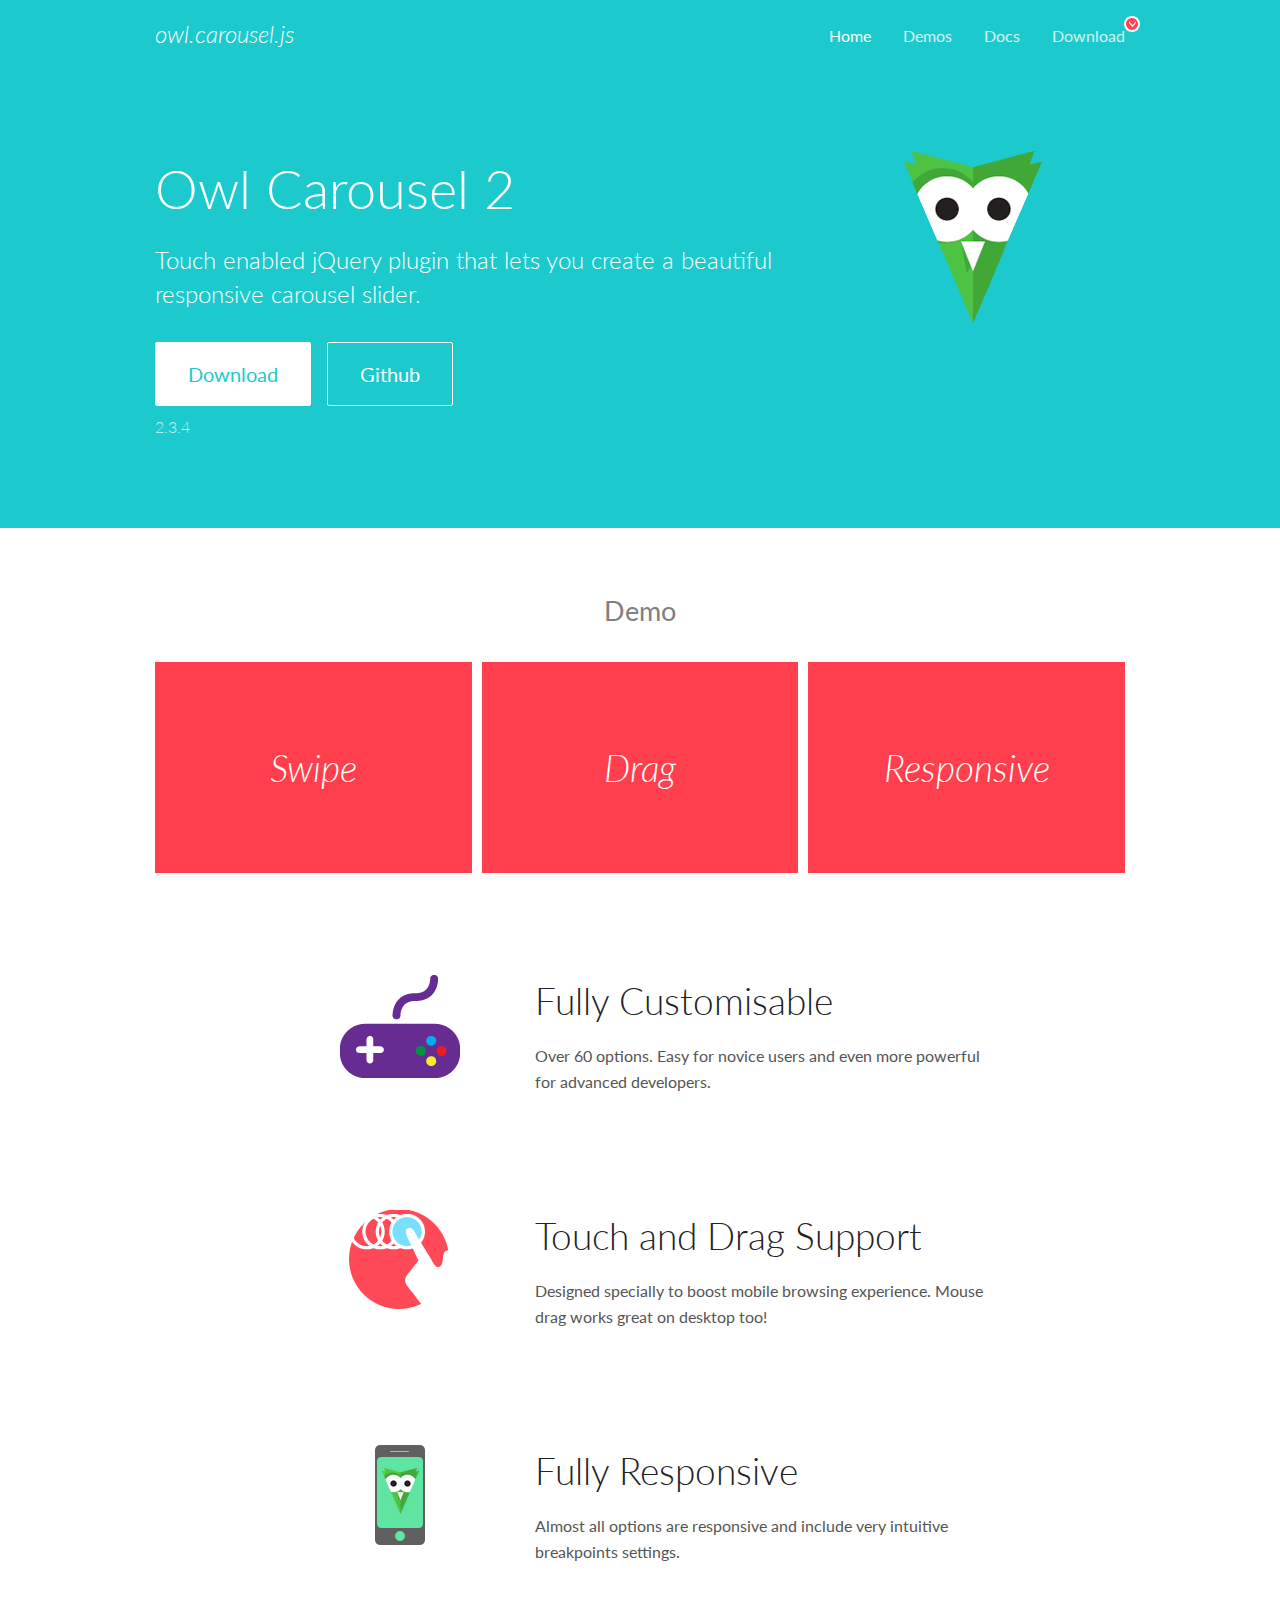
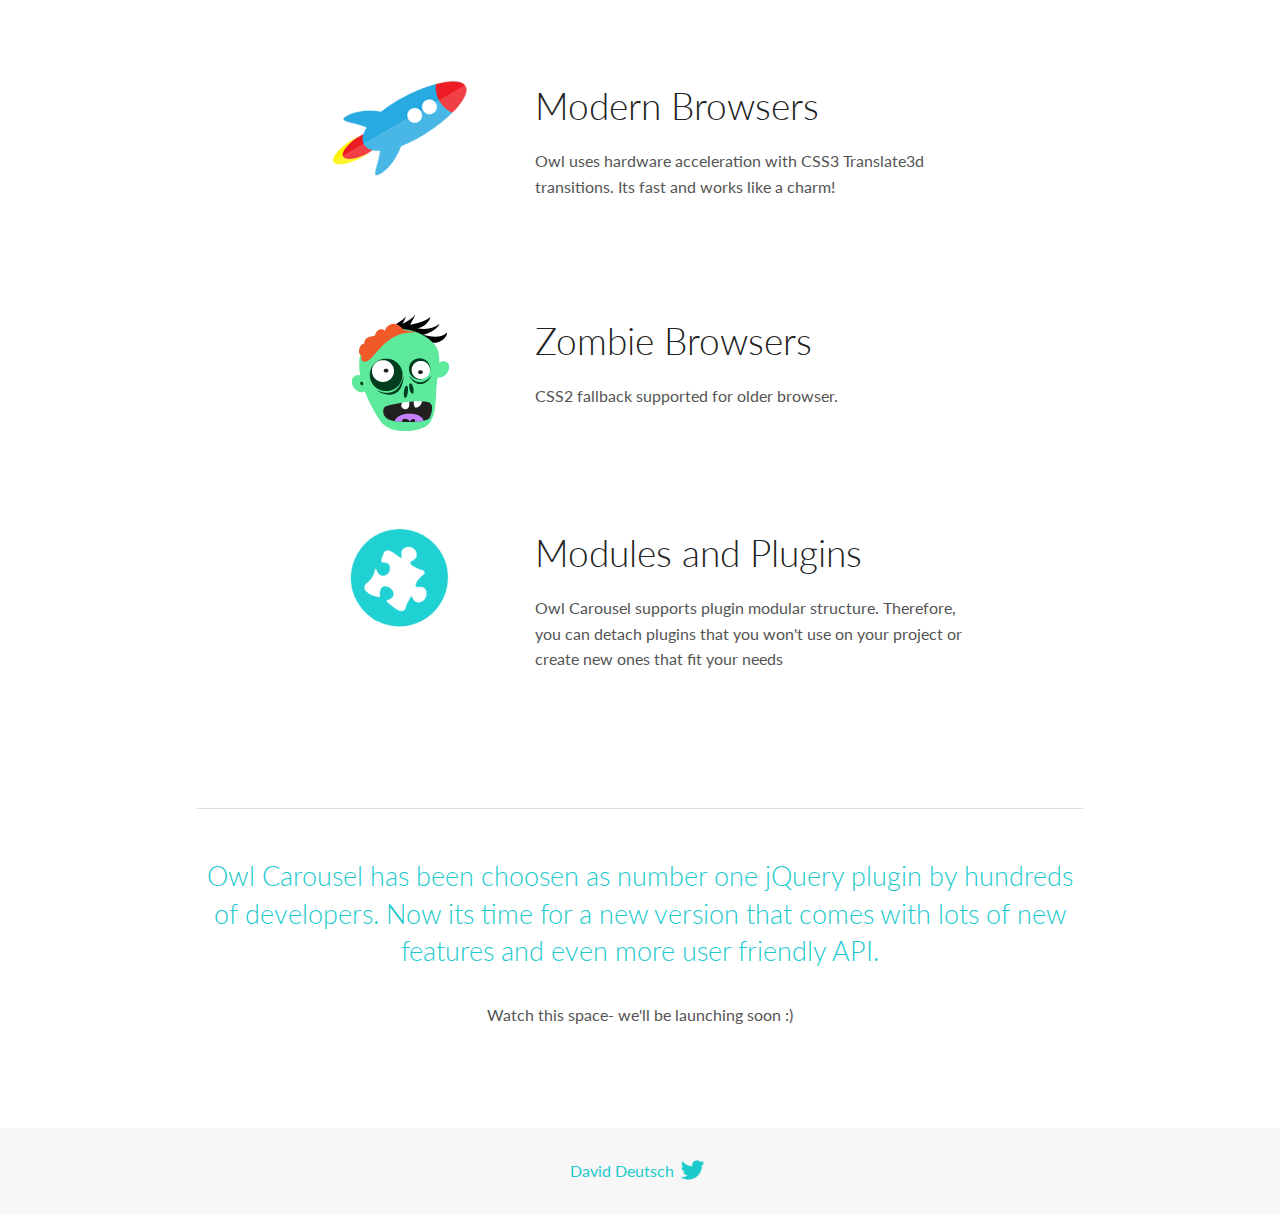
<file: OwlCarousel2-2.3.4/docs/index.html>
<!DOCTYPE html>
<html lang="en">
  <head>

    <!-- head -->
    <meta charset="utf-8">
    <meta name="msapplication-tap-highlight" content="no" />
    <meta name="viewport" content="width=device-width, initial-scale=1.0" />
    <meta name="description" content="Touch enabled jQuery plugin that lets you create beautiful responsive carousel slider.">
    <meta name="author" content="David Deutsch">
    <title>
      Home | Owl Carousel | 2.3.4
    </title>

    <!-- Stylesheets -->
    <link href='https://fonts.googleapis.com/css?family=Lato:300,400,700,400italic,300italic' rel='stylesheet' type='text/css'>
    <link rel="stylesheet" href="assets/css/docs.theme.min.css">

    <!-- Owl Stylesheets -->
    <link rel="stylesheet" href="assets/owlcarousel/assets/owl.carousel.min.css">
    <link rel="stylesheet" href="assets/owlcarousel/assets/owl.theme.default.min.css">

    <!-- HTML5 shim and Respond.js IE8 support of HTML5 elements and media queries -->

    <!--[if lt IE 9]>
      <script src="https://oss.maxcdn.com/libs/html5shiv/3.7.0/html5shiv.js"></script>
      <script src="https://oss.maxcdn.com/libs/respond.js/1.3.0/respond.min.js"></script>
    <![endif]-->

    <!-- Favicons -->
    <link rel="apple-touch-icon-precomposed" sizes="144x144" href="assets/ico/apple-touch-icon-144-precomposed.png">
    <link rel="shortcut icon" href="assets/ico/favicon.png">
    <link rel="shortcut icon" href="favicon.ico">

    <!-- Yeah i know js should not be in header. Its required for demos.-->

    <!-- javascript -->
    <script src="assets/vendors/jquery.min.js"></script>
    <script src="assets/owlcarousel/owl.carousel.js"></script>
  </head>
  <body>

    <!-- header -->
    <header class="header">
      <div class="row">
        <div class="large-12 columns">
          <div class="brand left">
            <h3>
              <a href="/OwlCarousel2/">owl.carousel.js</a> 
            </h3>
          </div>
          <a id="toggle-nav" class="right">
            <span></span> <span></span> <span></span> 
          </a> 
          <div class="nav-bar">
            <ul class="clearfix">
              <li class="active">
                <a href="/OwlCarousel2/index.html">Home</a> 
              </li>
              <li> <a href="/OwlCarousel2/demos/demos.html">Demos</a>  </li>
              <li> <a href="/OwlCarousel2/docs/started-welcome.html">Docs</a>  </li>
              <li>
                <a href="https://github.com/OwlCarousel2/OwlCarousel2/archive/2.3.4.zip">Download</a> 
                <span class="download"></span> 
              </li>
            </ul>
          </div>
        </div>
      </div>
    </header>

    <!-- home panel -->
    <section id="hero">
      <div class="row">
        <div class="large-8 medium-8 columns">
          <h1>Owl Carousel 2</h1>
          <h4>Touch enabled jQuery plugin that lets you create a beautiful responsive carousel slider.</h4>
          <a href="https://github.com/OwlCarousel2/OwlCarousel2/archive/2.3.4.zip" class="hero-button">Download</a> 
          <a href="https://github.com/OwlCarousel2/OwlCarousel2" class="hero-button outline">Github</a> 
          <p>2.3.4</p>
        </div>
        <div class="large-4 medium-4 columns">
          <img class="owl-logo" src="assets/img/owl-logo.png" alt="mr. Owl">
        </div>
      </div>
    </section>

    <!-- body -->
    <div class="home-demo">
      <div class="row">
        <div class="large-12 columns">
          <h3>Demo</h3>
          <div class="owl-carousel">
            <div class="item">
              <h2>Swipe</h2>
            </div>
            <div class="item">
              <h2>Drag</h2>
            </div>
            <div class="item">
              <h2>Responsive</h2>
            </div>
            <div class="item">
              <h2>CSS3</h2>
            </div>
            <div class="item">
              <h2>Fast</h2>
            </div>
            <div class="item">
              <h2>Easy</h2>
            </div>
            <div class="item">
              <h2>Free</h2>
            </div>
            <div class="item">
              <h2>Upgradable</h2>
            </div>
            <div class="item">
              <h2>Tons of options</h2>
            </div>
            <div class="item">
              <h2>Infinity</h2>
            </div>
            <div class="item">
              <h2>Auto Width</h2>
            </div>
          </div>
        </div>
      </div>
    </div>
    <script>
      var owl = $('.owl-carousel');
      owl.owlCarousel({
        margin: 10,
        loop: true,
        responsive: {
          0: {
            items: 1
          },
          600: {
            items: 2
          },
          1000: {
            items: 3
          }
        }
      })
    </script>

    <!-- features -->
    <div id="features">
      <div class="row">
        <div class="small-12 medium-9 small-centered columns">
          <section class="row feature">
            <div class="medium-4 small-12 columns">
              <img src="assets/img/feature-options.png" alt="">
            </div>
            <div class="medium-8 small-12 columns">
              <h2>Fully Customisable</h2>
              <p>Over 60 options. Easy for novice users and even more powerful for advanced developers.</p>
            </div>
          </section>
          <section class="row feature">
            <div class="medium-4 small-12 columns">
              <img src="assets/img/feature-drag.png" alt="">
            </div>
            <div class="medium-8 small-12 columns">
              <h2>Touch and Drag Support</h2>
              <p>Designed specially to boost mobile browsing experience. Mouse drag works great on desktop too!</p>
            </div>
          </section>
          <section class="row feature">
            <div class="medium-4 small-12 columns">
              <img src="assets/img/feature-responsive.png" alt="">
            </div>
            <div class="medium-8 small-12 columns">
              <h2>Fully Responsive</h2>
              <p>Almost all options are responsive and include very intuitive breakpoints settings.</p>
            </div>
          </section>
          <section class="row feature">
            <div class="medium-4 small-12 columns">
              <img src="assets/img/feature-modern.png" alt="">
            </div>
            <div class="medium-8 small-12 columns">
              <h2>Modern Browsers</h2>
              <p>Owl uses hardware acceleration with CSS3 Translate3d transitions. Its fast and works like a charm! </p>
            </div>
          </section>
          <section class="row feature">
            <div class="medium-4 small-12 columns">
              <img src="assets/img/feature-zombie.png" alt="">
            </div>
            <div class="medium-8 small-12 columns">
              <h2>Zombie Browsers</h2>
              <p>CSS2 fallback supported for older browser.</p>
            </div>
          </section>
          <section class="row feature">
            <div class="medium-4 small-12 columns">
              <img src="assets/img/feature-module.png" alt="">
            </div>
            <div class="medium-8 small-12 columns">
              <h2>Modules and Plugins</h2>
              <p>Owl Carousel supports plugin modular structure. Therefore, you can detach plugins that you won&#x27;t use on your project or create new ones that fit your needs</p>
            </div>
          </section>
        </div>
      </div>
    </div>

    <!-- footer -->
    <section id="teaser-text">
      <div class="row">
        <div class="small-12 medium-11 small-centered columns">
          <hr>
          <h3 id="owl-carousel-has-been-choosen-as-number-one-jquery-plugin-by-hundreds-of-developers-now-its-time-for-a-new-version-that-comes-with-lots-of-new-features-and-even-more-user-friendly-api-">Owl Carousel has been choosen as number one jQuery plugin by hundreds of developers. Now its time for a new version that comes with lots of new features and even more user friendly API.</h3>
          <p>Watch this space- we&#39;ll be launching soon :)</p>
        </div>
      </div>
    </section>

    <!-- footer -->
    <footer class="footer">
      <div class="row">
        <div class="large-12 columns">
          <h5>
            <a href="/OwlCarousel2/docs/support-contact.html">David Deutsch</a> 
            <a id="custom-tweet-button" href="https://twitter.com/share?url=https://github.com/OwlCarousel2/OwlCarousel2&text=Owl Carousel - This is so awesome! " target="_blank"></a> 
          </h5>
        </div>
      </div>
    </footer>

    <!-- vendors -->
    <script src="assets/vendors/highlight.js"></script>
    <script src="assets/js/app.js"></script>
  </body>
</html>
</file>
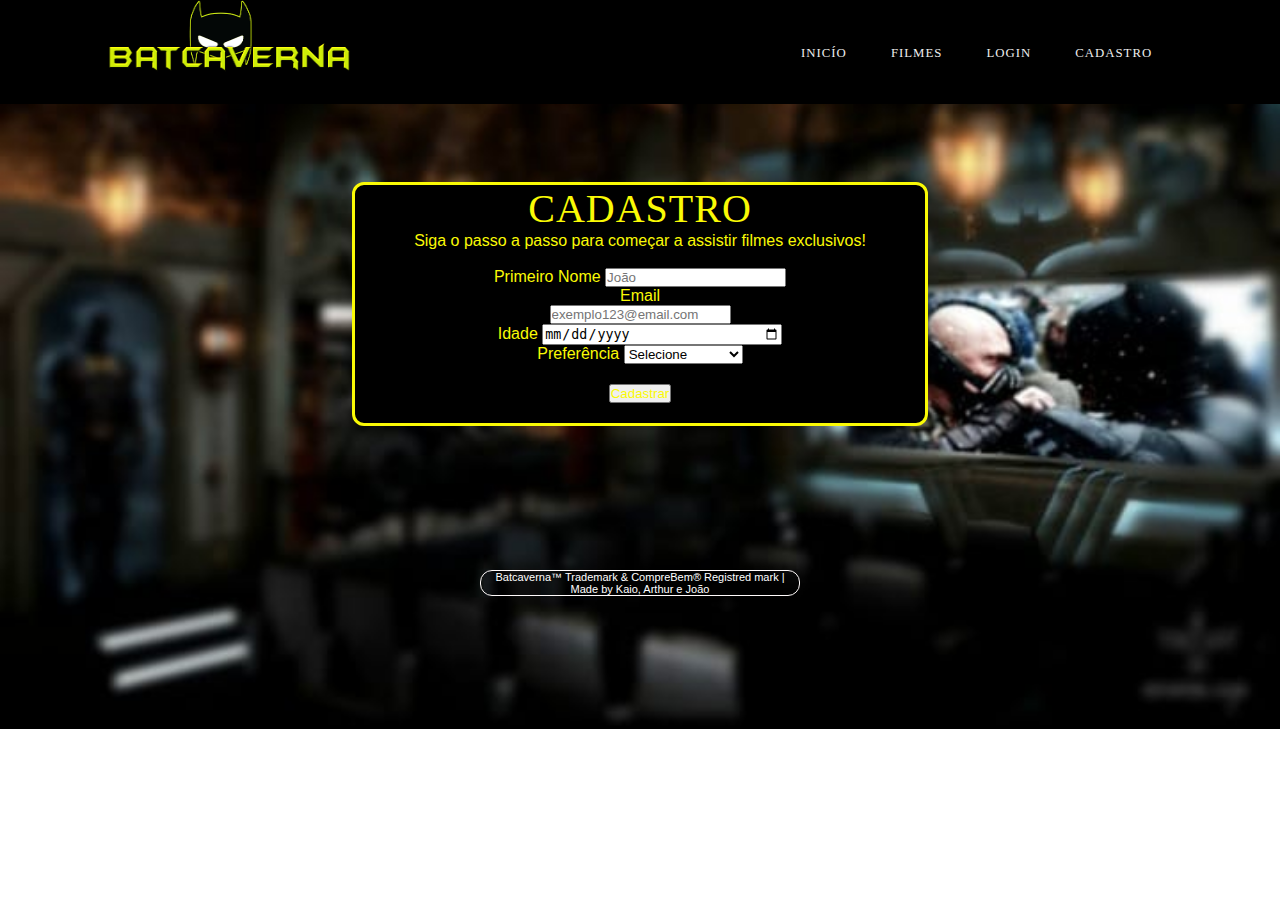
<file: cadastro.html>
<!DOCTYPE html>
<html lang="en">
<head>
    <!-- CSS only -->
<link href="https://cdn.jsdelivr.net/npm/bootstrap@5.1.3/dist/css/bootstrap.min.css" 
rel="stylesheet" integrity="sha384-1BmE4kWBq78iYhFldvKuhfTAU6auU8tT94WrHftjDbrCEXSU1oBoqyl2QvZ6jIW3" crossorigin="anonymous">
<!-- JavaScript Bundle with Popper -->
<script src="https://cdn.jsdelivr.net/npm/bootstrap@5.1.3/dist/js/bootstrap.bundle.min.js"
 integrity="sha384-ka7Sk0Gln4gmtz2MlQnikT1wXgYsOg+OMhuP+IlRH9sENBO0LRn5q+8nbTov4+1p" crossorigin="anonymous"></script>
 <link rel="stylesheet" type="text/css" href="stylecadastro.css">
 <link rel="icon" type="imagem/ico" href="iconbat.ico" />
    <meta charset="UTF-8">
    <meta http-equiv="X-UA-Compatible" content="IE=edge">
    <meta name="viewport" content="width=device-width, initial-scale=1.0">
    <title>Cadastro - BatCaverna</title>
</head>
<body>
  <header>
    <div class="container">
      <nav>
        
          <a href="index.html" class="logo">
            <img src="batcaver.png" />
          </a>

          <input type="checkbox" class="menu-btn" id="menu-btn" />
          <label class="menu-icon" for="menu-btn">
              <span class="nav-icon"></span>
          </label>

          
          <ul class="menu">
              <li><a href="index.html">Inicío</a></li>
              <li><a href="filmes.html">Filmes</a></li>
              <li><a href="login.html">Login</a></li>
              <li><a href="cadastro.html">Cadastro</a></li>
          </ul>

        </nav>
    </div>
</header>
    <br><br><br><br><br><br><br><br><br>

    <center><div class="hero02"><h1>Cadastro</h1>Siga o passo a passo para começar a assistir filmes exclusivos!<br><br>
        <form class="row g-3"><center>
            <div class="col-md-4">
              <label for="validationDefault01" class="form-label">Primeiro Nome</label>
              <input type="text" class="form-control" placeholder="João" id="validationDefault01" value="" name="needs-validation" required>
            </div>
            <div class="col-md-4">
              <label for="validationDefaultUsername" class="form-label">Email</label>
              <div class="input-group">
                <input type="text" class="form-control" id="validationDefaultUsername" placeholder="exemplo123@email.com" name="needs-validation"  aria-describedby="inputGroupPrepend2" required>
              </div>
            </div>

            <div class="col-md-6">
              <label for="validationDefault03" class="form-label">Idade</label>
              <input type="date" class="form-control" name="needs-validation" size="5" id="validationDefault03" required>
            </div>

            <div class="col-md-3">
              <label for="validationDefault04" class="form-label">Preferência</label>
              <select class="form-select" id="validationDefault04" name="needs-validation" required>
                <option selected disabled value="">Selecione</option>
                <option>Ambos</option>
                <option>Marvel Universe</option>
                <option>Dc Universe</option>
              </select>
            </div>
          </center>

          
            <div class="col-12">
              <button class="btn btn-outline-warning" type="submit">Cadastrar</button>
            </div>
        
          </form>
        
    </div>
    <br><br><br><br><br><br><br><br>
        <center><div class="hero01">Batcaverna™ Trademark & CompreBem® Registred mark | Made by Kaio, Arthur e João</div></center>


</body>
</html>
</file>
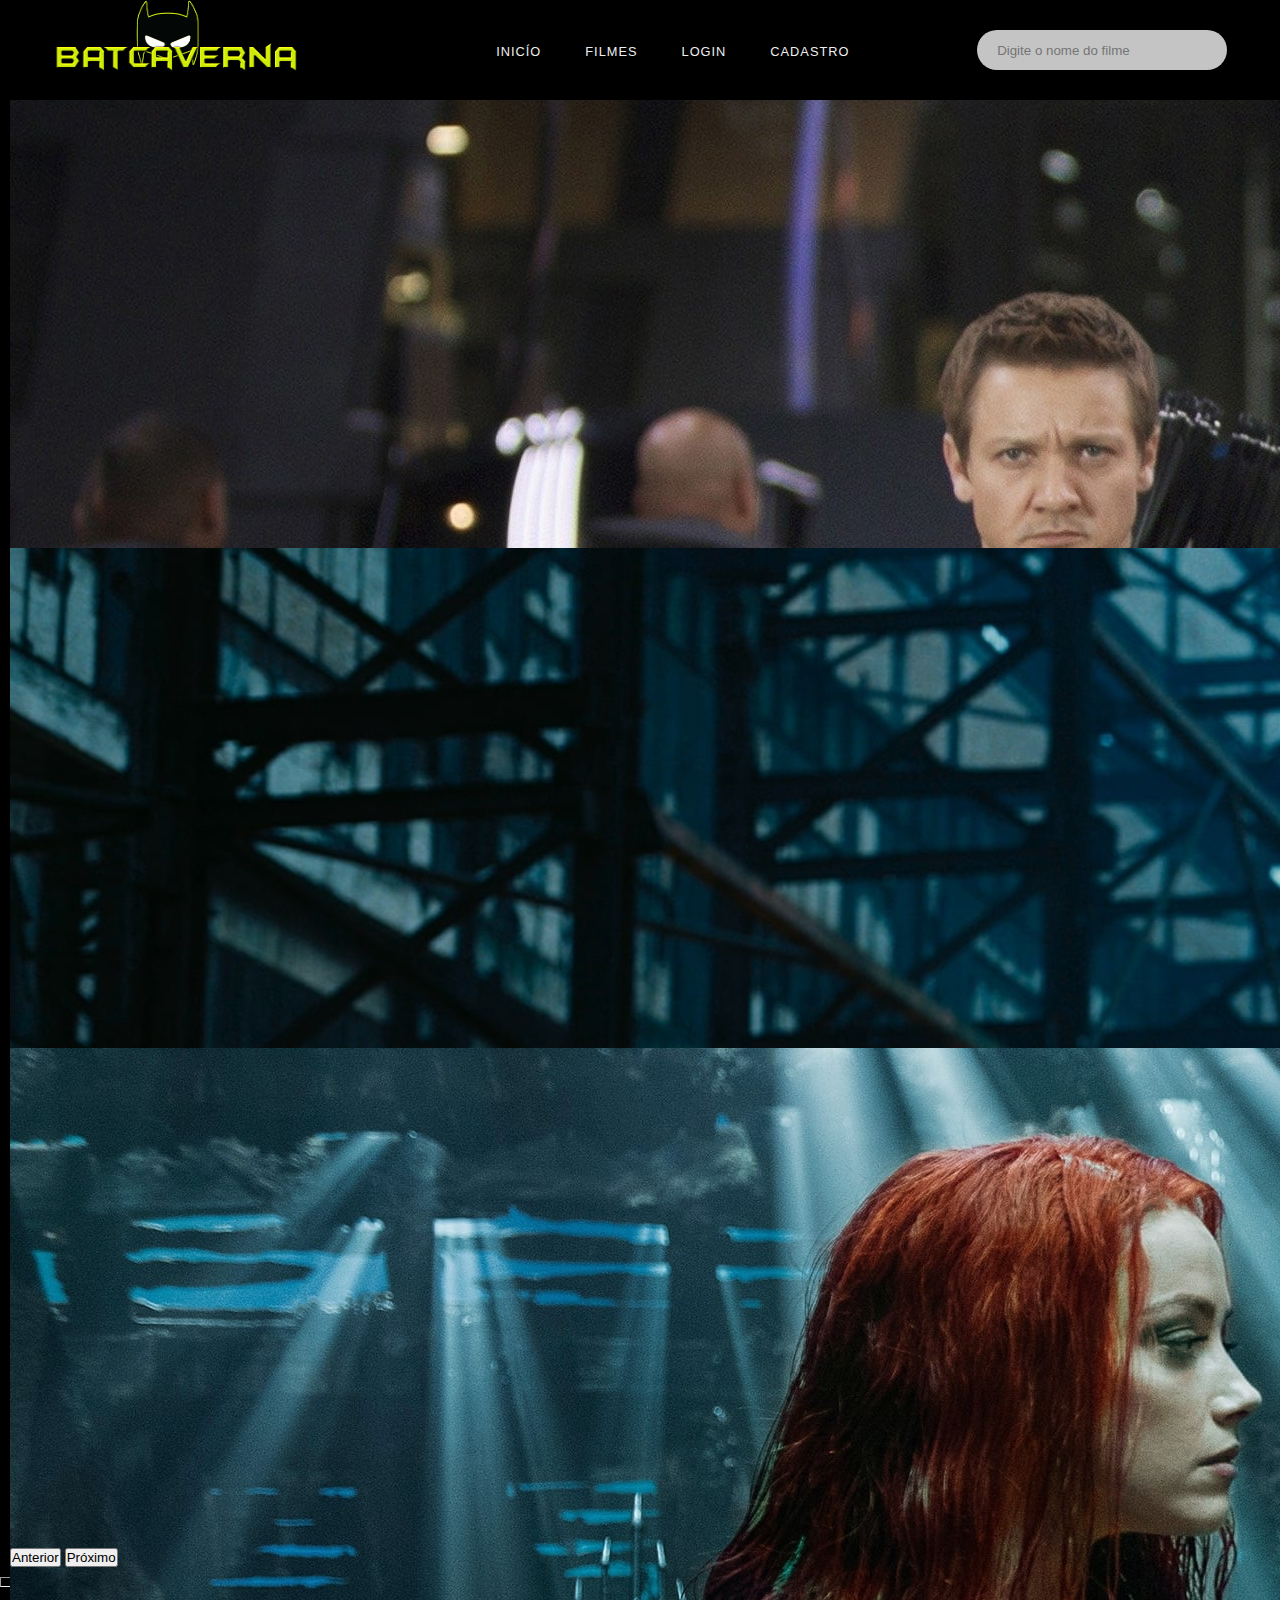
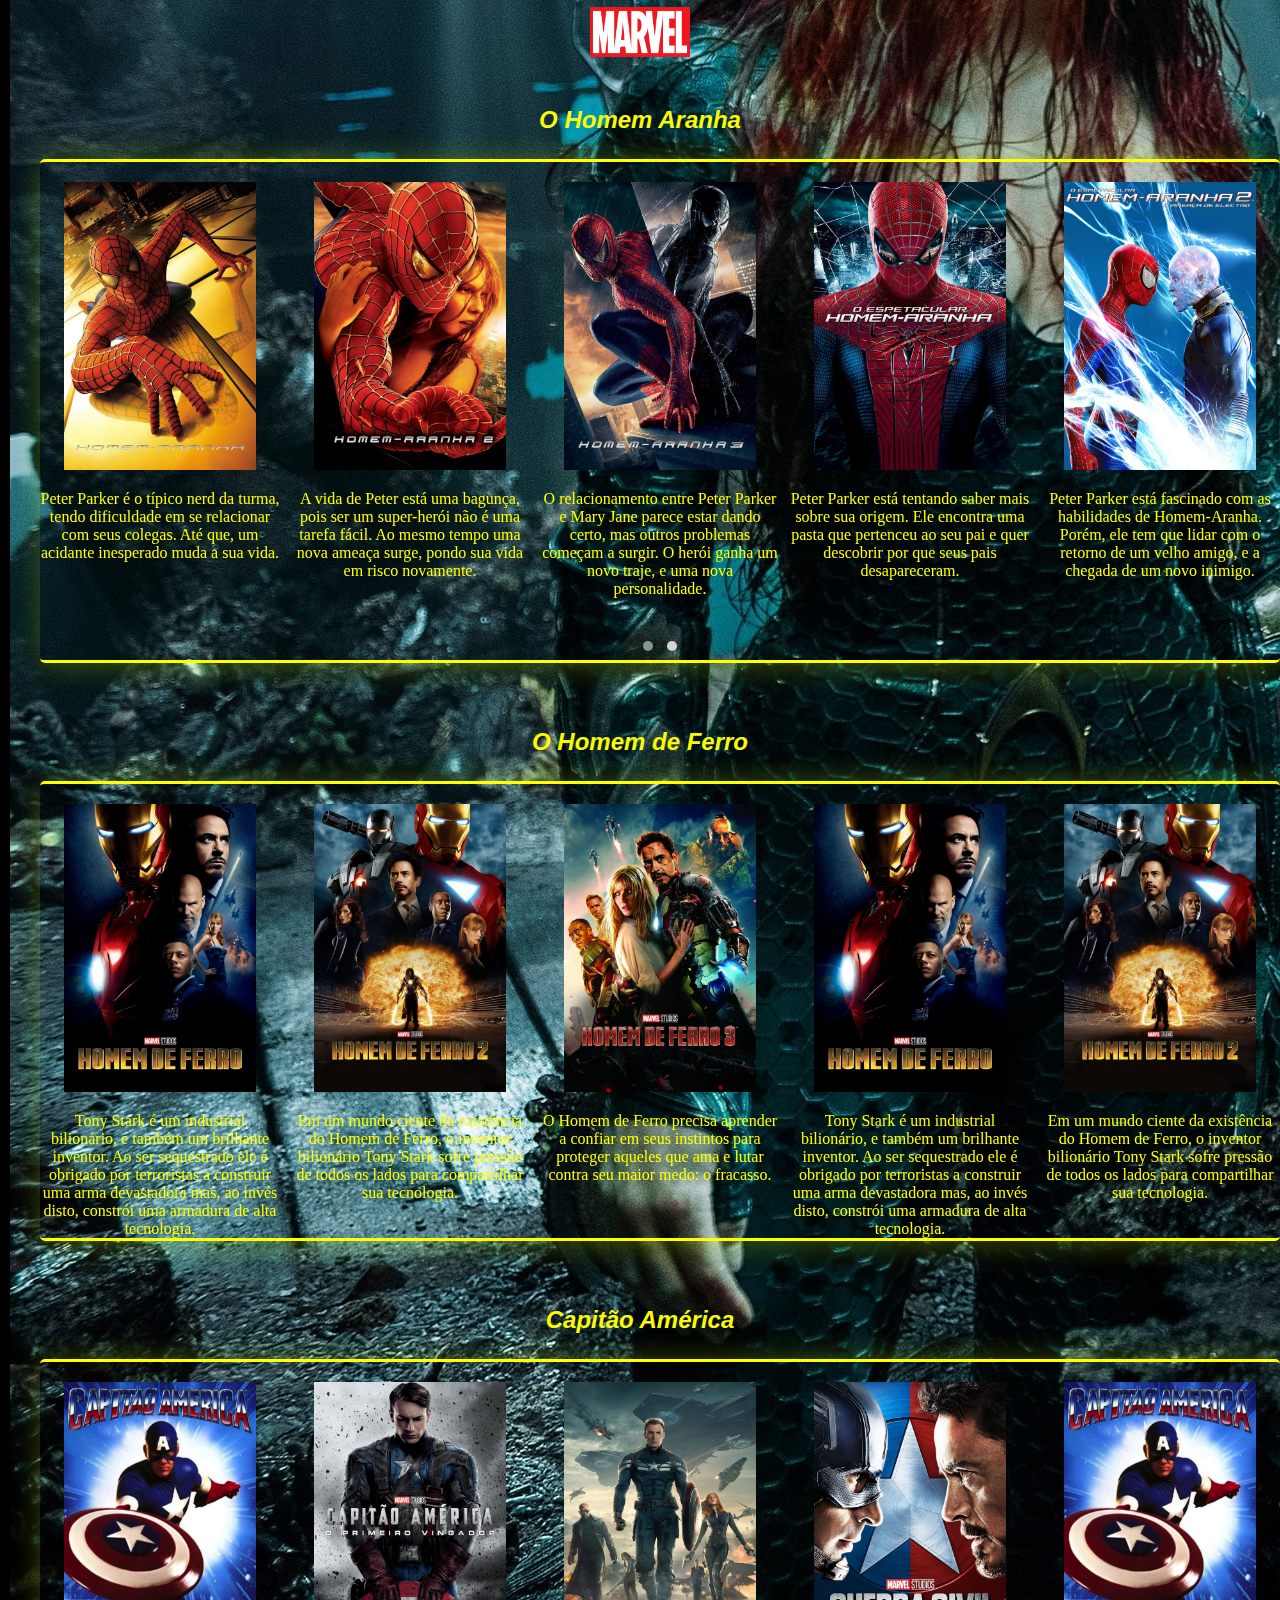
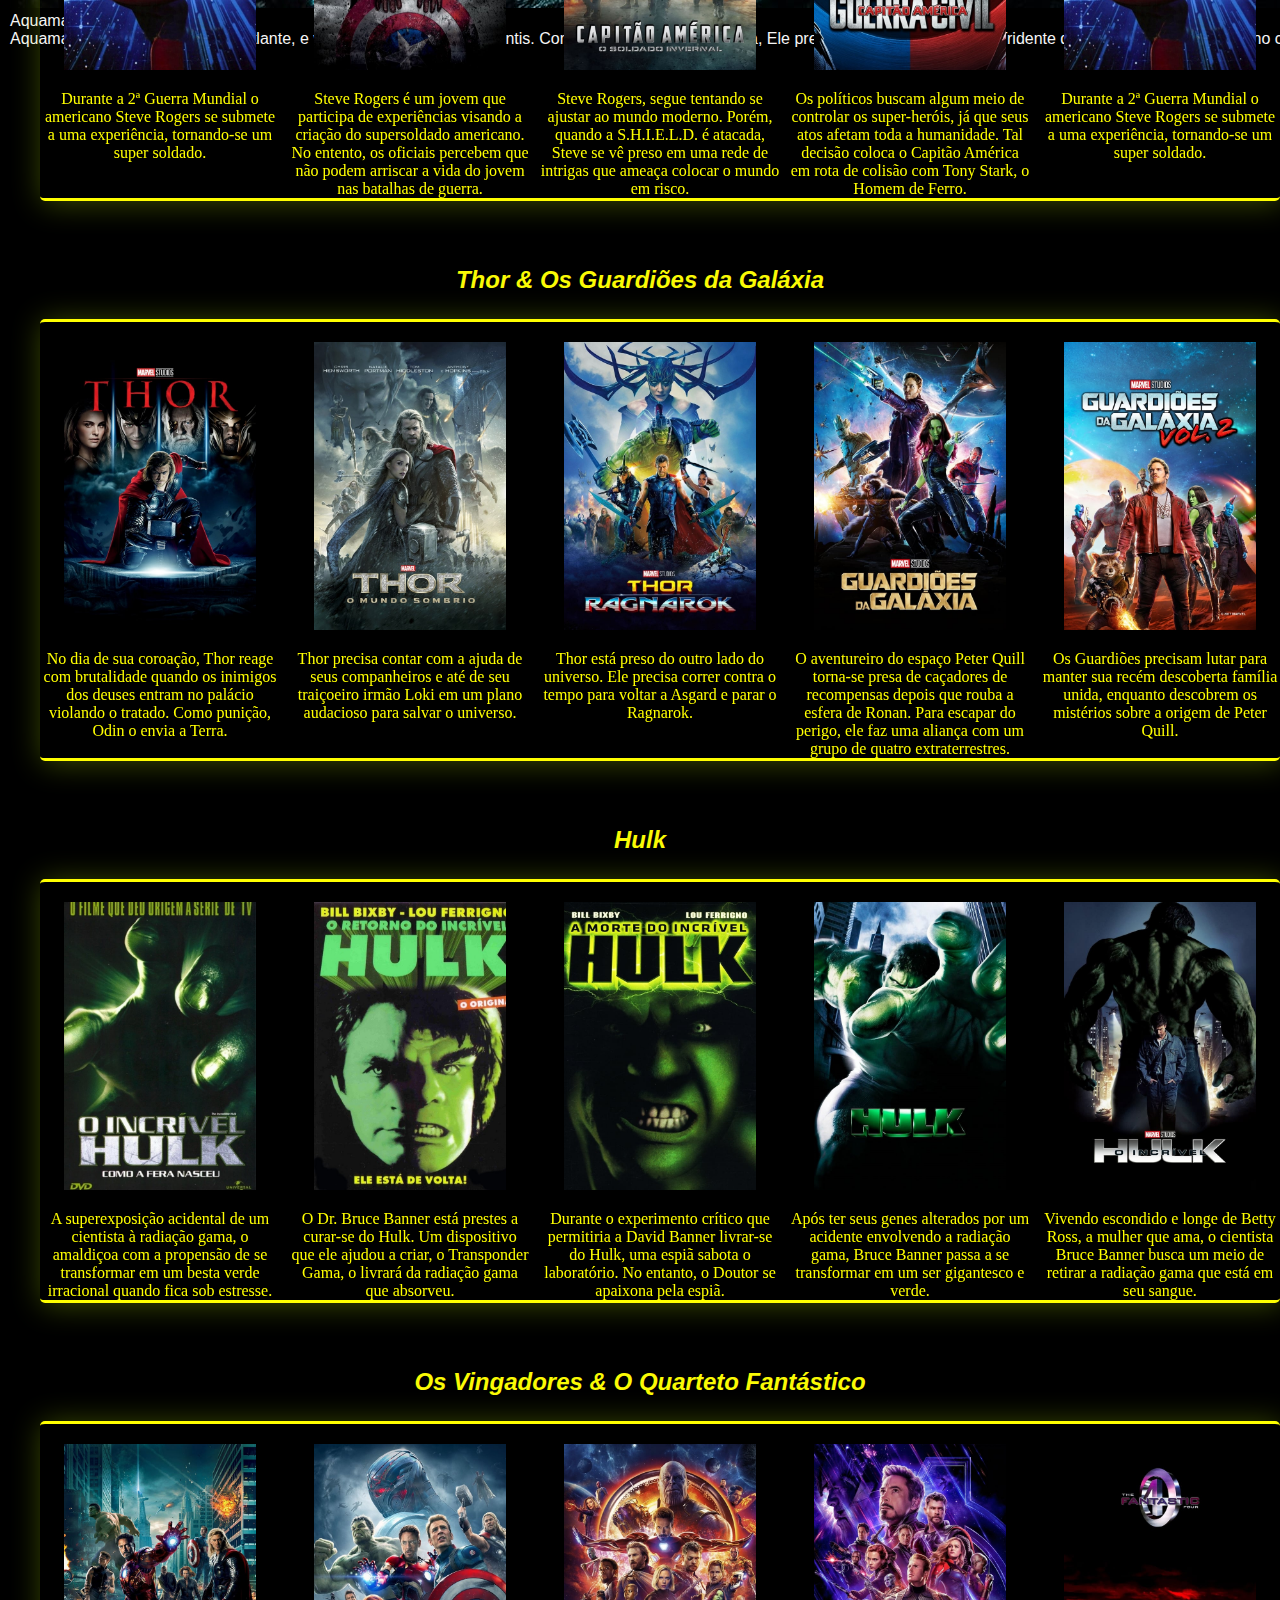
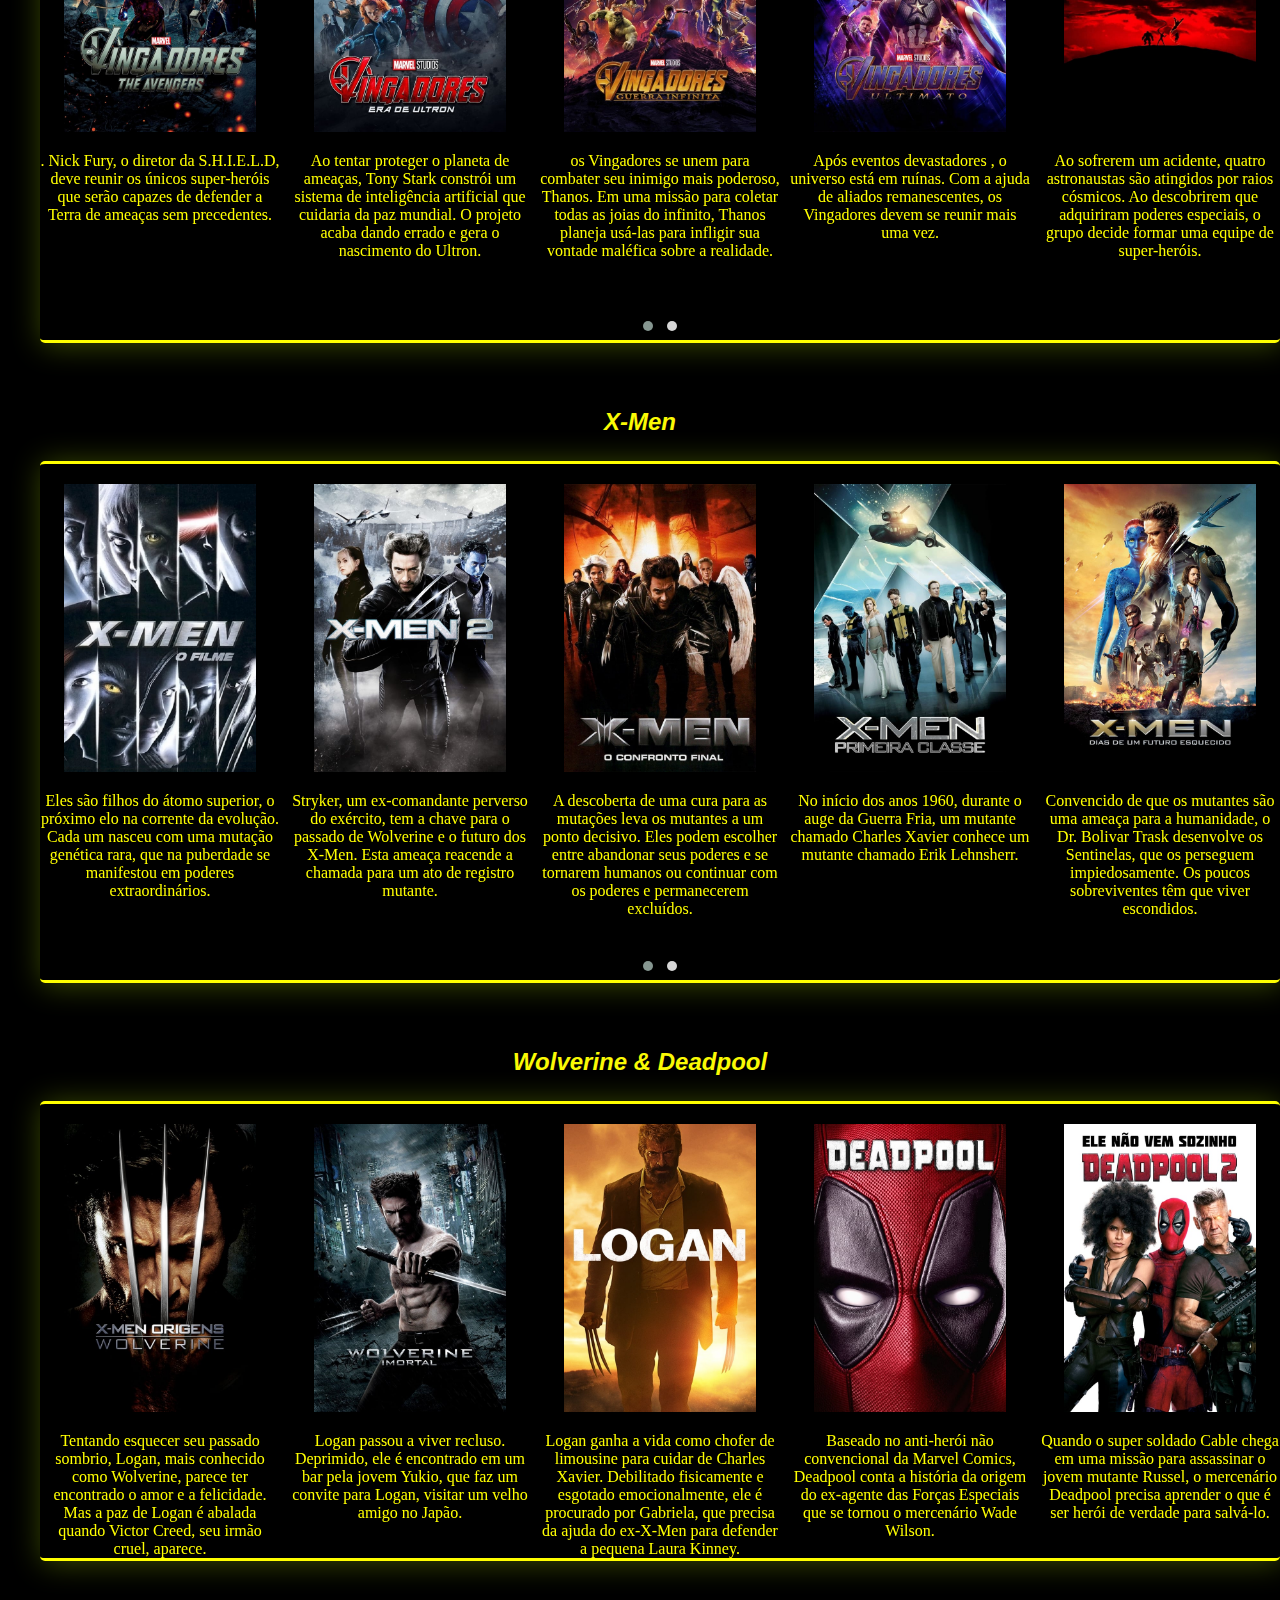
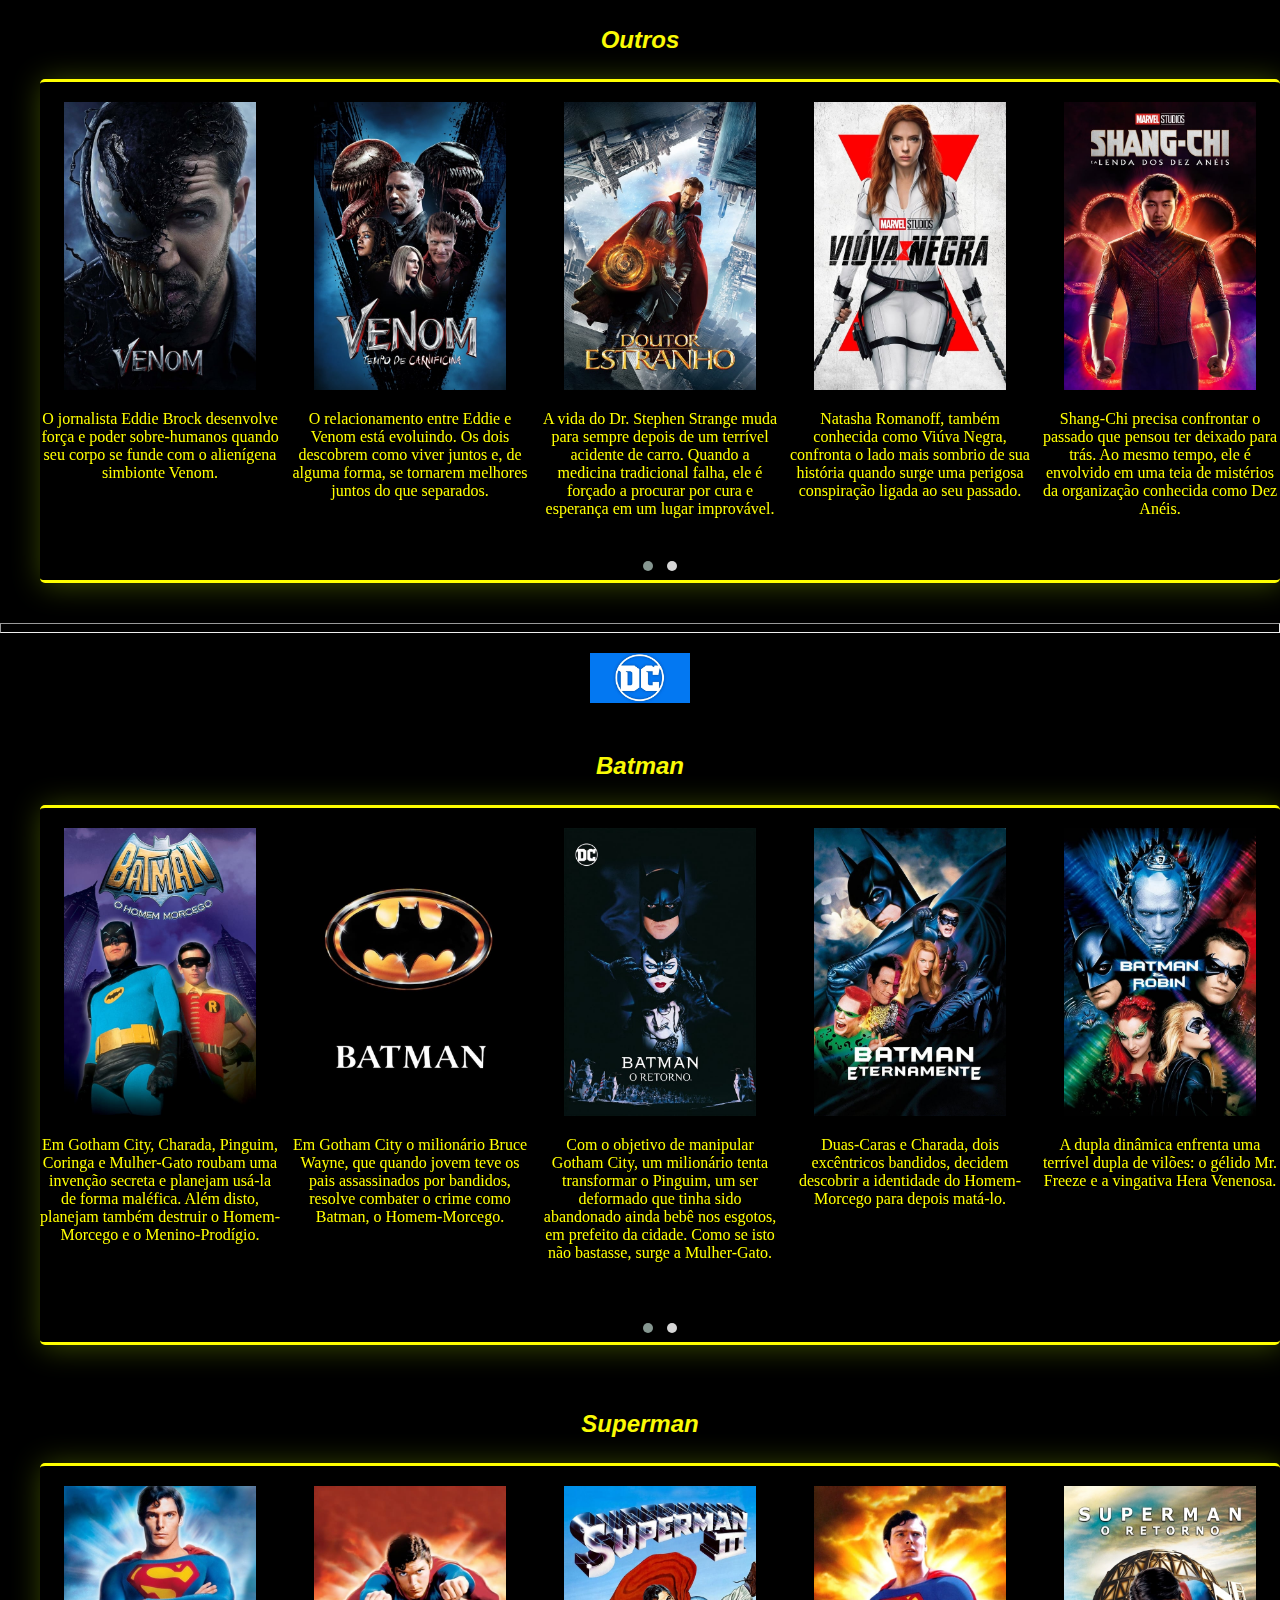
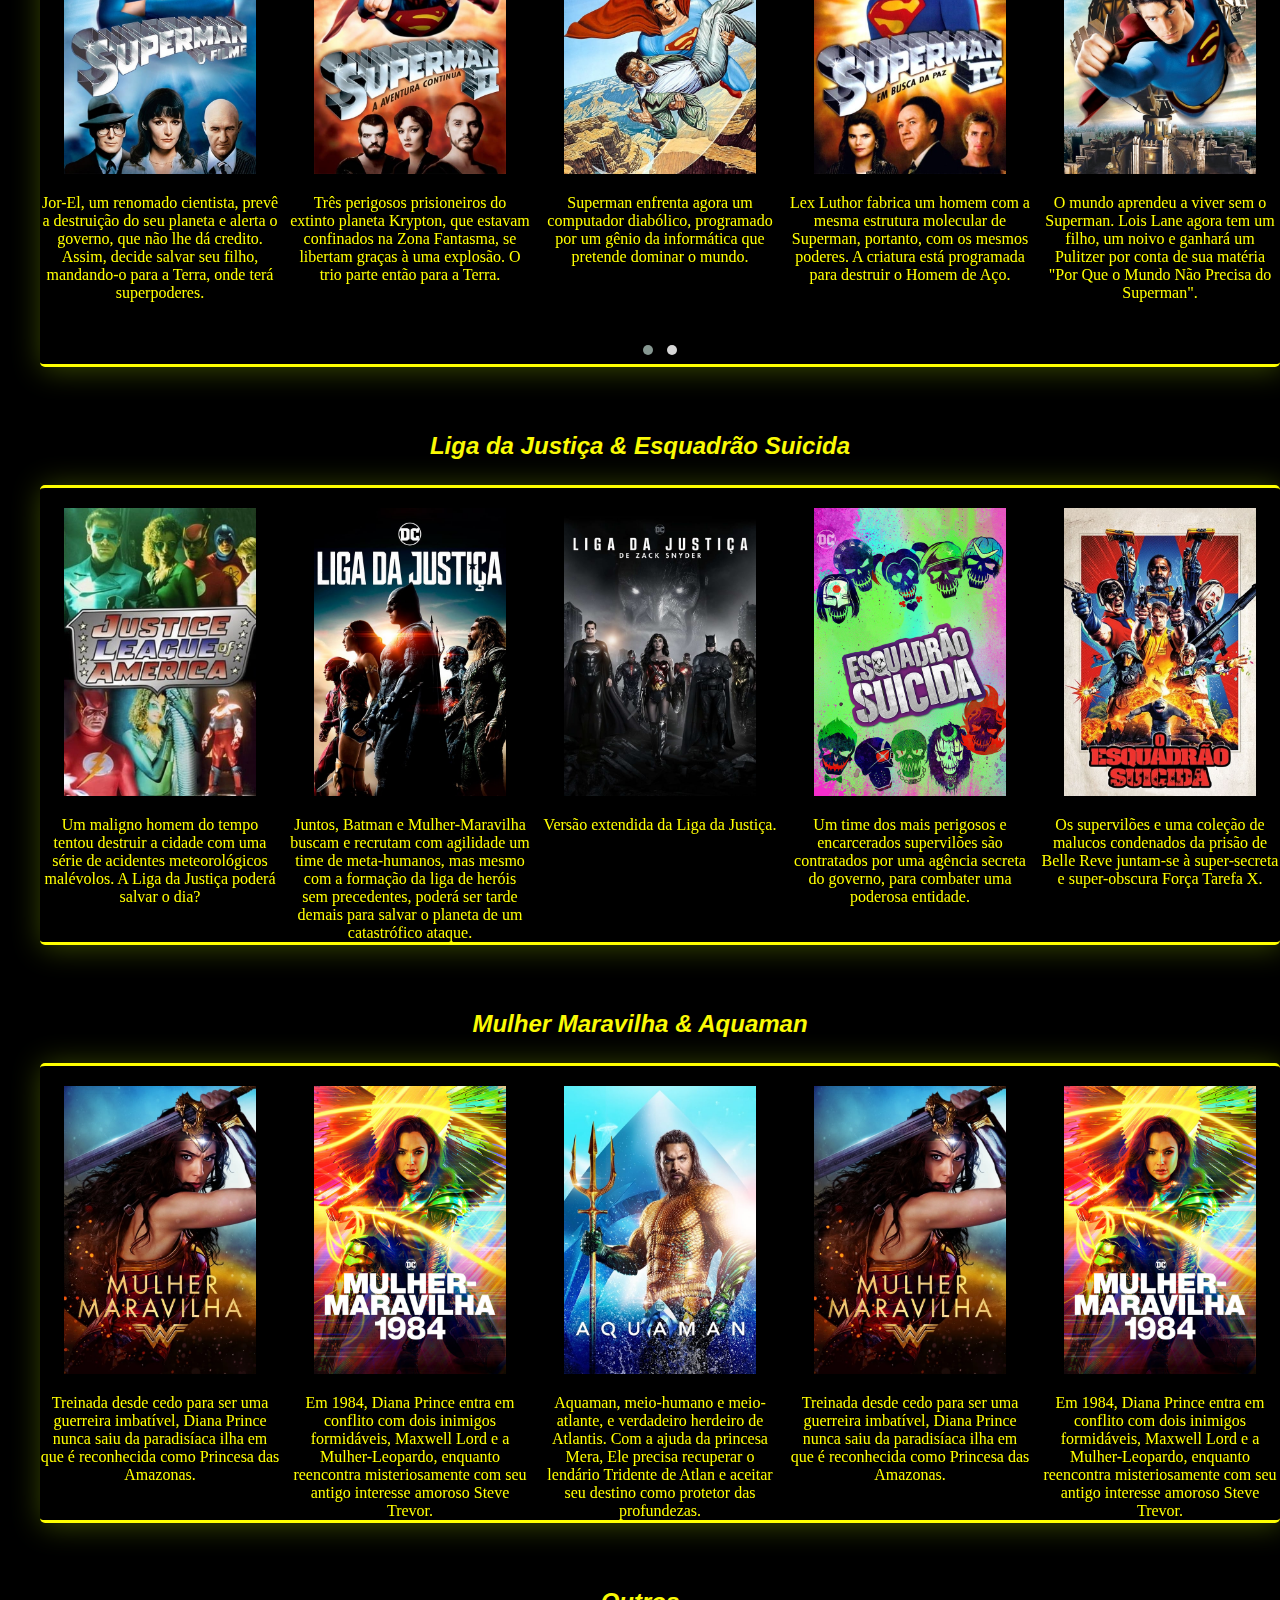
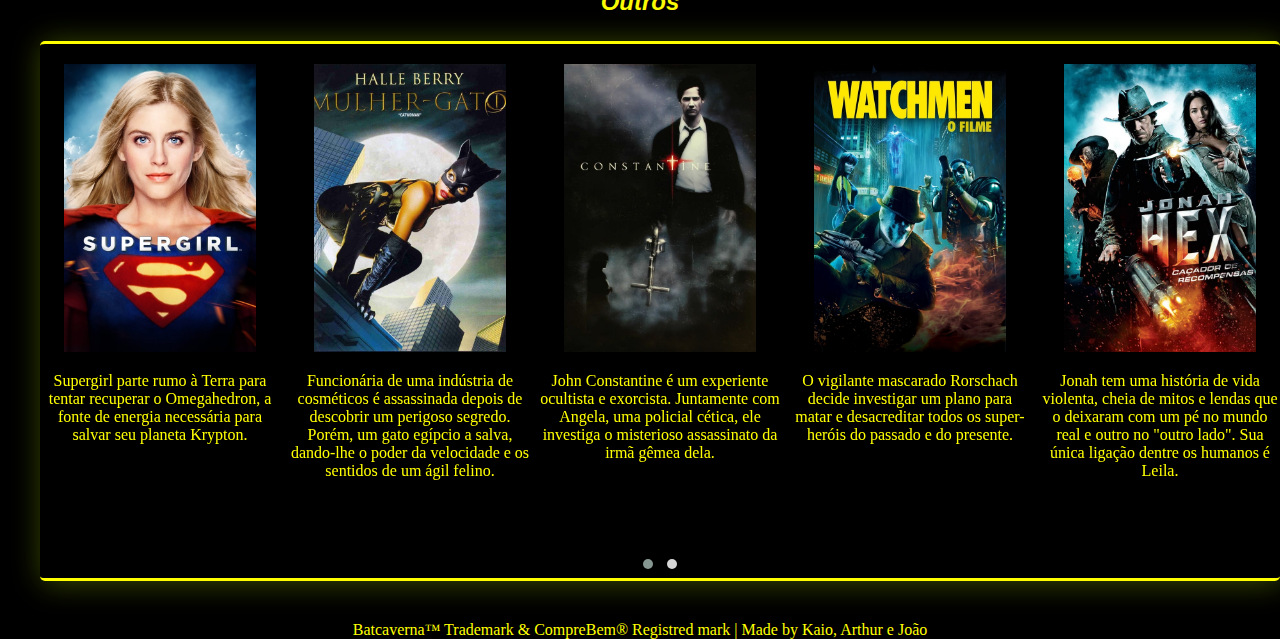
<file: filmes.html>
<!DOCTYPE html>
<html lang="en">
<head>
    <link href="https://cdn.jsdelivr.net/npm/bootstrap@5.1.3/dist/css/bootstrap.min.css" rel="stylesheet" 
    integrity="sha384-1BmE4kWBq78iYhFldvKuhfTAU6auU8tT94WrHftjDbrCEXSU1oBoqyl2QvZ6jIW3" crossorigin="anonymous">
    <script src="https://cdn.jsdelivr.net/npm/bootstrap@5.1.3/dist/js/bootstrap.bundle.min.js" 
    integrity="sha384-ka7Sk0Gln4gmtz2MlQnikT1wXgYsOg+OMhuP+IlRH9sENBO0LRn5q+8nbTov4+1p" crossorigin="anonymous"></script>
    <link rel="stylesheet" href="style.css">
    <link rel="stylesheet" href="owl.carousel.min.css">
    <link rel="stylesheet" href="owl.theme.default.min.css">
    <link rel="icon" type="imagem/ico" href="iconbat.ico" />
    <meta charset="UTF-8">
    <meta http-equiv="X-UA-Compatible" content="IE=edge">
    <meta name="viewport" content="width=device-width, initial-scale=1.0">
    <title>Filmes</title>
</head>
<body>
    <header>
        <div class="container">
        <nav>
        
          <a href="index.html" class="logo">
            <img src="batcaver.png" />
          </a>

          <input type="checkbox" class="menu-btn" id="menu-btn" />
          <label class="menu-icon" for="menu-btn">
              <span class="nav-icon"></span>
          </label>

          
          <ul class="menu">
              <li><a href="index.html">Inicío</a></li>
              <li><a href="filmes.html">Filmes</a></li>
              <li><a href="login.html">Login</a></li>
              <li><a href="cadastro.html">Cadastro</a></li>
          </ul>

          
          <div class="buscar">
              <input type="text" placeholder="Digite o nome do filme" />
              <!--Icone de pesquisa-->
              <i class="fas fa-search"></i>
          </div>
        </nav>
        </div>
    </header>

     
    <main>
      <div id="carouselExampleCaptions" class="carousel slide" data-bs-ride="carousel">
        <div class="carousel-indicators">
          <button type="button" data-bs-target="#carouselExampleCaptions" data-bs-slide-to="0" class="active" aria-current="true" aria-label="Slide 1"></button>
          <button type="button" data-bs-target="#carouselExampleCaptions" data-bs-slide-to="1" aria-label="Slide 2"></button>
          <button type="button" data-bs-target="#carouselExampleCaptions" data-bs-slide-to="2" aria-label="Slide 3"></button>
        </div>
        <div class="carousel-inner">
          <div class="carousel-item active">
            <img src="post.jpg" class="d-block w-100" alt="...">
            <div class="carousel-caption d-none d-md-block">
              <h4 class="inf">Os Vingadores</h4>
              <p class="inf"> Nick Fury, o diretor da S.H.I.E.L.D, deve reunir os únicos super-heróis 
                              que serão capazes de defender a Terra de ameaças sem precedentes.</p>
            </div>
          </div>
          <div class="carousel-item">
            <img src="post2.jpg" class="d-block w-100" alt="...">
            <div class="carousel-caption d-none d-md-block">
              <h4 class="inf">Batman: O Cavaleiro das Trevas</h4>
              <p class="inf">Com o surgimento do Batman, os criminosos de Gotham City têm muito o que temer. 
                             Com a ajuda do tenente James Gordon e do promotor público Harvey Dent, Batman luta contra o crime organizado.</p>
            </div>
          </div>
          <div class="carousel-item">
            <img src="post3.jpg" class="d-block w-100" alt="...">
            <div class="carousel-caption d-none d-md-block">
    
              <h4 class="inf">Aquaman</h4>
              <p class="inf">Aquaman, meio-humano e meio-atlante, e verdadeiro herdeiro de Atlantis. Com a ajuda da princesa Mera, 
                             Ele precisa recuperar o lendário Tridente de Atlan e aceitar seu destino como protetor das profundezas.</p>
            
            </div>
          </div>
        </div>
        <button class="carousel-control-prev" type="button" data-bs-target="#carouselExampleCaptions" data-bs-slide="prev">
          <span class="carousel-control-prev-icon" aria-hidden="true"></span>
          <span class="visually-hidden">Anterior</span>
        </button>
        <button class="carousel-control-next" type="button" data-bs-target="#carouselExampleCaptions" data-bs-slide="next">
          <span class="carousel-control-next-icon" aria-hidden="true"></span>
          <span class="visually-hidden">Próximo</span>
        </button>
      </div>
        <!-- <div id="carouselExampleControls" class="carousel slide" data-bs-ride="carousel">
            <div class="carousel-inner">
  
              <div class="carousel-item active">
                <img src="post.jpg" class="d-block w-100" alt="...">
                
              </div>
            
              
              <div class="carousel-item">
                <img src="post2.jpg" class="d-block w-100" alt="...">
                
              </div>
            
              <div class="carousel-item">
                <img src="post3.jpg" class="d-block w-100" alt="...">
              </div>  
            </div>
            <button class="carousel-control-prev" type="button" data-bs-target="#carouselExampleControls" data-bs-slide="prev">
              <span class="carousel-control-prev-icon" aria-hidden="true"></span>
              <span class="visually-hidden">Anterior</span>
            </button>
            <button class="carousel-control-next" type="button" data-bs-target="#carouselExampleControls" data-bs-slide="next">
              <span class="carousel-control-next-icon" aria-hidden="true"></span>
              <span class="visually-hidden">Próximo</span>
            </button>
          </div> -->
    </main>
  
<hr class="line">
<center>
    <div class="name">
    <img src="marvel.png" class="mark">
    </div>
</center>

<div class="name">
<center>
  <h2 class="subt"> O Homem Aranha</h2>
  <div class="owl-carousel owl-theme">
    <div class="item">
      <a href=""><img src="imgs/spider1.jpg"></a>
      <p> Peter Parker é o típico nerd da turma, tendo dificuldade em se relacionar com seus colegas. 
        Até que, um acidante inesperado muda a sua vida.</p>
    
    </div>
    <div class="item">
      <a href="#"><img src="imgs/spider2.jpg" alt=""></a>
      <p> A vida de Peter está uma bagunça, pois ser um super-herói não é uma tarefa fácil. 
        Ao mesmo tempo uma nova ameaça surge, pondo sua vida em risco novamente. </p>
    </div>
    <div class="item">
      <a href="#"><img src="imgs/spider3.jpg" alt=""></a>
      <p>O relacionamento entre Peter Parker e Mary Jane parece estar dando certo, mas outros problemas começam a surgir. 
        O herói ganha um novo traje, e uma nova personalidade.</p>
    </div>
    <div class="item">
      <a href="#"><img src="imgs/spider4.jpg" alt=""></a>
      <p>Peter Parker está tentando saber mais sobre sua origem. 
        Ele encontra uma pasta que pertenceu ao seu pai e quer descobrir por que seus pais desapareceram.</p>
    </div>
    <div class="item">
      <a href="#"><img src="imgs/spider41.jpg" alt=""></a>
      <p>Peter Parker está fascinado com as habilidades de Homem-Aranha. 
        Porém, ele tem que lidar com o retorno de um velho amigo, e a chegada de um novo inimigo.</p>
    </div>
    <div class="item">
    <a href="#"><img src="imgs/spider5.jpg" alt=""></a>
    <p>Depois de atuar ao lado dos Vingadores, chegou a hora do pequeno Peter Parker voltar para a sua vida, que já 
      não é mais tão normal.</p>
    </div>
    <div class="item">
    <a href="#"><img src="imgs/spider6.jpg" alt=""></a>
    <p> Convocado para mais uma missão heroica, o Homem-Aranha precisa enfrentar vários vilões que surgem, 
      além de deparar-se com o enigmático Mysterio.</p>
    </div>
    
</div>
</center>
</div>

<div class=" name">
<center>
<h2 class="subt"> O Homem de Ferro</h2>
<div class="owl-carousel owl-theme">
  <div class="item">
  <a href="#"><img src="imgs/iron1.jpg"></a>
  <p>Tony Stark é um industrial bilionário, e também um brilhante inventor. Ao ser sequestrado ele é obrigado por terroristas a construir uma arma devastadora mas, 
    ao invés disto, constrói uma armadura de alta tecnologia.</p>
  </div>
  <div class="item">
  <a href="#"><img src="imgs/iron2.jpg" alt=""></a>
  <p>Em um mundo ciente da existência do Homem de Ferro, o inventor bilionário Tony Stark sofre pressão de todos os lados para compartilhar sua tecnologia.</p>
  </div>
  <div class="item">
  <a href="#"><img src="imgs/iron3.jpg" alt=""></a>
  <p>O Homem de Ferro precisa aprender a confiar em seus instintos para proteger aqueles que ama e lutar contra seu maior medo: o fracasso.</p>
  </div>
    
</div>
</center>
</div>


<div class="name">
<center>
<h2 class="subt"> Capitão América</h2>
<div class="owl-carousel owl-theme">
  <div class="item">
  <a href="#"><img src="imgs/cap1.jpg"></a>
  <p>Durante a 2ª Guerra Mundial o americano Steve Rogers se submete a uma experiência, tornando-se um super soldado.</p>
  </div>
  <div class="item">
  <a href="#"><img src="imgs/cap11.jpg" alt=""></a>
  <p>Steve Rogers é um jovem que participa de experiências visando a criação do supersoldado americano. 
    No entento, os oficiais percebem que não podem arriscar a vida do jovem nas batalhas de guerra.</p>
  </div>
  <div class="item">
  <a href="#"><img src="imgs/cap2.jpg" alt=""></a>
  <p>Steve Rogers, segue tentando se ajustar ao mundo moderno. Porém, quando a S.H.I.E.L.D. é atacada, 
    Steve se vê preso em uma rede de intrigas que ameaça colocar o mundo em risco.</p>
  </div>
  <div class="item">
  <a href="#"><img src="imgs/cap3.jpg" alt=""></a>
  <p>Os políticos buscam algum meio de controlar os super-heróis, já que seus atos afetam toda a humanidade. 
    Tal decisão coloca o Capitão América em rota de colisão com Tony Stark, o Homem de Ferro.</p>
  </div>
    
</div>
</center>
</div>

<div class="name">
  <center>
  <h2 class="subt"> Thor & Os Guardiões da Galáxia</h2>
  <div class="owl-carousel owl-theme">
    <div class="item">
    <a href="#"><img src="imgs/thor1.jpg"></a>
    <p>No dia de sua coroação, Thor reage com brutalidade quando os inimigos dos deuses entram no palácio violando o tratado. 
      Como punição, Odin o envia a Terra.</p>
    </div>
    <div class="item">
    <a href="#"><img src="imgs/thor2.jpg" alt=""></a>
    <p>Thor precisa contar com a ajuda de seus companheiros e até de seu traiçoeiro irmão Loki em um plano audacioso para salvar o universo.</p>
    </div>
    <div class="item">
    <a href="#"><img src="imgs/thor3.jpg" alt=""></a>
    <p>Thor está preso do outro lado do universo. Ele precisa correr contra o tempo para voltar a Asgard e parar o Ragnarok.</p>
    </div>
    <div class="item">
    <a href="#"><img src="imgs/guard1.jpg" alt=""></a>
    <p>O aventureiro do espaço Peter Quill torna-se presa de caçadores de recompensas depois que rouba a esfera de Ronan. 
      Para escapar do perigo, ele faz uma aliança com um grupo de quatro extraterrestres.</p>
    </div>
    <div class="item">
    <a href="#"><img src="imgs/guard2.jpg" alt=""></a>
    <p>Os Guardiões precisam lutar para manter sua recém descoberta família unida, 
      enquanto descobrem os mistérios sobre a origem de Peter Quill.</p>
    </div>
      
  </div>
  </center>
  </div>

  <div class="name">
    <center>
    <h2 class="subt">Hulk</h2>
    <div class="owl-carousel owl-theme">
      <div class="item">
      <a href="#"><img src="imgs/hulk1.jpg"></a>
      <p>A superexposição acidental de um cientista à radiação gama, 
        o amaldiçoa com a propensão de se transformar em um besta verde irracional quando fica sob estresse.</p>
      </div>
      <div class="item">
      <a href="#"><img src="imgs/hulk2.jpg" alt=""></a>
      <p>O Dr. Bruce Banner está prestes a curar-se do Hulk. 
        Um dispositivo que ele ajudou a criar, o Transponder Gama, o livrará da radiação gama que absorveu.</p>
      </div>
      <div class="item">
      <a href="#"><img src="imgs/hulk3.jpg" alt=""></a>
      <p>Durante o experimento crítico que permitiria a David Banner livrar-se do Hulk, uma espiã sabota o laboratório. 
        No entanto, o Doutor se apaixona pela espiã. </p>
      </div>
      <div class="item">
      <a href="#"><img src="imgs/hulk4.jpg" alt=""></a>
      <p>Após ter seus genes alterados por um acidente envolvendo a radiação gama, 
        Bruce Banner passa a se transformar em um ser gigantesco e verde.</p>
      </div>
      <div class="item">
      <a href="#"><img src="imgs/hulk5.jpg"></a>
      <p>Vivendo escondido e longe de Betty Ross, a mulher que ama, 
        o cientista Bruce Banner busca um meio de retirar a radiação gama que está em seu sangue.</p>
      </div>  
    </div>
    </center>
    </div>

    <div class="name">
      <center>
      <h2 class="subt">Os Vingadores & O Quarteto Fantástico</h2>
      <div class="owl-carousel owl-theme">
        <div class="item">
        <a href="#"><img src="imgs/av1.jpg"></a>
          <p>. Nick Fury, o diretor da S.H.I.E.L.D, deve reunir os únicos super-heróis 
               que serão capazes de defender a Terra de ameaças sem precedentes.</p>
        </div>
        <div class="item">
        <a href="#"><img src="imgs/av2.jpg" alt=""></a>
        <p>Ao tentar proteger o planeta de ameaças, Tony Stark constrói um sistema de inteligência artificial que cuidaria da paz mundial. 
           O projeto acaba dando errado e gera o nascimento do Ultron.</p>
        </div>
        <div class="item">
        <a href="#"><img src="imgs/av21.jpg" alt=""></a>
        <p> os Vingadores se unem para combater seu inimigo mais poderoso, Thanos. Em uma missão para coletar todas as joias do infinito, 
            Thanos planeja usá-las para infligir sua vontade maléfica sobre a realidade.</p>
        </div>
        <div class="item">
        <a href="#"><img src="imgs/av3.jpg" alt=""></a>
        <p>Após eventos devastadores , o universo está em ruínas. Com a ajuda de aliados remanescentes, 
           os Vingadores devem se reunir mais uma vez.</p>
        </div>
        <div class="item">
        <a href="#"><img src="imgs/fant1.jpg"></a>
        <p>Ao sofrerem um acidente, quatro astronaustas são atingidos por raios cósmicos. 
           Ao descobrirem que adquiriram poderes especiais, o grupo decide formar uma equipe de super-heróis.</p>
        </div>
        <div class="item">
        <a href="#"><img src="imgs/fant2.jpg" alt=""></a>
        <p>O cientista Reed Richards convence seu arrogante colega Victor von Doom a financiar seus experimentos com energia cósmica.
          Na estação espacial, a tripulação é exposta a uma tempestade cósmica misteriosa que dá superpoderes a eles.</p>
        </div>
        <div class="item">
        <a href="#"><img src="imgs/fant3.jpg" alt=""></a>
        <p>Algo estranho surge nos céus de Nova York. Trata-se do Surfista Prateado, que  veio à Terra para prepará-la para ser destruída por seu mestre, 
          mas para atingir seu objetivo precisará enfrentar o Quarteto Fantástico.</p>
        </div>
        <div class="item">
        <a href="#"><img src="imgs/fant4.jpg" alt=""></a>
        <p>Quatro jovens astronautas ganham superpoderes ao serem transportados a um universo alternativo e ficarem expostos à radiação cósmica.</p>
        </div>  
      </div>
      </center>
      </div>
      
      <div class="name">
        <center>
        <h2 class="subt">X-Men</h2>
        <div class="owl-carousel owl-theme">
          <div class="item">
          <a href="#"><img src="imgs/x1.jpg"></a>
          <p>Eles são filhos do átomo superior, o próximo elo na corrente da evolução. 
             Cada um nasceu com uma mutação genética rara, que na puberdade se manifestou em poderes extraordinários.</p>
          </div>
          <div class="item">
          <a href="#"><img src="imgs/x2.jpg" alt=""></a>
          <p>Stryker, um ex-comandante perverso do exército, tem a chave para o passado de Wolverine e o futuro dos X-Men. 
            Esta ameaça reacende a chamada para um ato de registro mutante.</p>
          </div>
          <div class="item">
          <a href="#"><img src="imgs/x3.jpg" alt=""></a>
          <p>A descoberta de uma cura para as mutações leva os mutantes a um ponto decisivo. 
            Eles podem escolher entre abandonar seus poderes e se tornarem humanos ou continuar com os poderes e permanecerem excluídos.</p>
          </div>
          <div class="item">
          <a href="#"><img src="imgs/x4.jpg" alt=""></a>
          <p>No início dos anos 1960, durante o auge da Guerra Fria, um mutante chamado Charles Xavier conhece um mutante chamado Erik Lehnsherr.</p>
          </div>
          <div class="item">
          <a href="#"><img src="imgs/x5.jpg"></a>
          <p>Convencido de que os mutantes são uma ameaça para a humanidade, o Dr. Bolivar Trask desenvolve os Sentinelas, que os perseguem impiedosamente. 
             Os poucos sobreviventes têm que viver escondidos.</p>
          </div>
          <div class="item">
          <a href="#"><img src="imgs/x6.jpg" alt=""></a>
          <p>Apocalipse, o primeiro mutante de todos, consegue retornar à vida após milhares de anos. 
             Agora, ele sai à procura de seguidores para dominar o mundo. Caberá aos X-Men se unirem para impedir os planos do vilão.</p>
          </div>
          <div class="item">
          <a href="#"><img src="imgs/x7.jpg" alt=""></a>
          <p>Charles Xavier envia sua equipe para perigosas missões, mas a primeira tarefa dos X-Men no espaço gera uma explosão solar, 
             que acende uma força malévola e faminta por poder dentro de Jean Grey.</p>
          </div>  
        </div>
        </center>
        </div>  

        <div class="name">
          <center>
          <h2 class="subt">Wolverine & Deadpool</h2>
          <div class="owl-carousel owl-theme">
            <div class="item">
            <a href="#"><img src="imgs/wol1.jpg"></a>
            <p>Tentando esquecer seu passado sombrio, Logan, mais conhecido como Wolverine, parece ter encontrado o amor e a felicidade. 
              Mas a paz de Logan é abalada quando Victor Creed, seu irmão cruel, aparece.</p>
            </div>
            <div class="item">
            <a href="#"><img src="imgs/wol2.jpg" alt=""></a>
            <p> Logan passou a viver recluso. Deprimido, ele é encontrado em um bar pela jovem Yukio, que faz um convite para Logan, 
                visitar um velho amigo no Japão.</p>
            </div>
            <div class="item">
            <a href="#"><img src="imgs/wol3.jpg" alt=""></a>
            <p>Logan ganha a vida como chofer de limousine para cuidar de Charles Xavier. 
               Debilitado fisicamente e esgotado emocionalmente, ele é procurado por Gabriela, que precisa da ajuda do ex-X-Men para defender a pequena Laura Kinney.</p>
            </div>
            <div class="item">
            <a href="#"><img src="imgs/dead1.jpg" alt=""></a>
            <p>Baseado no anti-herói não convencional da Marvel Comics, Deadpool conta a história da origem do ex-agente das Forças Especiais que se tornou o mercenário Wade Wilson.</p>
            </div>
            <div class="item">
            <a href="#"><img src="imgs/dead2.jpg"></a>
            <p>Quando o super soldado Cable chega em uma missão para assassinar o jovem mutante Russel, 
               o mercenário Deadpool precisa aprender o que é ser herói de verdade para salvá-lo.</p>
            </div>  
          </div>
          </center>
          </div>  

          <div class="name">
            <center>
            <h2 class="subt">Outros</h2>
            <div class="owl-carousel owl-theme">
              <div class="item">
              <a href="#"><img src="imgs/o2.jpg"></a>
              <p>O jornalista Eddie Brock desenvolve força e poder sobre-humanos quando seu corpo se funde com o alienígena simbionte Venom.</p>
              </div>
              <div class="item">
              <a href="#"><img src="mov4.jpg" alt=""></a>
              <p>O relacionamento entre Eddie e Venom está evoluindo. Os dois descobrem como viver juntos e, de alguma forma, se tornarem melhores juntos do que separados.</p>
              </div>
              <div class="item">
              <a href="#"><img src="imgs/dr.jpg" alt=""></a>
              <p> A vida do Dr. Stephen Strange muda para sempre depois de um terrível acidente de carro. 
                 Quando a medicina tradicional falha, ele é forçado a procurar por cura e esperança em um lugar improvável. </p>
              </div>
              <div class="item">
              <a href="#"><img src="mov1.jpg" alt=""></a>
              <p>Natasha Romanoff, também conhecida como Viúva Negra, 
                 confronta o lado mais sombrio de sua história quando surge uma perigosa conspiração ligada ao seu passado.</p>
              </div>
              <div class="item">
              <a href="#"><img src="mov2.jpg"></a>
              <p>Shang-Chi precisa confrontar o passado que pensou ter deixado para trás. 
                 Ao mesmo tempo, ele é envolvido em uma teia de mistérios da organização conhecida como Dez Anéis.</p>
              </div>
              <div class="item">
              <a href="#"><img src="mov5.jpg"></a>
              <p>Os Eternos, uma raça alienígena imortal criada pelos Celestiais que vivem em segredo na Terra há mais de 7000 anos, 
                 se reúnem após uma tragédia inesperada para proteger a humanidade.</p>
              </div> 
              <div class="item">
              <a href="#"><img src="imgs/panter1.jpg"></a>
              <p>O príncipe T'Challa retorna a Wakanda para ser coroado rei. 
                 Assumindo o manto de Pantera Negra, ele vai à caça de um vilão que roubou um precioso metal de seu país.</p>
              </div>  
            </div>
            </center>
            </div>    


  <hr class="line">
  <center>
  <div class="name">
  <img src="dc.png" class="mark">
  </div>
  </center>


  <div class="name">
    <center>
    <h2 class="subt">Batman</h2>
    <div class="owl-carousel owl-theme">
      <div class="item">
      <a href="#"><img src="imgs/bat0.jpg"></a>
      <p>Em Gotham City, Charada, Pinguim, Coringa e Mulher-Gato roubam uma invenção secreta e planejam usá-la de forma maléfica. 
         Além disto, planejam também destruir o Homem-Morcego e o Menino-Prodígio.</p>
      </div>
      <div class="item">
      <a href="#"><img src="imgs/bat1.jpg" alt=""></a>
      <p>Em Gotham City o milionário Bruce Wayne, que quando jovem teve os pais assassinados por bandidos, 
         resolve combater o crime como Batman, o Homem-Morcego.</p>
      </div>
      <div class="item">
      <a href="#"><img src="imgs/bat2.jpg" alt=""></a>
      <p>Com o objetivo de manipular Gotham City, um milionário tenta transformar o Pinguim, um ser deformado que tinha sido abandonado ainda bebê nos esgotos, 
         em prefeito da cidade. Como se isto não bastasse, surge a Mulher-Gato.</p>
      </div>
      <div class="item">
      <a href="#"><img src="imgs/bat3.jpg" alt=""></a>
      <p>Duas-Caras e Charada, dois excêntricos bandidos, decidem descobrir a identidade do Homem-Morcego para depois matá-lo.</p>
      </div>
      <div class="item">
      <a href="#"><img src="imgs/bat4.jpg"></a>
      <p>A dupla dinâmica enfrenta uma terrível dupla de vilões: o gélido Mr. Freeze e a vingativa Hera Venenosa.</p>
      </div>
      <div class="item">
      <a href="#"><img src="imgs/bat5.jpg"></a>
      <p>Marcado pelo assassinato de seus pais quando ainda era criança, o milionário Bruce Wayne decide viajar pelo mundo em busca de 
         encontrar meios que lhe permitam combater a injustiça e provocar medo em seus adversários.</p>
      </div>
      <div class="item">
      <a href="#"><img src="imgs/bat6.jpg"></a>
      <p>Com o surgimento do Batman, os criminosos de Gotham City têm muito o que temer. 
         Com a ajuda do tenente James Gordon e do promotor público Harvey Dent, Batman luta contra o crime organizado.</p>
      </div>
      <div class="item">
      <a href="#"><img src="imgs/bat61.jpg"></a>
      <p>Após ser culpado pela morte de Harvey Dent e passar de herói a vilão, Batman desaparece. As coisas mudam com a chegada de uma ladra misteriosa, 
         a Mulher-Gato, e Bane, um terrorista mascarado, que fazem Batman abandonar seu exílio forçado.</p>
      </div>
      <div class="item">
      <a href="#"><img src="imgs/bat7.jpg" alt=""></a>
      <p>Temendo que as ações de um super-herói divino não tenham sido controladas, 
         o formidável e vigoroso vigilante de Gotham City enfrenta o salvador mais reverenciado e moderno de Metrópolis.</p>
      </div>  
    </div>
    </center>
    </div>
    
    <div class="name">
      <center>
      <h2 class="subt">Superman</h2>
      <div class="owl-carousel owl-theme">
        <div class="item">
        <a href="#"><img src="imgs/sup1.jpg"></a>
        <p>Jor-El, um renomado cientista, prevê a destruição do seu planeta e alerta o governo, que não lhe dá credito. 
          Assim, decide salvar seu filho, mandando-o para a Terra, onde terá superpoderes.</p>
        </div>
        <div class="item">
        <a href="#"><img src="imgs/sup2.jpg" alt=""></a>
        <p>Três perigosos prisioneiros do extinto planeta Krypton, que estavam confinados na Zona Fantasma, 
           se libertam graças à uma explosão. O trio parte então para a Terra.</p>
        </div>
        <div class="item">
        <a href="#"><img src="imgs/sup3.jpg" alt=""></a>
        <p>Superman enfrenta agora um computador diabólico, programado por um gênio da informática que pretende dominar o mundo.</p>
        </div>
        <div class="item">
        <a href="#"><img src="imgs/sup4.jpg" alt=""></a>
        <p>Lex Luthor fabrica um homem com a mesma estrutura molecular de Superman, portanto, com os mesmos poderes. 
          A criatura está programada para destruir o Homem de Aço.</p>
        </div>
        <div class="item">
        <a href="#"><img src="imgs/sup5.jpg"></a>
        <p>O mundo aprendeu a viver sem o Superman. Lois Lane agora tem um filho, 
          um noivo e ganhará um Pulitzer por conta de sua matéria "Por Que o Mundo Não Precisa do Superman".</p>
        </div>
        <div class="item">
        <a href="#"><img src="imgs/sup6.jpg"></a>
        <p>Um jovem menino aprende que tem poderes extraordinários e não é desta Terra. 
           Quando jovem, ele viaja para descobrir de onde veio e para o quê foi enviado a fazer.</p>
        </div>  
      </div>
      </center>
      </div>
      
      <div class="name">
        <center>
        <h2 class="subt">Liga da Justiça & Esquadrão Suicida</h2>
        <div class="owl-carousel owl-theme">
          <div class="item">
          <a href="#"><img src="imgs/just0.jpg"></a>
          <p>Um maligno homem do tempo tentou destruir a cidade com uma série de acidentes meteorológicos malévolos. 
            A Liga da Justiça poderá salvar o dia?</p>
          </div>
          <div class="item">
          <a href="#"><img src="imgs/just1.jpg" alt=""></a>
          <p> Juntos, Batman e Mulher-Maravilha buscam e recrutam com agilidade um time de meta-humanos, 
              mas mesmo com a formação da liga de heróis sem precedentes, poderá ser tarde demais para salvar o planeta de um catastrófico ataque.</p>
          </div>
          <div class="item">
          <a href="#"><img src="imgs/just11.jpg" alt=""></a>
          <p>Versão extendida da Liga da Justiça.</p>
          </div>
          <div class="item">
          <a href="#"><img src="imgs/suic1.jpg" alt=""></a>
          <p>Um time dos mais perigosos e encarcerados supervilões são contratados por uma agência secreta do governo, 
            para combater uma poderosa entidade.</p>
          </div>
          <div class="item">
          <a href="#"><img src="imgs/suic2.jpg"></a>
          <p>Os supervilões e uma coleção de malucos condenados da prisão de Belle Reve juntam-se à super-secreta e super-obscura Força Tarefa X.</p>
          </div>  
        </div>
        </center>
        </div>

        <div class="name">
          <center>
          <h2 class="subt">Mulher Maravilha & Aquaman</h2>
          <div class="owl-carousel owl-theme">
            <div class="item">
            <a href="#"><img src="imgs/mm1.jpg"></a>
            <p>Treinada desde cedo para ser uma guerreira imbatível, 
              Diana Prince nunca saiu da paradisíaca ilha em que é reconhecida como Princesa das Amazonas.</p>
            </div>
            <div class="item">
            <a href="#"><img src="imgs/mm2.jpg" alt=""></a>
            <p>Em 1984, Diana Prince entra em conflito com dois inimigos formidáveis, Maxwell Lord e a Mulher-Leopardo, 
              enquanto reencontra misteriosamente com seu antigo interesse amoroso Steve Trevor.</p>
            </div>
            <div class="item">
            <a href="#"><img src="imgs/aqua.jpg" alt=""></a>
            <p>Aquaman, meio-humano e meio-atlante, e verdadeiro herdeiro de Atlantis. Com a ajuda da princesa Mera, 
              Ele precisa recuperar o lendário Tridente de Atlan e aceitar seu destino como protetor das profundezas.</p>
            </div>
          </div>
          </center>
          </div>    

        
        <div class="name">
          <center>
          <h2 class="subt">Outros</h2>
          <div class="owl-carousel owl-theme">
            <div class="item">
            <a href="#"><img src="imgs/ot1.jpg"></a>
            <p>Supergirl parte rumo à Terra para tentar recuperar o Omegahedron, a fonte de energia necessária para salvar seu planeta Krypton. </p>
            </div>
            <div class="item">
            <a href="#"><img src="imgs/ot2.jpg" alt=""></a>
            <p>Funcionária de uma indústria de cosméticos é assassinada depois de descobrir um perigoso segredo. 
               Porém, um gato egípcio a salva, dando-lhe o poder da velocidade e os sentidos de um ágil felino.</p>
            </div>
            <div class="item">
            <a href="#"><img src="imgs/ot3.jpg" alt=""></a>
            <p>John Constantine é um experiente ocultista e exorcista. 
               Juntamente com Angela, uma policial cética, ele investiga o misterioso assassinato da irmã gêmea dela.</p>
            </div>
            <div class="item">
            <a href="#"><img src="imgs/ot4.jpg" alt=""></a>
            <p>O vigilante mascarado Rorschach decide investigar um plano para matar e desacreditar todos os super-heróis do passado e do presente. </p>
            </div>
            <div class="item">
            <a href="#"><img src="imgs/ot5.jpg"></a>
            <p>Jonah tem uma história de vida violenta, cheia de mitos e lendas que o deixaram com um pé no mundo real e outro no "outro lado". 
               Sua única ligação dentre os humanos é Leila.</p>
            </div>
            <div class="item">
            <a href="#"><img src="imgs/ot6.jpg"></a>
            <p>Hal Jordan recebe um poderoso anel e é recrutado por um esquadrão intergaláctico chamado Lanternas Verdes 
               para lutar contra uma ameaça que pode acabar com o universo.</p>
            </div>
            <div class="item">
            <a href="#"><img src="imgs/ot7.jpg"></a>
            <p>Billy Batson tem apenas 14 anos de idade, mas recebeu de um antigo mago o dom de se transformar num super-herói adulto chamado Shazam.</p>
            </div>
            <div class="item">
            <a href="#"><img src="imgs/ot8.jpg" alt=""></a>
            <p>Após ser demitido, Arthur Fleck reage mal à gozação de três homens em pleno metrô e os mata. 
               Os assassinatos iniciam um movimento popular contra a elite de Gotham City.</p>
            </div>
            <div class="item">
            <a href="#"><img src="imgs/ot9.jpg" alt=""></a>
            <p>Arlequina, Canário Negro, Caçadora, Cassandra Cain e a policial Renée Montoya formam um grupo inusitado de heroínas. 
              Quando um perigoso criminoso começa a causar destruição em Gotham, as cinco mulheres precisam se unir para defender a cidade.</p>
            </div>  
          </div>
          </center>
          </div>    

          <footer>
            <div>
              <center><div class="hero01">Batcaverna™ Trademark & CompreBem® Registred mark | Made by Kaio, Arthur e João</div></center>
            </div>
          </footer>

<script src="js/owl/jquery.min.js"></script>
<script src="js/owl/owl.carousel.min.js"></script>
<script src="js/main/setup2.js"></script>

</body>
</html>
</file>
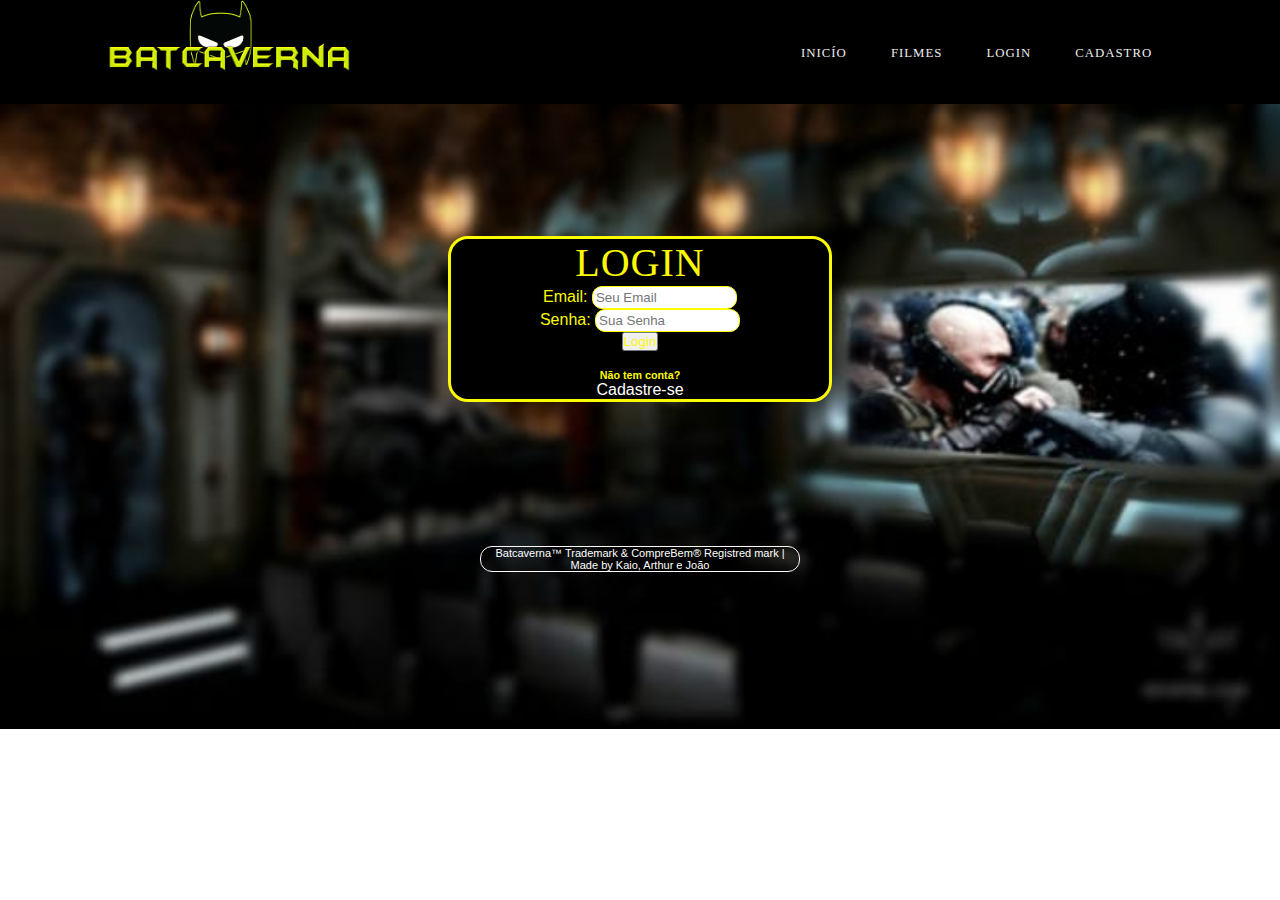
<file: login.html>
<!DOCTYPE html>
<html lang="pt-br">
<head>
        <!-- CSS only -->
    <link href="https://cdn.jsdelivr.net/npm/bootstrap@5.1.3/dist/css/bootstrap.min.css" 
    rel="stylesheet" integrity="sha384-1BmE4kWBq78iYhFldvKuhfTAU6auU8tT94WrHftjDbrCEXSU1oBoqyl2QvZ6jIW3" crossorigin="anonymous">
    <!-- JavaScript Bundle with Popper -->
    <script src="https://cdn.jsdelivr.net/npm/bootstrap@5.1.3/dist/js/bootstrap.bundle.min.js"
    integrity="sha384-ka7Sk0Gln4gmtz2MlQnikT1wXgYsOg+OMhuP+IlRH9sENBO0LRn5q+8nbTov4+1p" crossorigin="anonymous"></script>
    <link rel="icon" type="imagem/ico" href="iconbat.ico" />
    <link rel="stylesheet" type="text/css" href="stylecadastro.css">
    <link rel="icon" type="imagem/ico" href="iconbat.ico" />
    <meta charset="UTF-8">
    <meta http-equiv="X-UA-Compatible" content="IE=edge">
    <meta name="viewport" content="width=device-width, initial-scale=1.0">
    
    <title>Login - BatCaverna</title>
</head>
<body>
    <header>
        <div class="container">
            <nav>
                
                  <a href="index.html" class="logo">
                    <img src="batcaver.png" />
                  </a>
        
                  <input type="checkbox" class="menu-btn" id="menu-btn" />
                  <label class="menu-icon" for="menu-btn">
                      <span class="nav-icon"></span>
                  </label>
        
                
                  <ul class="menu">
                      <li><a href="index.html">Inicío</a></li>
                      <li><a href="filmes.html">Filmes</a></li>
                      <li><a href="login.html">Login</a></li>
                      <li><a href="cadastro.html">Cadastro</a></li>
                  </ul>
        
        </div>
    </header>
    
    <br><br><br><br><br><br><br><br><br><br><br><br>
    <center><!--Aqui uma animação-->
    <div class=hero0>
        <h1>Login</h1>
        <form>
            Email: <input type="text" class ="email"placeholder="Seu Email" size="15" required><p></p>
            Senha: <input type="password" class="senha"placeholder="Sua Senha" size="15" required><p></p>
            <button type="button" class="btn btn-outline-warning">Login</button><br><br>
            <h6>Não tem conta?</h6><a href="cadastro.html">Cadastre-se</a>
        </form>
        
            
        </></div></center>
        <br><br><br><br><br><br><br><br>
        <center><div class="hero01">Batcaverna™ Trademark & CompreBem® Registred mark | Made by Kaio, Arthur e João</div></center>
</body>
</html>
</file>
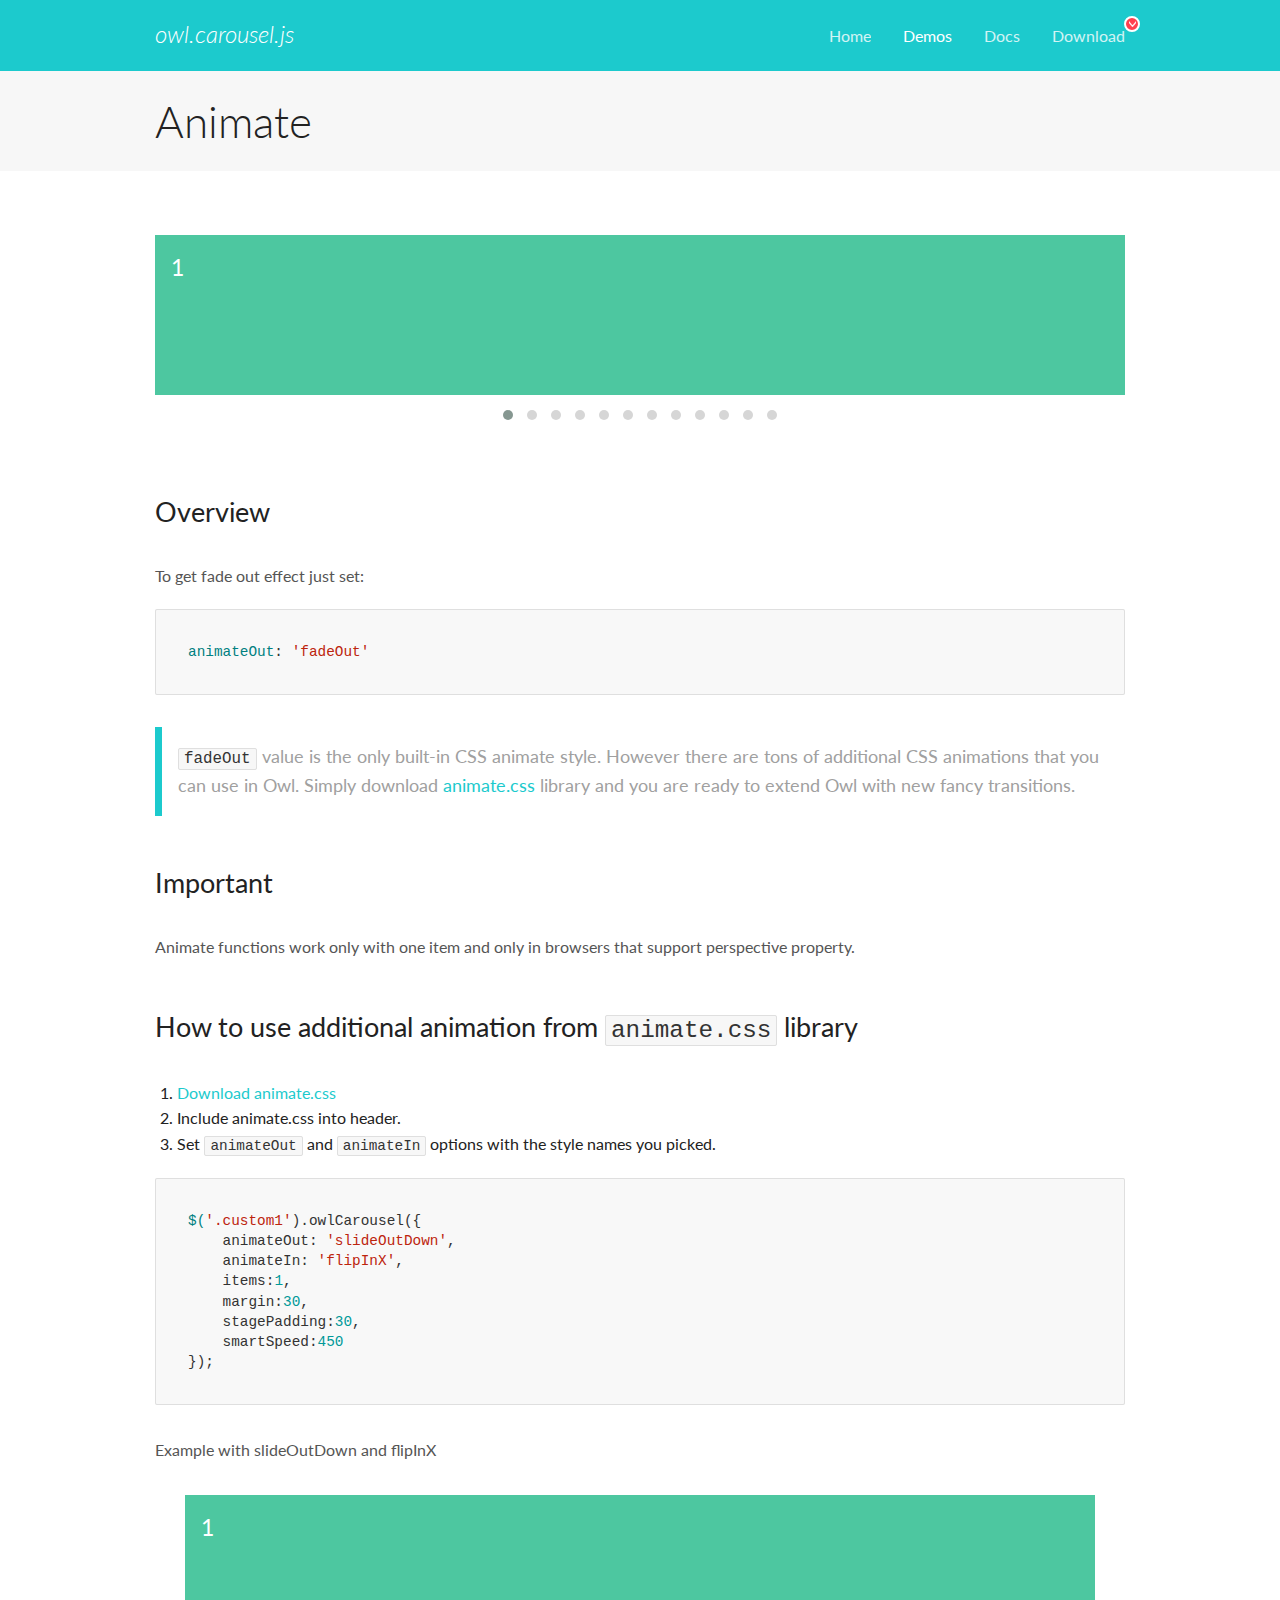
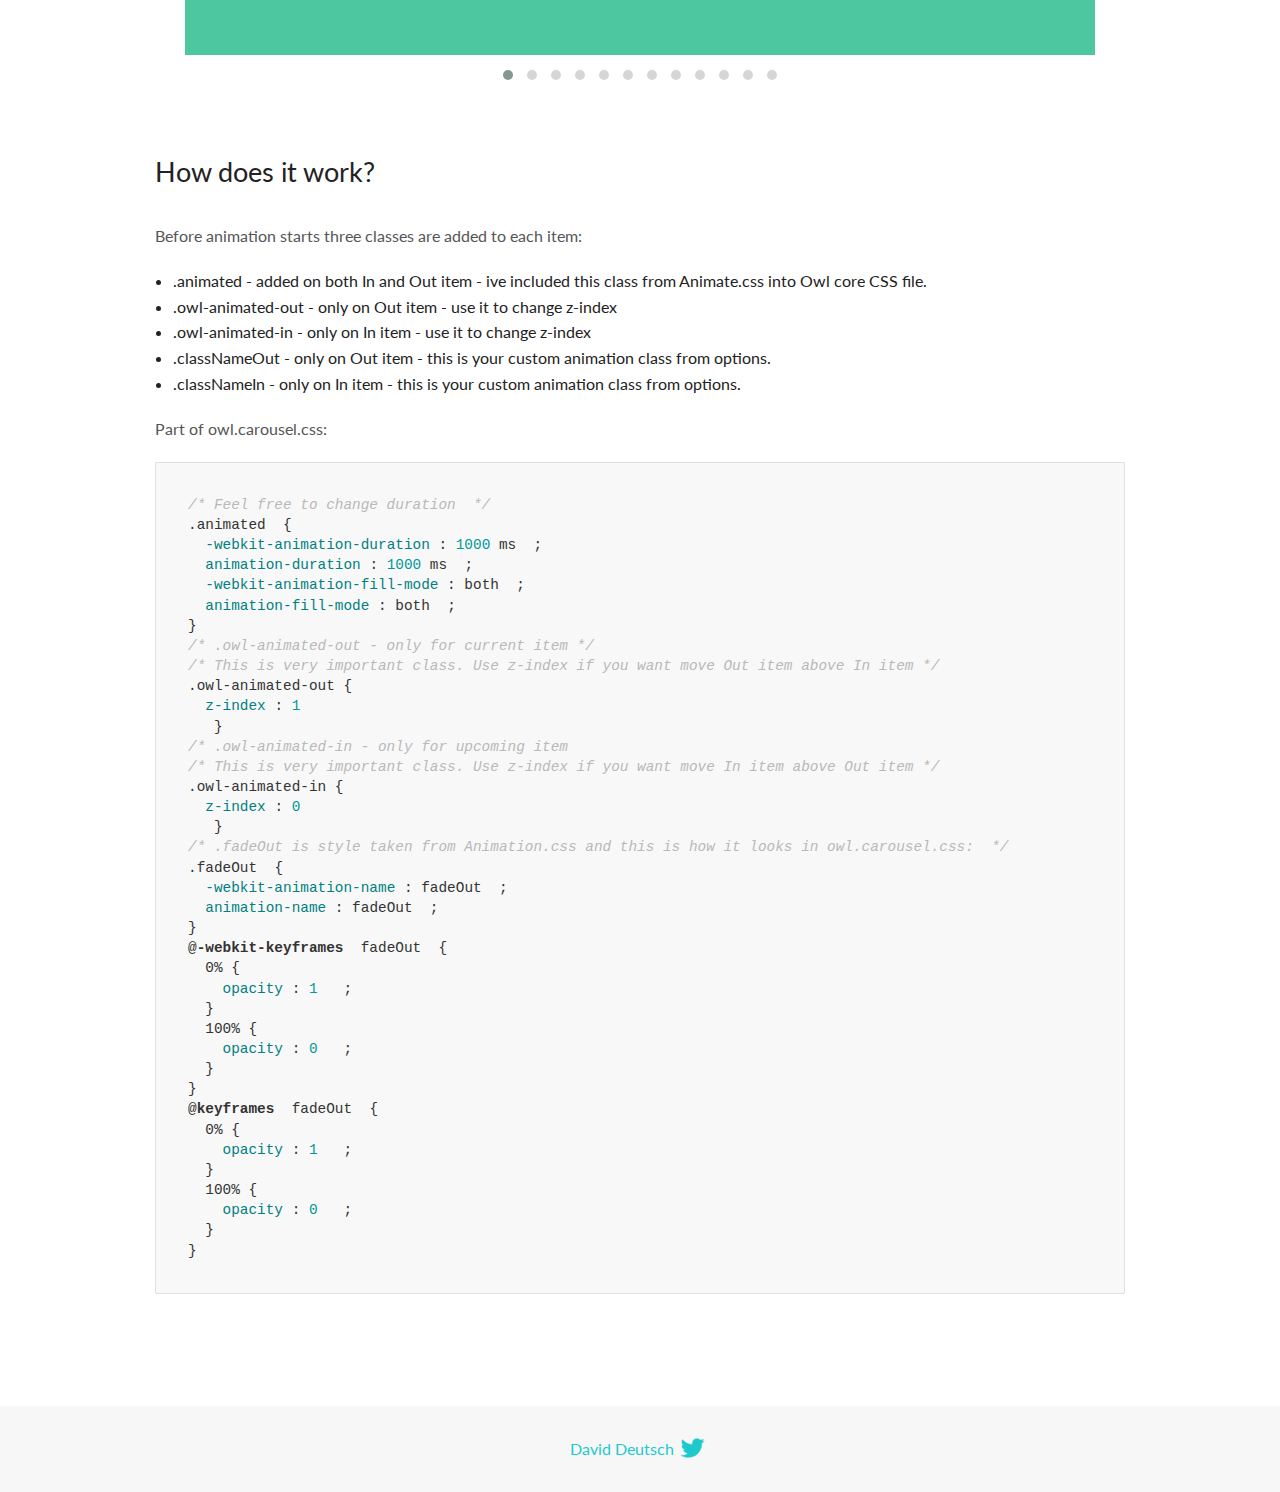
<file: OwlCarousel2-2.3.4/docs/demos/animate.html>
<!DOCTYPE html>
<html lang="en">
  <head>

    <!-- head -->
    <meta charset="utf-8">
    <meta name="msapplication-tap-highlight" content="no" />
    <meta name="viewport" content="width=device-width, initial-scale=1.0" />
    <meta name="description" content="Animate carousel">
    <meta name="author" content="David Deutsch">
    <title>
      Animate Demo | Owl Carousel | 2.3.4
    </title>

    <!-- Stylesheets -->
    <link href='https://fonts.googleapis.com/css?family=Lato:300,400,700,400italic,300italic' rel='stylesheet' type='text/css'>
    <link rel="stylesheet" href="../assets/css/docs.theme.min.css">

    <!-- Owl Stylesheets -->
    <link rel="stylesheet" href="../assets/owlcarousel/assets/owl.carousel.min.css">
    <link rel="stylesheet" href="../assets/owlcarousel/assets/owl.theme.default.min.css">

    <!-- HTML5 shim and Respond.js IE8 support of HTML5 elements and media queries -->

    <!--[if lt IE 9]>
      <script src="https://oss.maxcdn.com/libs/html5shiv/3.7.0/html5shiv.js"></script>
      <script src="https://oss.maxcdn.com/libs/respond.js/1.3.0/respond.min.js"></script>
    <![endif]-->

    <!-- Favicons -->
    <link rel="apple-touch-icon-precomposed" sizes="144x144" href="../assets/ico/apple-touch-icon-144-precomposed.png">
    <link rel="shortcut icon" href="../assets/ico/favicon.png">
    <link rel="shortcut icon" href="favicon.ico">

    <!-- Yeah i know js should not be in header. Its required for demos.-->

    <!-- javascript -->
    <script src="../assets/vendors/jquery.min.js"></script>
    <script src="../assets/owlcarousel/owl.carousel.js"></script>
  </head>
  <body>

    <!-- header -->
    <header class="header">
      <div class="row">
        <div class="large-12 columns">
          <div class="brand left">
            <h3>
              <a href="/OwlCarousel2/">owl.carousel.js</a> 
            </h3>
          </div>
          <a id="toggle-nav" class="right">
            <span></span> <span></span> <span></span> 
          </a> 
          <div class="nav-bar">
            <ul class="clearfix">
              <li> <a href="/OwlCarousel2/index.html">Home</a>  </li>
              <li class="active">
                <a href="/OwlCarousel2/demos/demos.html">Demos</a> 
              </li>
              <li> <a href="/OwlCarousel2/docs/started-welcome.html">Docs</a>  </li>
              <li>
                <a href="https://github.com/OwlCarousel2/OwlCarousel2/archive/2.3.4.zip">Download</a> 
                <span class="download"></span> 
              </li>
            </ul>
          </div>
        </div>
      </div>
    </header>

    <!-- title -->
    <section class="title">
      <div class="row">
        <div class="large-12 columns">
          <h1>Animate</h1>
        </div>
      </div>
    </section>

    <!--  Demos -->
    <section id="demos">
      <div class="row">
        <div class="large-12 columns">
          <div class="fadeOut owl-carousel owl-theme">
            <div class="item">
              <h4>1</h4>
            </div>
            <div class="item">
              <h4>2</h4>
            </div>
            <div class="item">
              <h4>3</h4>
            </div>
            <div class="item">
              <h4>4</h4>
            </div>
            <div class="item">
              <h4>5</h4>
            </div>
            <div class="item">
              <h4>6</h4>
            </div>
            <div class="item">
              <h4>7</h4>
            </div>
            <div class="item">
              <h4>8</h4>
            </div>
            <div class="item">
              <h4>9</h4>
            </div>
            <div class="item">
              <h4>10</h4>
            </div>
            <div class="item">
              <h4>11</h4>
            </div>
            <div class="item">
              <h4>12</h4>
            </div>
          </div>
          <h3 id="overview">Overview</h3>
          <p>To get fade out effect just set:</p>
          <pre><code>animateOut: &#39;fadeOut&#39;</code></pre>
          <blockquote>
            <p><code>fadeOut</code> value is the only built-in CSS animate style. However there are tons of additional CSS animations that you can use in Owl. Simply download
              <a href="https://daneden.github.io/animate.css/">animate.css</a>  library and you are ready to extend Owl with new fancy transitions.</p>
          </blockquote>
          <h3 id="important">Important</h3>
          <p>Animate functions work only with one item and only in browsers that support perspective property.</p>
          <h3 id="how-to-use-additional-animation-from-animate-css-library">How to use additional animation from <code>animate.css</code> library</h3>
          <ol>
            <li> <a href="https://daneden.github.io/animate.css/">Download animate.css</a>  </li>
            <li>Include animate.css into header.</li>
            <li>Set <code>animateOut</code> and <code>animateIn</code> options with the style names you picked.</li>
          </ol>
          <pre><code>$(&#39;.custom1&#39;).owlCarousel({
    animateOut: &#39;slideOutDown&#39;,
    animateIn: &#39;flipInX&#39;,
    items:1,
    margin:30,
    stagePadding:30,
    smartSpeed:450
});</code></pre>
          <p>Example with slideOutDown and flipInX</p>
          <div class="custom1 owl-carousel owl-theme">
            <div class="item">
              <h4>1</h4>
            </div>
            <div class="item">
              <h4>2</h4>
            </div>
            <div class="item">
              <h4>3</h4>
            </div>
            <div class="item">
              <h4>4</h4>
            </div>
            <div class="item">
              <h4>5</h4>
            </div>
            <div class="item">
              <h4>6</h4>
            </div>
            <div class="item">
              <h4>7</h4>
            </div>
            <div class="item">
              <h4>8</h4>
            </div>
            <div class="item">
              <h4>9</h4>
            </div>
            <div class="item">
              <h4>10</h4>
            </div>
            <div class="item">
              <h4>11</h4>
            </div>
            <div class="item">
              <h4>12</h4>
            </div>
          </div>
          <h3 id="how-does-it-work-">How does it work?</h3>
          <p>Before animation starts three classes are added to each item:</p>
          <ul>
            <li>.animated - added on both In and Out item - ive included this class from Animate.css into Owl core CSS file.</li>
            <li>.owl-animated-out - only on Out item - use it to change z-index</li>
            <li>.owl-animated-in - only on In item - use it to change z-index</li>
            <li>.classNameOut - only on Out item - this is your custom animation class from options.</li>
            <li>.classNameIn - only on In item - this is your custom animation class from options.</li>
          </ul>
          <p>Part of owl.carousel.css:</p>
          <pre><code class="language-css"><span class="comment">/* Feel free to change duration  */</span> 
<span class="class">.animated</span>  <span class="rules">{
  <span class="rule"><span class="attribute">-webkit-animation-duration</span> :<span class="value"> <span class="number">1000</span> ms</span> </span> ;
  <span class="rule"><span class="attribute">animation-duration</span> :<span class="value"> <span class="number">1000</span> ms</span> </span> ;
  <span class="rule"><span class="attribute">-webkit-animation-fill-mode</span> :<span class="value"> both</span> </span> ;
  <span class="rule"><span class="attribute">animation-fill-mode</span> :<span class="value"> both</span> </span> ;
<span class="rule">}</span> </span> 
<span class="comment">/* .owl-animated-out - only for current item */</span> 
<span class="comment">/* This is very important class. Use z-index if you want move Out item above In item */</span> 
<span class="class">.owl-animated-out</span> <span class="rules">{
  <span class="rule"><span class="attribute">z-index</span> :<span class="value"> <span class="number">1</span> 
</span> </span> </span> }
<span class="comment">/* .owl-animated-in - only for upcoming item
/* This is very important class. Use z-index if you want move In item above Out item */</span> 
<span class="class">.owl-animated-in</span> <span class="rules">{
  <span class="rule"><span class="attribute">z-index</span> :<span class="value"> <span class="number">0</span> 
</span> </span> </span> }
<span class="comment">/* .fadeOut is style taken from Animation.css and this is how it looks in owl.carousel.css:  */</span> 
<span class="class">.fadeOut</span>  <span class="rules">{
  <span class="rule"><span class="attribute">-webkit-animation-name</span> :<span class="value"> fadeOut</span> </span> ;
  <span class="rule"><span class="attribute">animation-name</span> :<span class="value"> fadeOut</span> </span> ;
<span class="rule">}</span> </span> 
<span class="at_rule">@<span class="keyword">-webkit-keyframes</span>  fadeOut </span> {
  0% <span class="rules">{
    <span class="rule"><span class="attribute">opacity</span> :<span class="value"> <span class="number">1</span> </span> </span> ;
  <span class="rule">}</span> </span> 
  100% <span class="rules">{
    <span class="rule"><span class="attribute">opacity</span> :<span class="value"> <span class="number">0</span> </span> </span> ;
  <span class="rule">}</span> </span> 
}
<span class="at_rule">@<span class="keyword">keyframes</span>  fadeOut </span> {
  0% <span class="rules">{
    <span class="rule"><span class="attribute">opacity</span> :<span class="value"> <span class="number">1</span> </span> </span> ;
  <span class="rule">}</span> </span> 
  100% <span class="rules">{
    <span class="rule"><span class="attribute">opacity</span> :<span class="value"> <span class="number">0</span> </span> </span> ;
  <span class="rule">}</span> </span> 
}</code></pre>
          <link rel="stylesheet" href="../assets/css/animate.css">
          <script>
            jQuery(document).ready(function($) {
              $('.fadeOut').owlCarousel({
                items: 1,
                animateOut: 'fadeOut',
                loop: true,
                margin: 10,
              });
              $('.custom1').owlCarousel({
                animateOut: 'slideOutDown',
                animateIn: 'flipInX',
                items: 1,
                margin: 30,
                stagePadding: 30,
                smartSpeed: 450
              });
            });
          </script>
        </div>
      </div>
    </section>

    <!-- footer -->
    <footer class="footer">
      <div class="row">
        <div class="large-12 columns">
          <h5>
            <a href="/OwlCarousel2/docs/support-contact.html">David Deutsch</a> 
            <a id="custom-tweet-button" href="https://twitter.com/share?url=https://github.com/OwlCarousel2/OwlCarousel2&text=Owl Carousel - This is so awesome! " target="_blank"></a> 
          </h5>
        </div>
      </div>
    </footer>

    <!-- vendors -->
    <script src="../assets/vendors/highlight.js"></script>
    <script src="../assets/js/app.js"></script>
  </body>
</html>
</file>
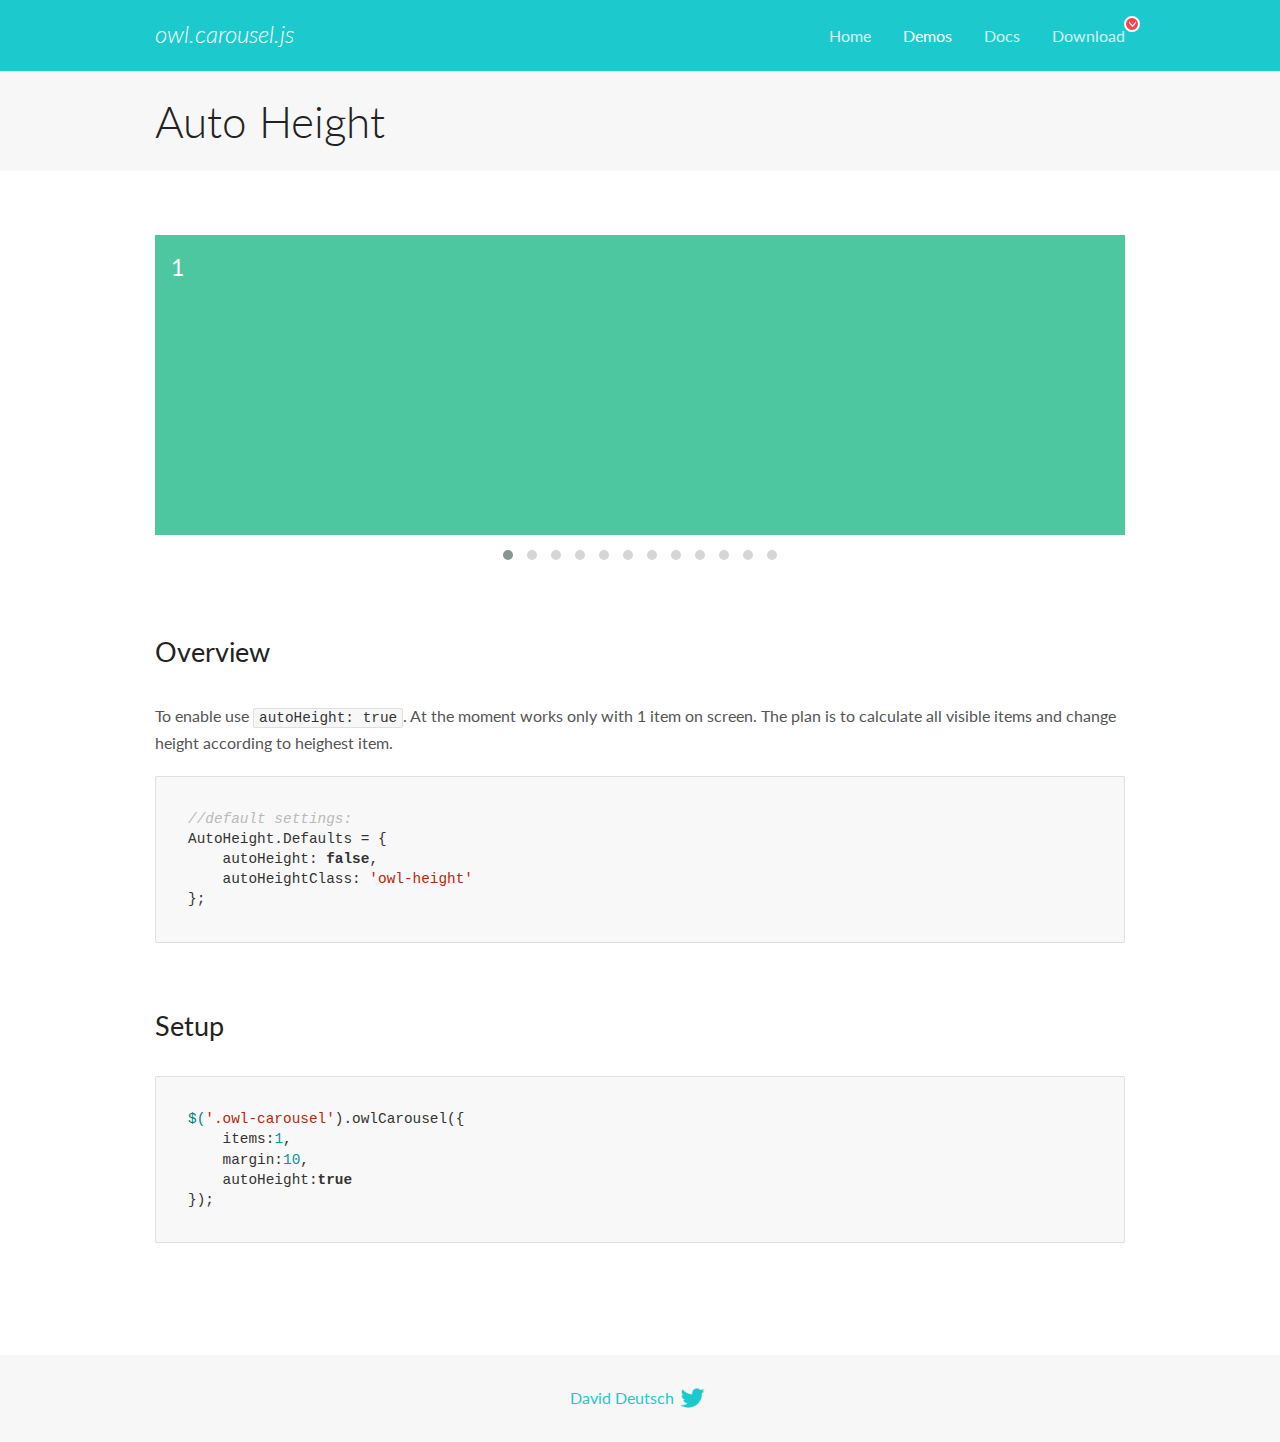
<file: OwlCarousel2-2.3.4/docs/demos/autoheight.html>
<!DOCTYPE html>
<html lang="en">
  <head>

    <!-- head -->
    <meta charset="utf-8">
    <meta name="msapplication-tap-highlight" content="no" />
    <meta name="viewport" content="width=device-width, initial-scale=1.0" />
    <meta name="description" content="autoHeight usage demo">
    <meta name="author" content="David Deutsch">
    <title>
      Auto Height Demo | Owl Carousel | 2.3.4
    </title>

    <!-- Stylesheets -->
    <link href='https://fonts.googleapis.com/css?family=Lato:300,400,700,400italic,300italic' rel='stylesheet' type='text/css'>
    <link rel="stylesheet" href="../assets/css/docs.theme.min.css">

    <!-- Owl Stylesheets -->
    <link rel="stylesheet" href="../assets/owlcarousel/assets/owl.carousel.min.css">
    <link rel="stylesheet" href="../assets/owlcarousel/assets/owl.theme.default.min.css">

    <!-- HTML5 shim and Respond.js IE8 support of HTML5 elements and media queries -->

    <!--[if lt IE 9]>
      <script src="https://oss.maxcdn.com/libs/html5shiv/3.7.0/html5shiv.js"></script>
      <script src="https://oss.maxcdn.com/libs/respond.js/1.3.0/respond.min.js"></script>
    <![endif]-->

    <!-- Favicons -->
    <link rel="apple-touch-icon-precomposed" sizes="144x144" href="../assets/ico/apple-touch-icon-144-precomposed.png">
    <link rel="shortcut icon" href="../assets/ico/favicon.png">
    <link rel="shortcut icon" href="favicon.ico">

    <!-- Yeah i know js should not be in header. Its required for demos.-->

    <!-- javascript -->
    <script src="../assets/vendors/jquery.min.js"></script>
    <script src="../assets/owlcarousel/owl.carousel.js"></script>
  </head>
  <body>

    <!-- header -->
    <header class="header">
      <div class="row">
        <div class="large-12 columns">
          <div class="brand left">
            <h3>
              <a href="/OwlCarousel2/">owl.carousel.js</a> 
            </h3>
          </div>
          <a id="toggle-nav" class="right">
            <span></span> <span></span> <span></span> 
          </a> 
          <div class="nav-bar">
            <ul class="clearfix">
              <li> <a href="/OwlCarousel2/index.html">Home</a>  </li>
              <li class="active">
                <a href="/OwlCarousel2/demos/demos.html">Demos</a> 
              </li>
              <li> <a href="/OwlCarousel2/docs/started-welcome.html">Docs</a>  </li>
              <li>
                <a href="https://github.com/OwlCarousel2/OwlCarousel2/archive/2.3.4.zip">Download</a> 
                <span class="download"></span> 
              </li>
            </ul>
          </div>
        </div>
      </div>
    </header>

    <!-- title -->
    <section class="title">
      <div class="row">
        <div class="large-12 columns">
          <h1>Auto Height</h1>
        </div>
      </div>
    </section>

    <!--  Demos -->
    <section id="demos">
      <div class="row">
        <div class="large-12 columns">
          <div class="owl-carousel owl-theme">
            <div class="item" style="height:300px">
              <h4>1</h4>
            </div>
            <div class="item" style="height:100px">
              <h4>2</h4>
            </div>
            <div class="item" style="height:500px">
              <h4>3</h4>
            </div>
            <div class="item" style="height:250px">
              <h4>4</h4>
            </div>
            <div class="item" style="height:400px">
              <h4>5</h4>
            </div>
            <div class="item" style="height:500px">
              <h4>6</h4>
            </div>
            <div class="item" style="height:600px">
              <h4>7</h4>
            </div>
            <div class="item" style="height:400px">
              <h4>8</h4>
            </div>
            <div class="item" style="height:300px">
              <h4>9</h4>
            </div>
            <div class="item" style="height:350px">
              <h4>10</h4>
            </div>
            <div class="item" style="height:200px">
              <h4>11</h4>
            </div>
            <div class="item" style="height:150px">
              <h4>12</h4>
            </div>
          </div>
          <h3 id="overview">Overview</h3>
          <p>To enable use <code>autoHeight: true</code>. At the moment works only with 1 item on screen. The plan is to calculate all visible items and change height according to heighest item.</p>
          <pre><code>//default settings:
AutoHeight.Defaults = {
    autoHeight: false,
    autoHeightClass: &#39;owl-height&#39;
};</code></pre>
          <h3 id="setup">Setup</h3>
          <pre><code>$(&#39;.owl-carousel&#39;).owlCarousel({
    items:1,
    margin:10,
    autoHeight:true
});</code></pre>
          <script>
            $(document).ready(function() {
              $('.owl-carousel').owlCarousel({
                items: 1,
                margin: 10,
                autoHeight: true
              });
            })
          </script>
        </div>
      </div>
    </section>

    <!-- footer -->
    <footer class="footer">
      <div class="row">
        <div class="large-12 columns">
          <h5>
            <a href="/OwlCarousel2/docs/support-contact.html">David Deutsch</a> 
            <a id="custom-tweet-button" href="https://twitter.com/share?url=https://github.com/OwlCarousel2/OwlCarousel2&text=Owl Carousel - This is so awesome! " target="_blank"></a> 
          </h5>
        </div>
      </div>
    </footer>

    <!-- vendors -->
    <script src="../assets/vendors/highlight.js"></script>
    <script src="../assets/js/app.js"></script>
  </body>
</html>
</file>
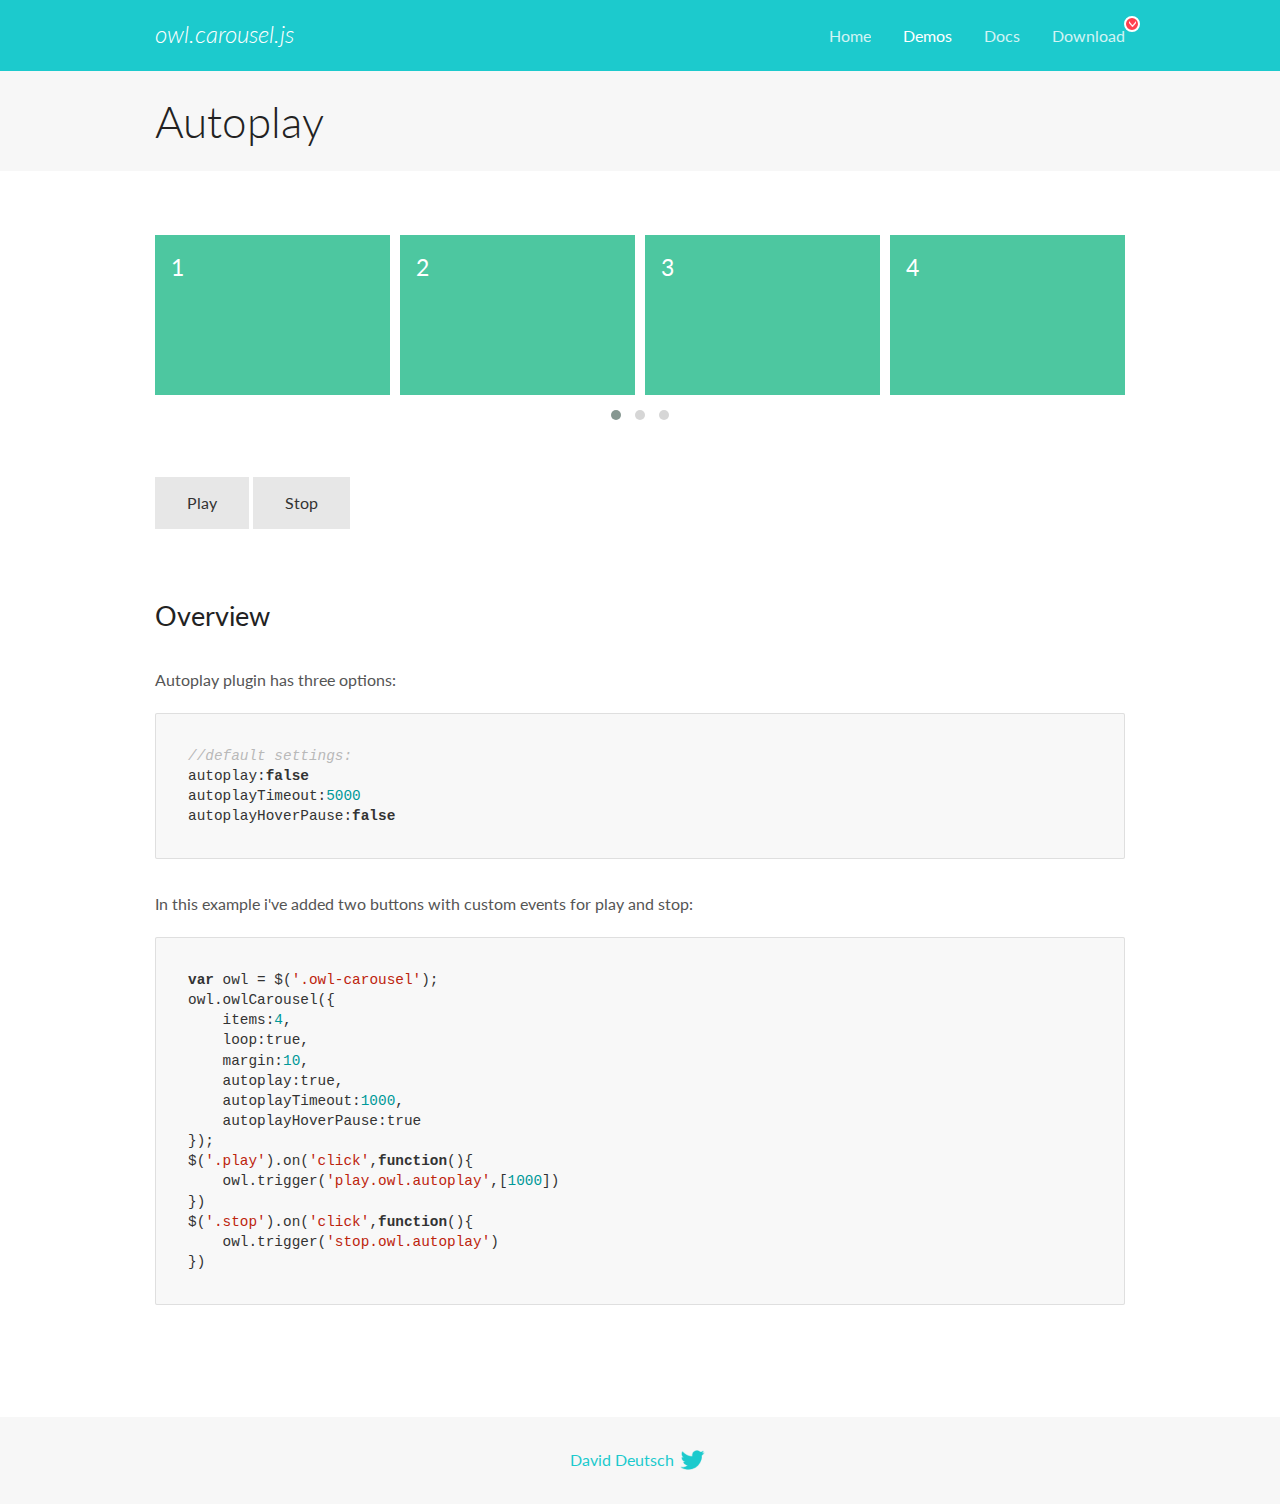
<file: OwlCarousel2-2.3.4/docs/demos/autoplay.html>
<!DOCTYPE html>
<html lang="en">
  <head>

    <!-- head -->
    <meta charset="utf-8">
    <meta name="msapplication-tap-highlight" content="no" />
    <meta name="viewport" content="width=device-width, initial-scale=1.0" />
    <meta name="description" content="Autoplay usage demo">
    <meta name="author" content="David Deutsch">
    <title>
      Autoplay Demo | Owl Carousel | 2.3.4
    </title>

    <!-- Stylesheets -->
    <link href='https://fonts.googleapis.com/css?family=Lato:300,400,700,400italic,300italic' rel='stylesheet' type='text/css'>
    <link rel="stylesheet" href="../assets/css/docs.theme.min.css">

    <!-- Owl Stylesheets -->
    <link rel="stylesheet" href="../assets/owlcarousel/assets/owl.carousel.min.css">
    <link rel="stylesheet" href="../assets/owlcarousel/assets/owl.theme.default.min.css">

    <!-- HTML5 shim and Respond.js IE8 support of HTML5 elements and media queries -->

    <!--[if lt IE 9]>
      <script src="https://oss.maxcdn.com/libs/html5shiv/3.7.0/html5shiv.js"></script>
      <script src="https://oss.maxcdn.com/libs/respond.js/1.3.0/respond.min.js"></script>
    <![endif]-->

    <!-- Favicons -->
    <link rel="apple-touch-icon-precomposed" sizes="144x144" href="../assets/ico/apple-touch-icon-144-precomposed.png">
    <link rel="shortcut icon" href="../assets/ico/favicon.png">
    <link rel="shortcut icon" href="favicon.ico">

    <!-- Yeah i know js should not be in header. Its required for demos.-->

    <!-- javascript -->
    <script src="../assets/vendors/jquery.min.js"></script>
    <script src="../assets/owlcarousel/owl.carousel.js"></script>
  </head>
  <body>

    <!-- header -->
    <header class="header">
      <div class="row">
        <div class="large-12 columns">
          <div class="brand left">
            <h3>
              <a href="/OwlCarousel2/">owl.carousel.js</a> 
            </h3>
          </div>
          <a id="toggle-nav" class="right">
            <span></span> <span></span> <span></span> 
          </a> 
          <div class="nav-bar">
            <ul class="clearfix">
              <li> <a href="/OwlCarousel2/index.html">Home</a>  </li>
              <li class="active">
                <a href="/OwlCarousel2/demos/demos.html">Demos</a> 
              </li>
              <li> <a href="/OwlCarousel2/docs/started-welcome.html">Docs</a>  </li>
              <li>
                <a href="https://github.com/OwlCarousel2/OwlCarousel2/archive/2.3.4.zip">Download</a> 
                <span class="download"></span> 
              </li>
            </ul>
          </div>
        </div>
      </div>
    </header>

    <!-- title -->
    <section class="title">
      <div class="row">
        <div class="large-12 columns">
          <h1>Autoplay</h1>
        </div>
      </div>
    </section>

    <!--  Demos -->
    <section id="demos">
      <div class="row">
        <div class="large-12 columns">
          <div class="owl-carousel owl-theme">
            <div class="item">
              <h4>1</h4>
            </div>
            <div class="item">
              <h4>2</h4>
            </div>
            <div class="item">
              <h4>3</h4>
            </div>
            <div class="item">
              <h4>4</h4>
            </div>
            <div class="item">
              <h4>5</h4>
            </div>
            <div class="item">
              <h4>6</h4>
            </div>
            <div class="item">
              <h4>7</h4>
            </div>
            <div class="item">
              <h4>8</h4>
            </div>
            <div class="item">
              <h4>9</h4>
            </div>
            <div class="item">
              <h4>10</h4>
            </div>
            <div class="item">
              <h4>11</h4>
            </div>
            <div class="item">
              <h4>12</h4>
            </div>
          </div>
          <a class="button secondary play">Play</a> 
          <a class="button secondary stop">Stop</a> 
          <h3 id="overview">Overview</h3>
          <p>Autoplay plugin has three options:</p>
          <pre><code>//default settings:
autoplay:false
autoplayTimeout:5000
autoplayHoverPause:false</code></pre>
          <p>In this example i&#39;ve added two buttons with custom events for play and stop:</p>
          <pre><code>var owl = $(&#39;.owl-carousel&#39;);
owl.owlCarousel({
    items:4,
    loop:true,
    margin:10,
    autoplay:true,
    autoplayTimeout:1000,
    autoplayHoverPause:true
});
$(&#39;.play&#39;).on(&#39;click&#39;,function(){
    owl.trigger(&#39;play.owl.autoplay&#39;,[1000])
})
$(&#39;.stop&#39;).on(&#39;click&#39;,function(){
    owl.trigger(&#39;stop.owl.autoplay&#39;)
})</code></pre>
          <script>
            $(document).ready(function() {
              var owl = $('.owl-carousel');
              owl.owlCarousel({
                items: 4,
                loop: true,
                margin: 10,
                autoplay: true,
                autoplayTimeout: 1000,
                autoplayHoverPause: true
              });
              $('.play').on('click', function() {
                owl.trigger('play.owl.autoplay', [1000])
              })
              $('.stop').on('click', function() {
                owl.trigger('stop.owl.autoplay')
              })
            })
          </script>
        </div>
      </div>
    </section>

    <!-- footer -->
    <footer class="footer">
      <div class="row">
        <div class="large-12 columns">
          <h5>
            <a href="/OwlCarousel2/docs/support-contact.html">David Deutsch</a> 
            <a id="custom-tweet-button" href="https://twitter.com/share?url=https://github.com/OwlCarousel2/OwlCarousel2&text=Owl Carousel - This is so awesome! " target="_blank"></a> 
          </h5>
        </div>
      </div>
    </footer>

    <!-- vendors -->
    <script src="../assets/vendors/highlight.js"></script>
    <script src="../assets/js/app.js"></script>
  </body>
</html>
</file>
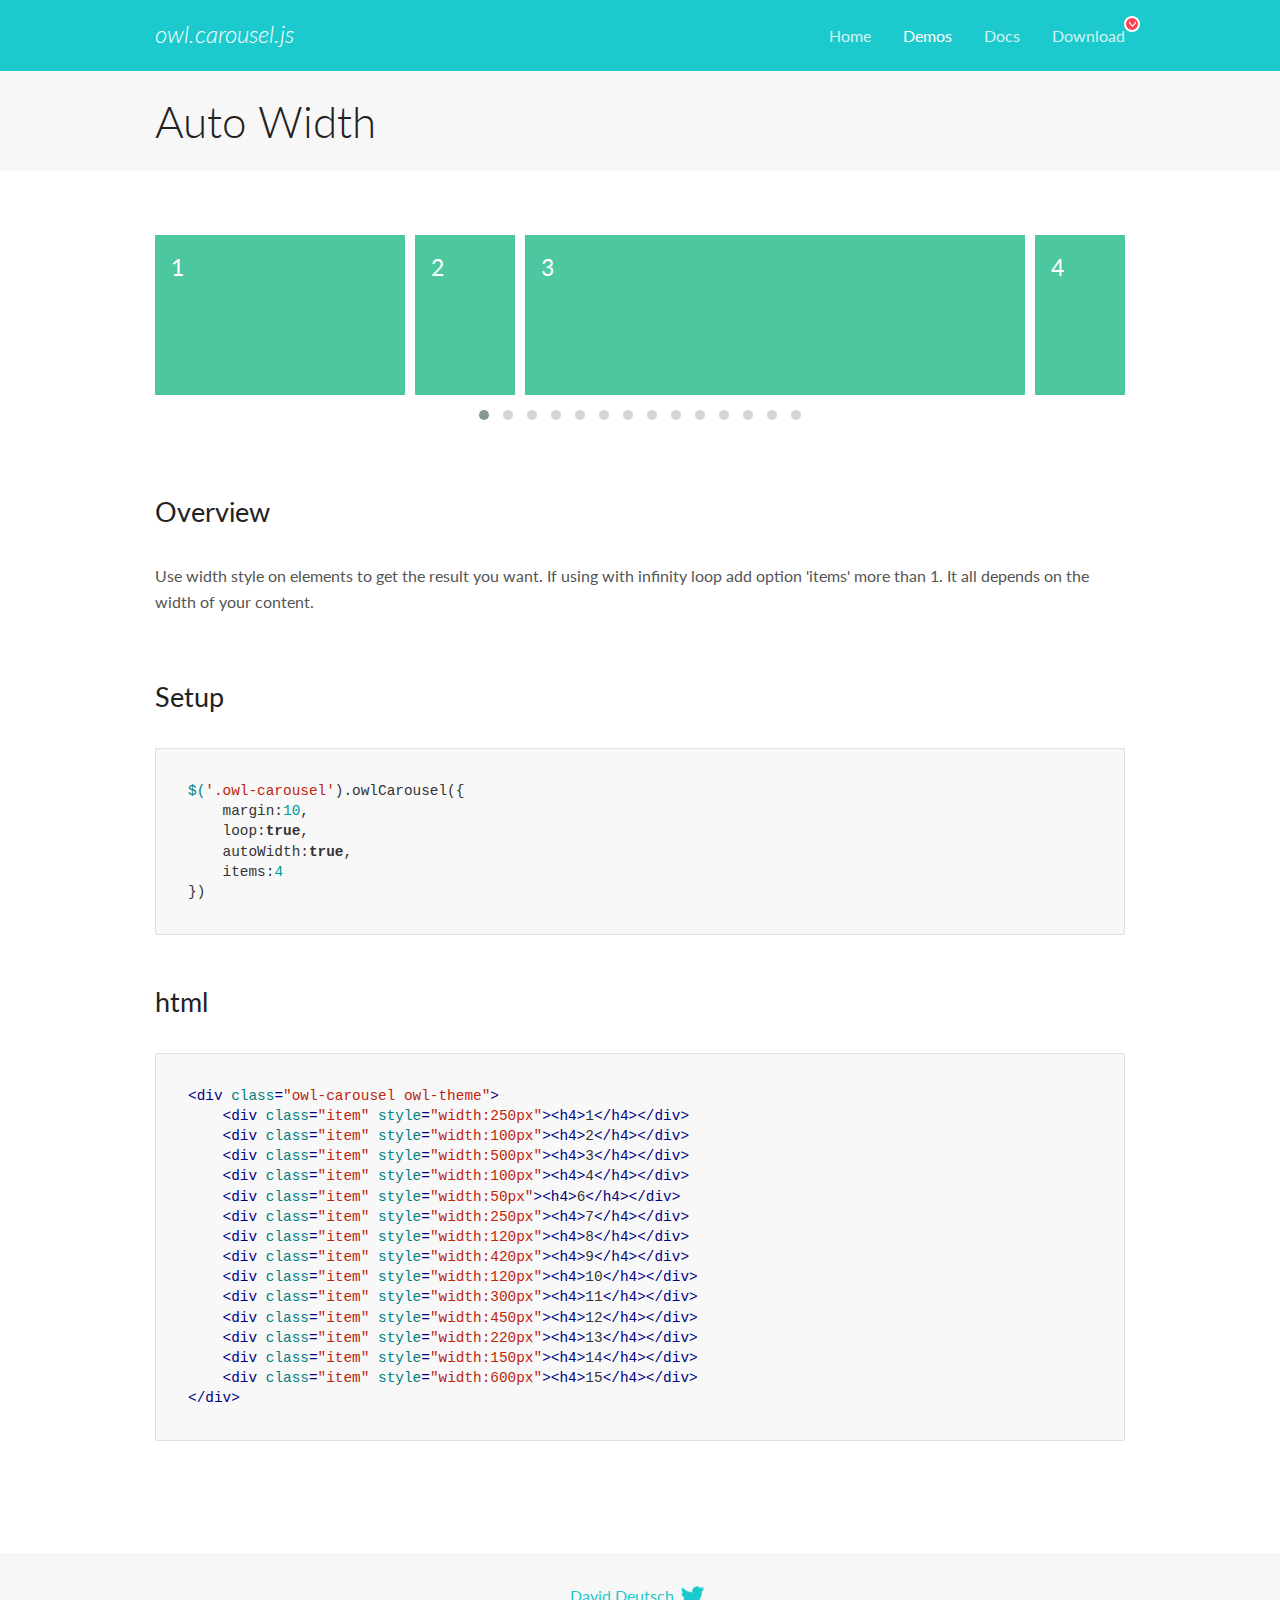
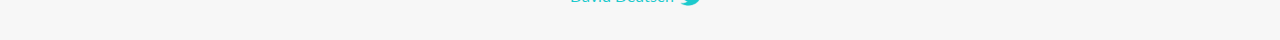
<file: OwlCarousel2-2.3.4/docs/demos/autowidth.html>
<!DOCTYPE html>
<html lang="en">
  <head>

    <!-- head -->
    <meta charset="utf-8">
    <meta name="msapplication-tap-highlight" content="no" />
    <meta name="viewport" content="width=device-width, initial-scale=1.0" />
    <meta name="description" content="Auto Width">
    <meta name="author" content="David Deutsch">
    <title>
      Auto Width Demo | Owl Carousel | 2.3.4
    </title>

    <!-- Stylesheets -->
    <link href='https://fonts.googleapis.com/css?family=Lato:300,400,700,400italic,300italic' rel='stylesheet' type='text/css'>
    <link rel="stylesheet" href="../assets/css/docs.theme.min.css">

    <!-- Owl Stylesheets -->
    <link rel="stylesheet" href="../assets/owlcarousel/assets/owl.carousel.min.css">
    <link rel="stylesheet" href="../assets/owlcarousel/assets/owl.theme.default.min.css">

    <!-- HTML5 shim and Respond.js IE8 support of HTML5 elements and media queries -->

    <!--[if lt IE 9]>
      <script src="https://oss.maxcdn.com/libs/html5shiv/3.7.0/html5shiv.js"></script>
      <script src="https://oss.maxcdn.com/libs/respond.js/1.3.0/respond.min.js"></script>
    <![endif]-->

    <!-- Favicons -->
    <link rel="apple-touch-icon-precomposed" sizes="144x144" href="../assets/ico/apple-touch-icon-144-precomposed.png">
    <link rel="shortcut icon" href="../assets/ico/favicon.png">
    <link rel="shortcut icon" href="favicon.ico">

    <!-- Yeah i know js should not be in header. Its required for demos.-->

    <!-- javascript -->
    <script src="../assets/vendors/jquery.min.js"></script>
    <script src="../assets/owlcarousel/owl.carousel.js"></script>
  </head>
  <body>

    <!-- header -->
    <header class="header">
      <div class="row">
        <div class="large-12 columns">
          <div class="brand left">
            <h3>
              <a href="/OwlCarousel2/">owl.carousel.js</a> 
            </h3>
          </div>
          <a id="toggle-nav" class="right">
            <span></span> <span></span> <span></span> 
          </a> 
          <div class="nav-bar">
            <ul class="clearfix">
              <li> <a href="/OwlCarousel2/index.html">Home</a>  </li>
              <li class="active">
                <a href="/OwlCarousel2/demos/demos.html">Demos</a> 
              </li>
              <li> <a href="/OwlCarousel2/docs/started-welcome.html">Docs</a>  </li>
              <li>
                <a href="https://github.com/OwlCarousel2/OwlCarousel2/archive/2.3.4.zip">Download</a> 
                <span class="download"></span> 
              </li>
            </ul>
          </div>
        </div>
      </div>
    </header>

    <!-- title -->
    <section class="title">
      <div class="row">
        <div class="large-12 columns">
          <h1>Auto Width</h1>
        </div>
      </div>
    </section>

    <!--  Demos -->
    <section id="demos">
      <div class="row">
        <div class="large-12 columns">
          <div class="owl-carousel owl-theme">
            <div class="item" style="width:250px">
              <h4>1</h4>
            </div>
            <div class="item" style="width:100px">
              <h4>2</h4>
            </div>
            <div class="item" style="width:500px">
              <h4>3</h4>
            </div>
            <div class="item" style="width:100px">
              <h4>4</h4>
            </div>
            <div class="item" style="width:50px">
              <h4>6</h4>
            </div>
            <div class="item" style="width:250px">
              <h4>7</h4>
            </div>
            <div class="item" style="width:120px">
              <h4>8</h4>
            </div>
            <div class="item" style="width:420px">
              <h4>9</h4>
            </div>
            <div class="item" style="width:120px">
              <h4>10</h4>
            </div>
            <div class="item" style="width:300px">
              <h4>11</h4>
            </div>
            <div class="item" style="width:450px">
              <h4>12</h4>
            </div>
            <div class="item" style="width:220px">
              <h4>13</h4>
            </div>
            <div class="item" style="width:150px">
              <h4>14</h4>
            </div>
            <div class="item" style="width:600px">
              <h4>15</h4>
            </div>
          </div>
          <h3 id="overview">Overview</h3>
          <p>Use width style on elements to get the result you want. If using with infinity loop add option &#39;items&#39; more than 1. It all depends on the width of your content.</p>
          <h3 id="setup">Setup</h3>
          <pre><code>$(&#39;.owl-carousel&#39;).owlCarousel({
    margin:10,
    loop:true,
    autoWidth:true,
    items:4
})</code></pre>
          <h3 id="html">html</h3>
          <pre><code>&lt;div class=&quot;owl-carousel owl-theme&quot;&gt;
    &lt;div class=&quot;item&quot; style=&quot;width:250px&quot;&gt;&lt;h4&gt;1&lt;/h4&gt;&lt;/div&gt;
    &lt;div class=&quot;item&quot; style=&quot;width:100px&quot;&gt;&lt;h4&gt;2&lt;/h4&gt;&lt;/div&gt;
    &lt;div class=&quot;item&quot; style=&quot;width:500px&quot;&gt;&lt;h4&gt;3&lt;/h4&gt;&lt;/div&gt;
    &lt;div class=&quot;item&quot; style=&quot;width:100px&quot;&gt;&lt;h4&gt;4&lt;/h4&gt;&lt;/div&gt;
    &lt;div class=&quot;item&quot; style=&quot;width:50px&quot;&gt;&lt;h4&gt;6&lt;/h4&gt;&lt;/div&gt;
    &lt;div class=&quot;item&quot; style=&quot;width:250px&quot;&gt;&lt;h4&gt;7&lt;/h4&gt;&lt;/div&gt;
    &lt;div class=&quot;item&quot; style=&quot;width:120px&quot;&gt;&lt;h4&gt;8&lt;/h4&gt;&lt;/div&gt;
    &lt;div class=&quot;item&quot; style=&quot;width:420px&quot;&gt;&lt;h4&gt;9&lt;/h4&gt;&lt;/div&gt;
    &lt;div class=&quot;item&quot; style=&quot;width:120px&quot;&gt;&lt;h4&gt;10&lt;/h4&gt;&lt;/div&gt;
    &lt;div class=&quot;item&quot; style=&quot;width:300px&quot;&gt;&lt;h4&gt;11&lt;/h4&gt;&lt;/div&gt;
    &lt;div class=&quot;item&quot; style=&quot;width:450px&quot;&gt;&lt;h4&gt;12&lt;/h4&gt;&lt;/div&gt;
    &lt;div class=&quot;item&quot; style=&quot;width:220px&quot;&gt;&lt;h4&gt;13&lt;/h4&gt;&lt;/div&gt;
    &lt;div class=&quot;item&quot; style=&quot;width:150px&quot;&gt;&lt;h4&gt;14&lt;/h4&gt;&lt;/div&gt;
    &lt;div class=&quot;item&quot; style=&quot;width:600px&quot;&gt;&lt;h4&gt;15&lt;/h4&gt;&lt;/div&gt;
&lt;/div&gt;</code></pre>
          <script>
            $(document).ready(function() {
              $('.owl-carousel').owlCarousel({
                margin: 10,
                loop: true,
                autoWidth: true,
                items: 4
              })
            })
          </script>
        </div>
      </div>
    </section>

    <!-- footer -->
    <footer class="footer">
      <div class="row">
        <div class="large-12 columns">
          <h5>
            <a href="/OwlCarousel2/docs/support-contact.html">David Deutsch</a> 
            <a id="custom-tweet-button" href="https://twitter.com/share?url=https://github.com/OwlCarousel2/OwlCarousel2&text=Owl Carousel - This is so awesome! " target="_blank"></a> 
          </h5>
        </div>
      </div>
    </footer>

    <!-- vendors -->
    <script src="../assets/vendors/highlight.js"></script>
    <script src="../assets/js/app.js"></script>
  </body>
</html>
</file>
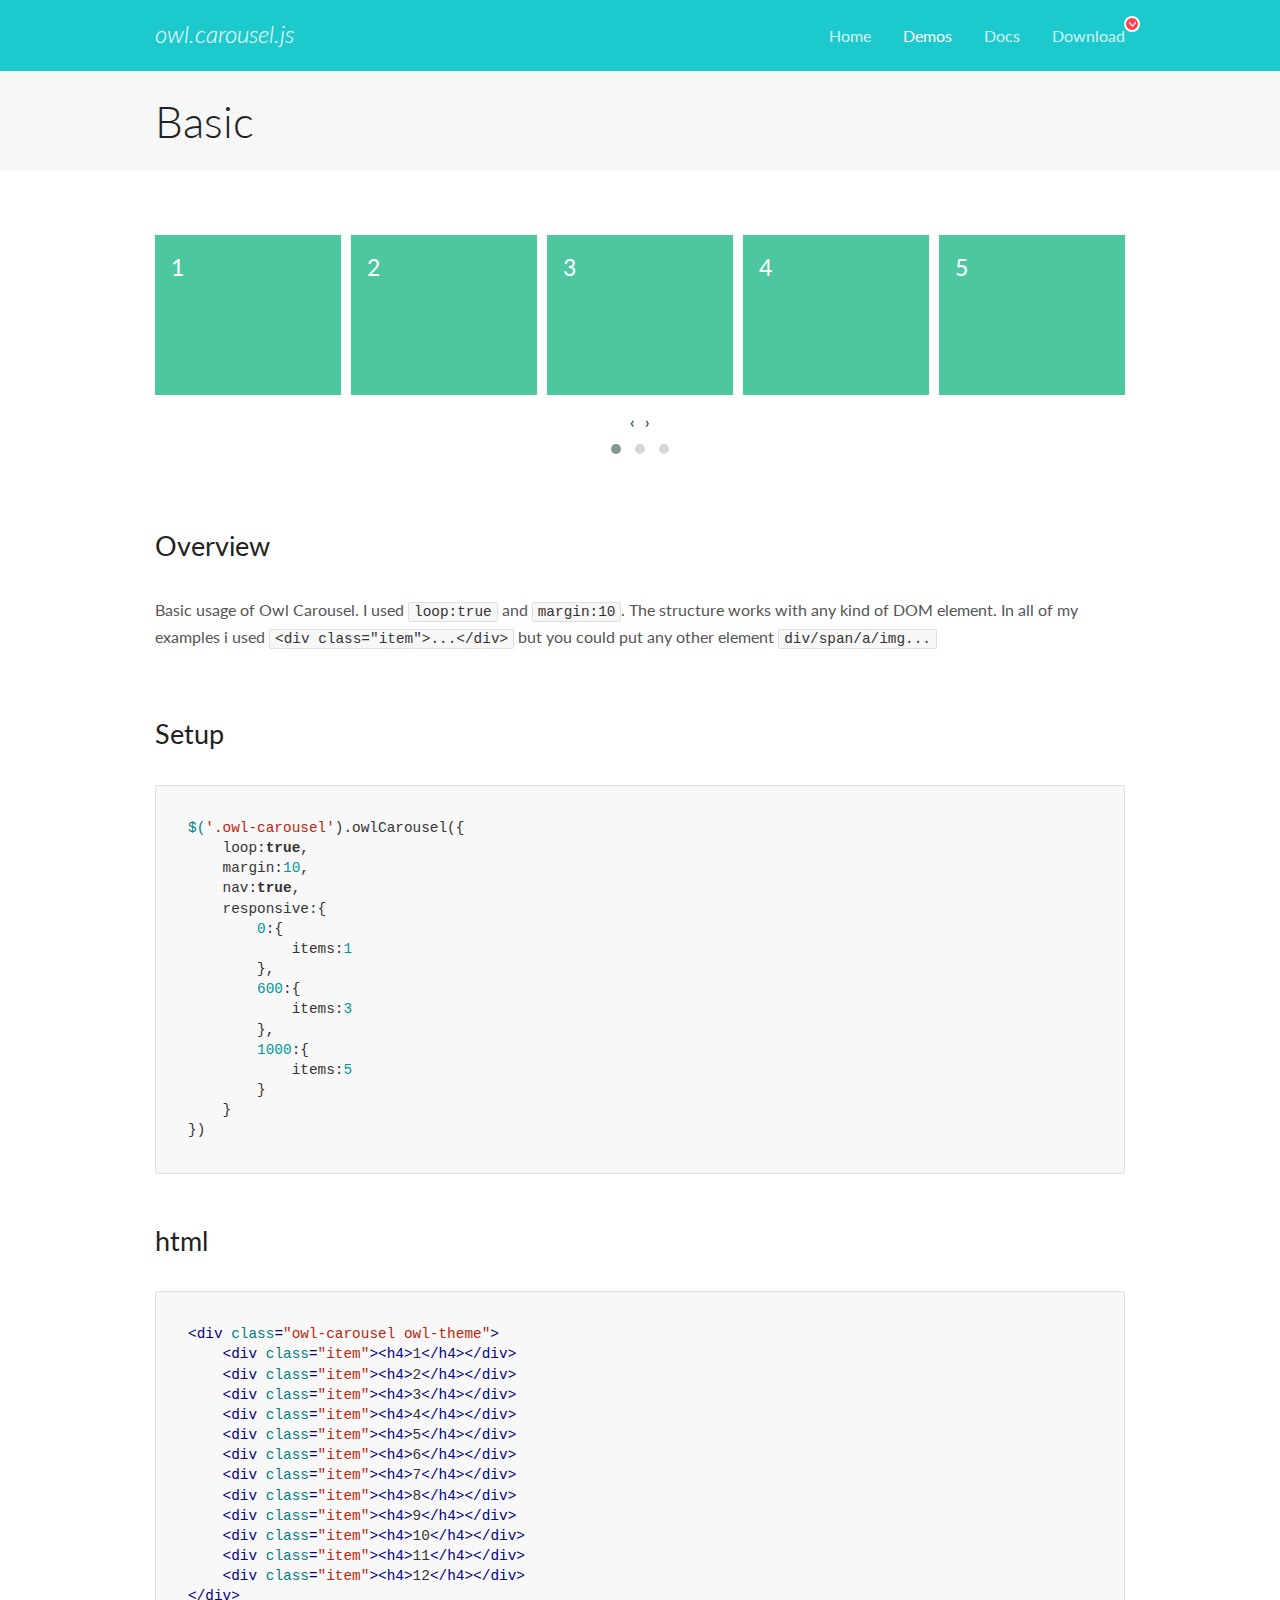
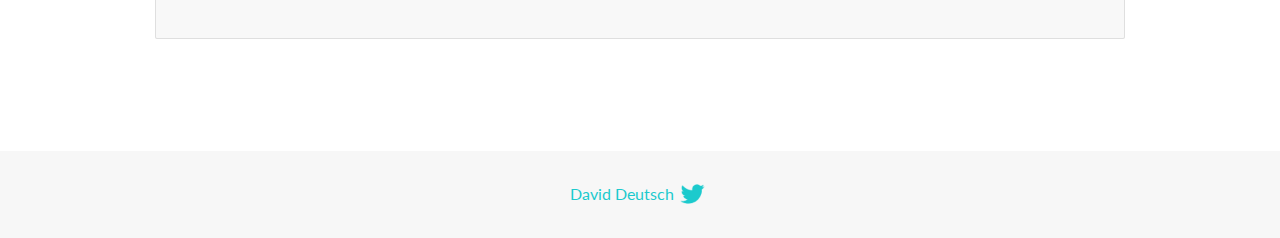
<file: OwlCarousel2-2.3.4/docs/demos/basic.html>
<!DOCTYPE html>
<html lang="en">
  <head>

    <!-- head -->
    <meta charset="utf-8">
    <meta name="msapplication-tap-highlight" content="no" />
    <meta name="viewport" content="width=device-width, initial-scale=1.0" />
    <meta name="description" content="Basic usage demo">
    <meta name="author" content="David Deutsch">
    <title>
      Basic Demo | Owl Carousel | 2.3.4
    </title>

    <!-- Stylesheets -->
    <link href='https://fonts.googleapis.com/css?family=Lato:300,400,700,400italic,300italic' rel='stylesheet' type='text/css'>
    <link rel="stylesheet" href="../assets/css/docs.theme.min.css">

    <!-- Owl Stylesheets -->
    <link rel="stylesheet" href="../assets/owlcarousel/assets/owl.carousel.min.css">
    <link rel="stylesheet" href="../assets/owlcarousel/assets/owl.theme.default.min.css">

    <!-- HTML5 shim and Respond.js IE8 support of HTML5 elements and media queries -->

    <!--[if lt IE 9]>
      <script src="https://oss.maxcdn.com/libs/html5shiv/3.7.0/html5shiv.js"></script>
      <script src="https://oss.maxcdn.com/libs/respond.js/1.3.0/respond.min.js"></script>
    <![endif]-->

    <!-- Favicons -->
    <link rel="apple-touch-icon-precomposed" sizes="144x144" href="../assets/ico/apple-touch-icon-144-precomposed.png">
    <link rel="shortcut icon" href="../assets/ico/favicon.png">
    <link rel="shortcut icon" href="favicon.ico">

    <!-- Yeah i know js should not be in header. Its required for demos.-->

    <!-- javascript -->
    <script src="../assets/vendors/jquery.min.js"></script>
    <script src="../assets/owlcarousel/owl.carousel.js"></script>
  </head>
  <body>

    <!-- header -->
    <header class="header">
      <div class="row">
        <div class="large-12 columns">
          <div class="brand left">
            <h3>
              <a href="/OwlCarousel2/">owl.carousel.js</a> 
            </h3>
          </div>
          <a id="toggle-nav" class="right">
            <span></span> <span></span> <span></span> 
          </a> 
          <div class="nav-bar">
            <ul class="clearfix">
              <li> <a href="/OwlCarousel2/index.html">Home</a>  </li>
              <li class="active">
                <a href="/OwlCarousel2/demos/demos.html">Demos</a> 
              </li>
              <li> <a href="/OwlCarousel2/docs/started-welcome.html">Docs</a>  </li>
              <li>
                <a href="https://github.com/OwlCarousel2/OwlCarousel2/archive/2.3.4.zip">Download</a> 
                <span class="download"></span> 
              </li>
            </ul>
          </div>
        </div>
      </div>
    </header>

    <!-- title -->
    <section class="title">
      <div class="row">
        <div class="large-12 columns">
          <h1>Basic</h1>
        </div>
      </div>
    </section>

    <!--  Demos -->
    <section id="demos">
      <div class="row">
        <div class="large-12 columns">
          <div class="owl-carousel owl-theme">
            <div class="item">
              <h4>1</h4>
            </div>
            <div class="item">
              <h4>2</h4>
            </div>
            <div class="item">
              <h4>3</h4>
            </div>
            <div class="item">
              <h4>4</h4>
            </div>
            <div class="item">
              <h4>5</h4>
            </div>
            <div class="item">
              <h4>6</h4>
            </div>
            <div class="item">
              <h4>7</h4>
            </div>
            <div class="item">
              <h4>8</h4>
            </div>
            <div class="item">
              <h4>9</h4>
            </div>
            <div class="item">
              <h4>10</h4>
            </div>
            <div class="item">
              <h4>11</h4>
            </div>
            <div class="item">
              <h4>12</h4>
            </div>
          </div>
          <h3 id="overview">Overview</h3>
          <p>Basic usage of Owl Carousel. I used <code>loop:true</code> and <code>margin:10</code>. The structure works with any kind of DOM element. In all of my examples i used <code>&lt;div class=&quot;item&quot;&gt;...&lt;/div&gt;</code> but you could
            put any other element <code>div/span/a/img...</code></p>
          <h3 id="setup">Setup</h3>
          <pre><code>$(&#39;.owl-carousel&#39;).owlCarousel({
    loop:true,
    margin:10,
    nav:true,
    responsive:{
        0:{
            items:1
        },
        600:{
            items:3
        },
        1000:{
            items:5
        }
    }
})</code></pre>
          <h3 id="html">html</h3>
          <pre><code>&lt;div class=&quot;owl-carousel owl-theme&quot;&gt;
    &lt;div class=&quot;item&quot;&gt;&lt;h4&gt;1&lt;/h4&gt;&lt;/div&gt;
    &lt;div class=&quot;item&quot;&gt;&lt;h4&gt;2&lt;/h4&gt;&lt;/div&gt;
    &lt;div class=&quot;item&quot;&gt;&lt;h4&gt;3&lt;/h4&gt;&lt;/div&gt;
    &lt;div class=&quot;item&quot;&gt;&lt;h4&gt;4&lt;/h4&gt;&lt;/div&gt;
    &lt;div class=&quot;item&quot;&gt;&lt;h4&gt;5&lt;/h4&gt;&lt;/div&gt;
    &lt;div class=&quot;item&quot;&gt;&lt;h4&gt;6&lt;/h4&gt;&lt;/div&gt;
    &lt;div class=&quot;item&quot;&gt;&lt;h4&gt;7&lt;/h4&gt;&lt;/div&gt;
    &lt;div class=&quot;item&quot;&gt;&lt;h4&gt;8&lt;/h4&gt;&lt;/div&gt;
    &lt;div class=&quot;item&quot;&gt;&lt;h4&gt;9&lt;/h4&gt;&lt;/div&gt;
    &lt;div class=&quot;item&quot;&gt;&lt;h4&gt;10&lt;/h4&gt;&lt;/div&gt;
    &lt;div class=&quot;item&quot;&gt;&lt;h4&gt;11&lt;/h4&gt;&lt;/div&gt;
    &lt;div class=&quot;item&quot;&gt;&lt;h4&gt;12&lt;/h4&gt;&lt;/div&gt;
&lt;/div&gt;</code></pre>
          <script>
            $(document).ready(function() {
              var owl = $('.owl-carousel');
              owl.owlCarousel({
                margin: 10,
                nav: true,
                loop: true,
                responsive: {
                  0: {
                    items: 1
                  },
                  600: {
                    items: 3
                  },
                  1000: {
                    items: 5
                  }
                }
              })
            })
          </script>
        </div>
      </div>
    </section>

    <!-- footer -->
    <footer class="footer">
      <div class="row">
        <div class="large-12 columns">
          <h5>
            <a href="/OwlCarousel2/docs/support-contact.html">David Deutsch</a> 
            <a id="custom-tweet-button" href="https://twitter.com/share?url=https://github.com/OwlCarousel2/OwlCarousel2&text=Owl Carousel - This is so awesome! " target="_blank"></a> 
          </h5>
        </div>
      </div>
    </footer>

    <!-- vendors -->
    <script src="../assets/vendors/highlight.js"></script>
    <script src="../assets/js/app.js"></script>
  </body>
</html>
</file>
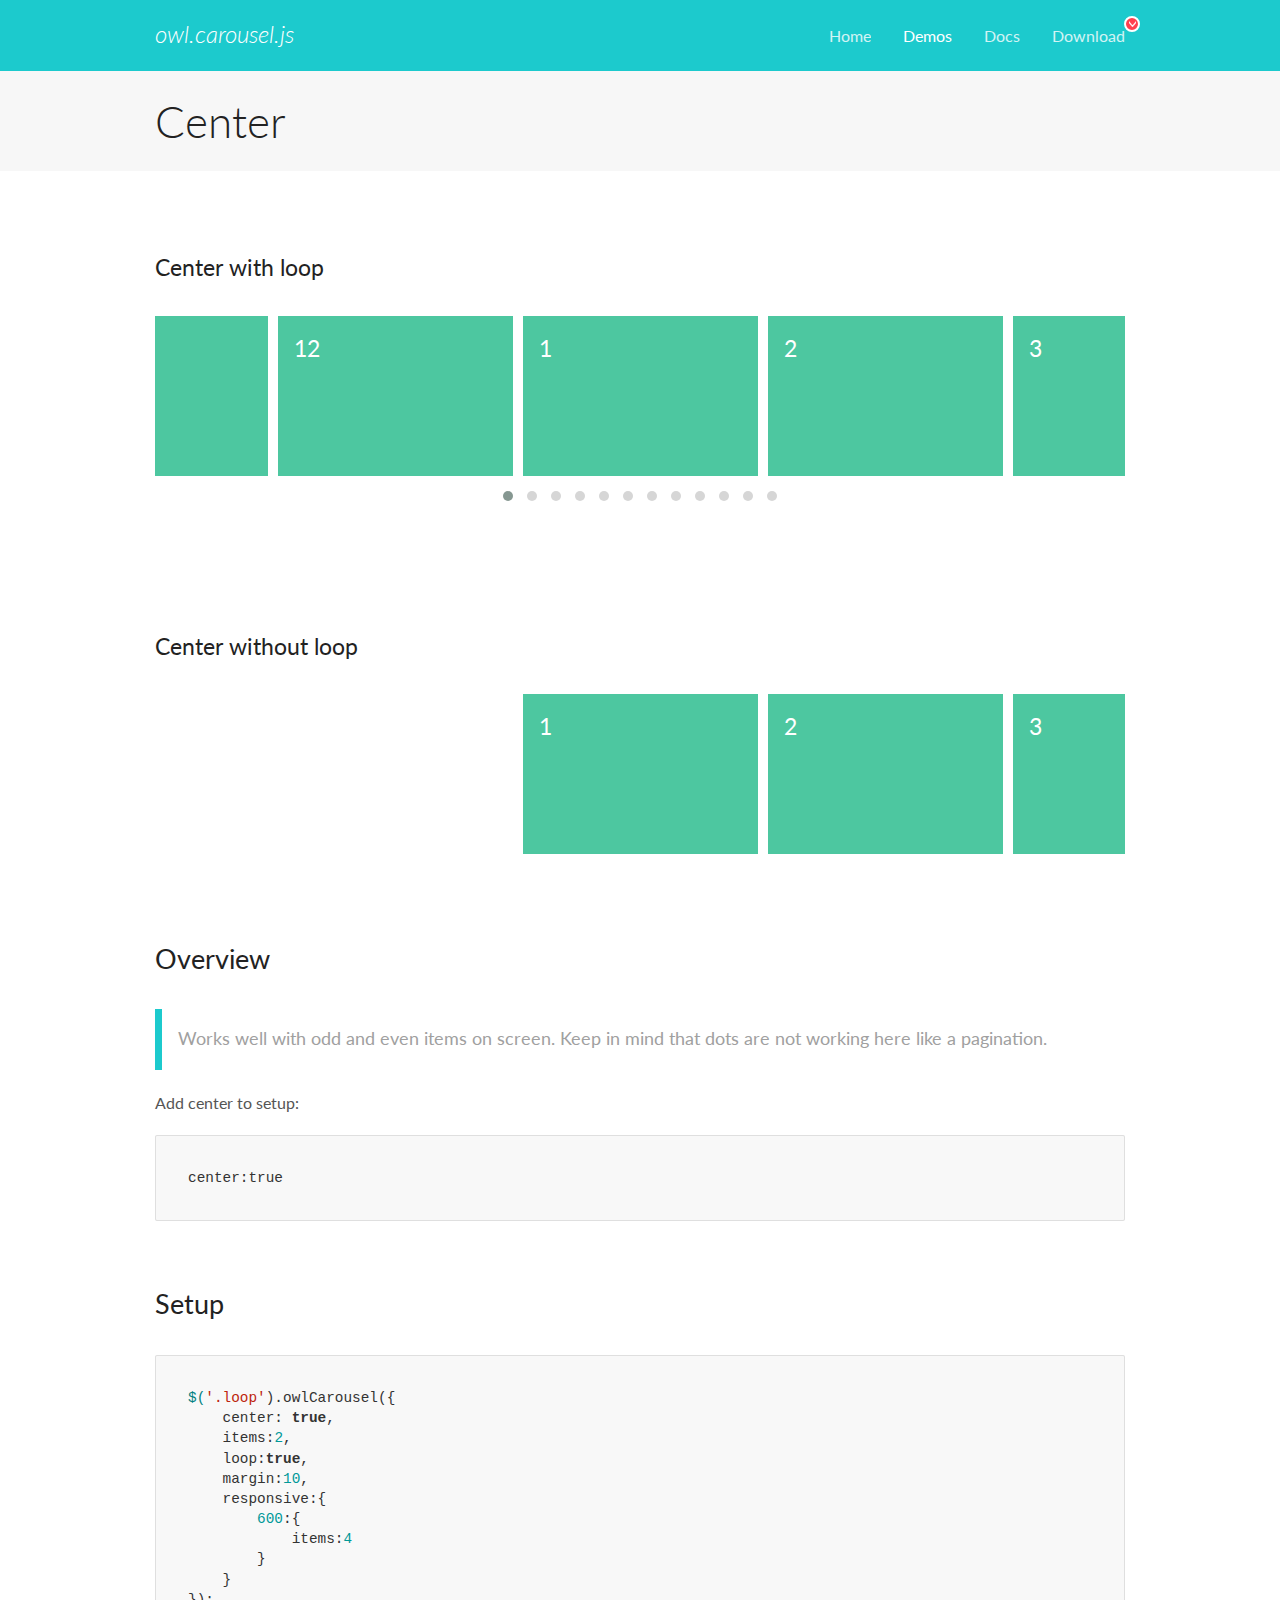
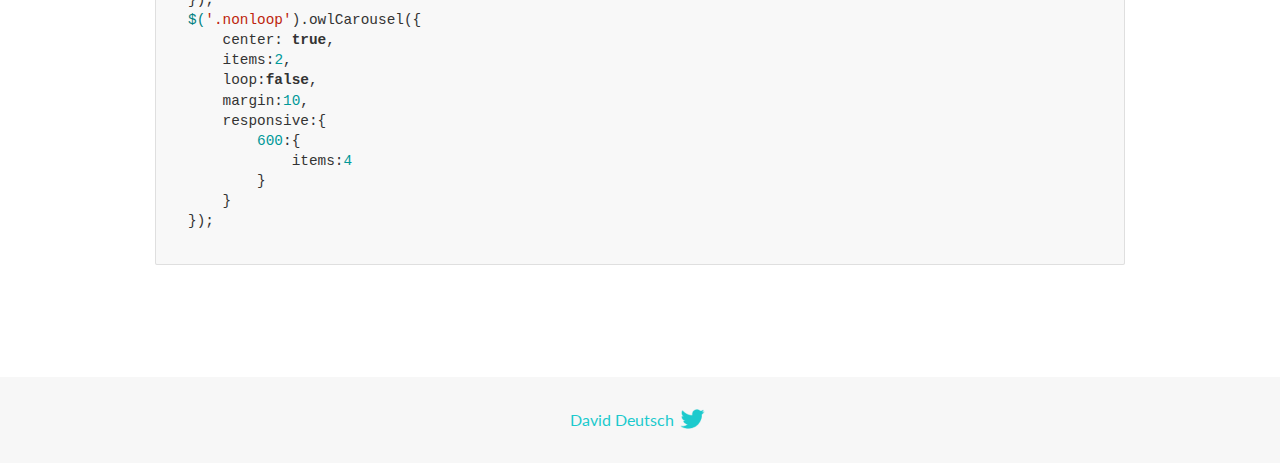
<file: OwlCarousel2-2.3.4/docs/demos/center.html>
<!DOCTYPE html>
<html lang="en">
  <head>

    <!-- head -->
    <meta charset="utf-8">
    <meta name="msapplication-tap-highlight" content="no" />
    <meta name="viewport" content="width=device-width, initial-scale=1.0" />
    <meta name="description" content="Center carousel">
    <meta name="author" content="David Deutsch">
    <title>
      Center Demo | Owl Carousel | 2.3.4
    </title>

    <!-- Stylesheets -->
    <link href='https://fonts.googleapis.com/css?family=Lato:300,400,700,400italic,300italic' rel='stylesheet' type='text/css'>
    <link rel="stylesheet" href="../assets/css/docs.theme.min.css">

    <!-- Owl Stylesheets -->
    <link rel="stylesheet" href="../assets/owlcarousel/assets/owl.carousel.min.css">
    <link rel="stylesheet" href="../assets/owlcarousel/assets/owl.theme.default.min.css">

    <!-- HTML5 shim and Respond.js IE8 support of HTML5 elements and media queries -->

    <!--[if lt IE 9]>
      <script src="https://oss.maxcdn.com/libs/html5shiv/3.7.0/html5shiv.js"></script>
      <script src="https://oss.maxcdn.com/libs/respond.js/1.3.0/respond.min.js"></script>
    <![endif]-->

    <!-- Favicons -->
    <link rel="apple-touch-icon-precomposed" sizes="144x144" href="../assets/ico/apple-touch-icon-144-precomposed.png">
    <link rel="shortcut icon" href="../assets/ico/favicon.png">
    <link rel="shortcut icon" href="favicon.ico">

    <!-- Yeah i know js should not be in header. Its required for demos.-->

    <!-- javascript -->
    <script src="../assets/vendors/jquery.min.js"></script>
    <script src="../assets/owlcarousel/owl.carousel.js"></script>
  </head>
  <body>

    <!-- header -->
    <header class="header">
      <div class="row">
        <div class="large-12 columns">
          <div class="brand left">
            <h3>
              <a href="/OwlCarousel2/">owl.carousel.js</a> 
            </h3>
          </div>
          <a id="toggle-nav" class="right">
            <span></span> <span></span> <span></span> 
          </a> 
          <div class="nav-bar">
            <ul class="clearfix">
              <li> <a href="/OwlCarousel2/index.html">Home</a>  </li>
              <li class="active">
                <a href="/OwlCarousel2/demos/demos.html">Demos</a> 
              </li>
              <li> <a href="/OwlCarousel2/docs/started-welcome.html">Docs</a>  </li>
              <li>
                <a href="https://github.com/OwlCarousel2/OwlCarousel2/archive/2.3.4.zip">Download</a> 
                <span class="download"></span> 
              </li>
            </ul>
          </div>
        </div>
      </div>
    </header>

    <!-- title -->
    <section class="title">
      <div class="row">
        <div class="large-12 columns">
          <h1>Center</h1>
        </div>
      </div>
    </section>

    <!--  Demos -->
    <section id="demos">
      <div class="row">
        <div class="large-12 columns">
          <h4 id="center-with-loop">Center with loop</h4>
          <div class="loop owl-carousel owl-theme">
            <div class="item">
              <h4>1</h4>
            </div>
            <div class="item">
              <h4>2</h4>
            </div>
            <div class="item">
              <h4>3</h4>
            </div>
            <div class="item">
              <h4>4</h4>
            </div>
            <div class="item">
              <h4>5</h4>
            </div>
            <div class="item">
              <h4>6</h4>
            </div>
            <div class="item">
              <h4>7</h4>
            </div>
            <div class="item">
              <h4>8</h4>
            </div>
            <div class="item">
              <h4>9</h4>
            </div>
            <div class="item">
              <h4>10</h4>
            </div>
            <div class="item">
              <h4>11</h4>
            </div>
            <div class="item">
              <h4>12</h4>
            </div>
          </div>
          <br>
          <h4 id="center-without-loop">Center without loop</h4>
          <div class="nonloop owl-carousel">
            <div class="item">
              <h4>1</h4>
            </div>
            <div class="item">
              <h4>2</h4>
            </div>
            <div class="item">
              <h4>3</h4>
            </div>
            <div class="item">
              <h4>4</h4>
            </div>
            <div class="item">
              <h4>5</h4>
            </div>
            <div class="item">
              <h4>6</h4>
            </div>
            <div class="item">
              <h4>7</h4>
            </div>
            <div class="item">
              <h4>8</h4>
            </div>
            <div class="item">
              <h4>9</h4>
            </div>
            <div class="item">
              <h4>10</h4>
            </div>
            <div class="item">
              <h4>11</h4>
            </div>
            <div class="item">
              <h4>12</h4>
            </div>
          </div>
          <h3 id="overview">Overview</h3>
          <blockquote>
            <p>Works well with odd and even items on screen. Keep in mind that dots are not working here like a pagination.</p>
          </blockquote>
          <p>Add center to setup:</p>
          <pre><code>center:true</code></pre>
          <h3 id="setup">Setup</h3>
          <pre><code>$(&#39;.loop&#39;).owlCarousel({
    center: true,
    items:2,
    loop:true,
    margin:10,
    responsive:{
        600:{
            items:4
        }
    }
});
$(&#39;.nonloop&#39;).owlCarousel({
    center: true,
    items:2,
    loop:false,
    margin:10,
    responsive:{
        600:{
            items:4
        }
    }
});</code></pre>
          <script>
            jQuery(document).ready(function($) {
              $('.loop').owlCarousel({
                center: true,
                items: 2,
                loop: true,
                margin: 10,
                responsive: {
                  600: {
                    items: 4
                  }
                }
              });
              $('.nonloop').owlCarousel({
                center: true,
                items: 2,
                loop: false,
                margin: 10,
                responsive: {
                  600: {
                    items: 4
                  }
                }
              });
            });
          </script>
        </div>
      </div>
    </section>

    <!-- footer -->
    <footer class="footer">
      <div class="row">
        <div class="large-12 columns">
          <h5>
            <a href="/OwlCarousel2/docs/support-contact.html">David Deutsch</a> 
            <a id="custom-tweet-button" href="https://twitter.com/share?url=https://github.com/OwlCarousel2/OwlCarousel2&text=Owl Carousel - This is so awesome! " target="_blank"></a> 
          </h5>
        </div>
      </div>
    </footer>

    <!-- vendors -->
    <script src="../assets/vendors/highlight.js"></script>
    <script src="../assets/js/app.js"></script>
  </body>
</html>
</file>
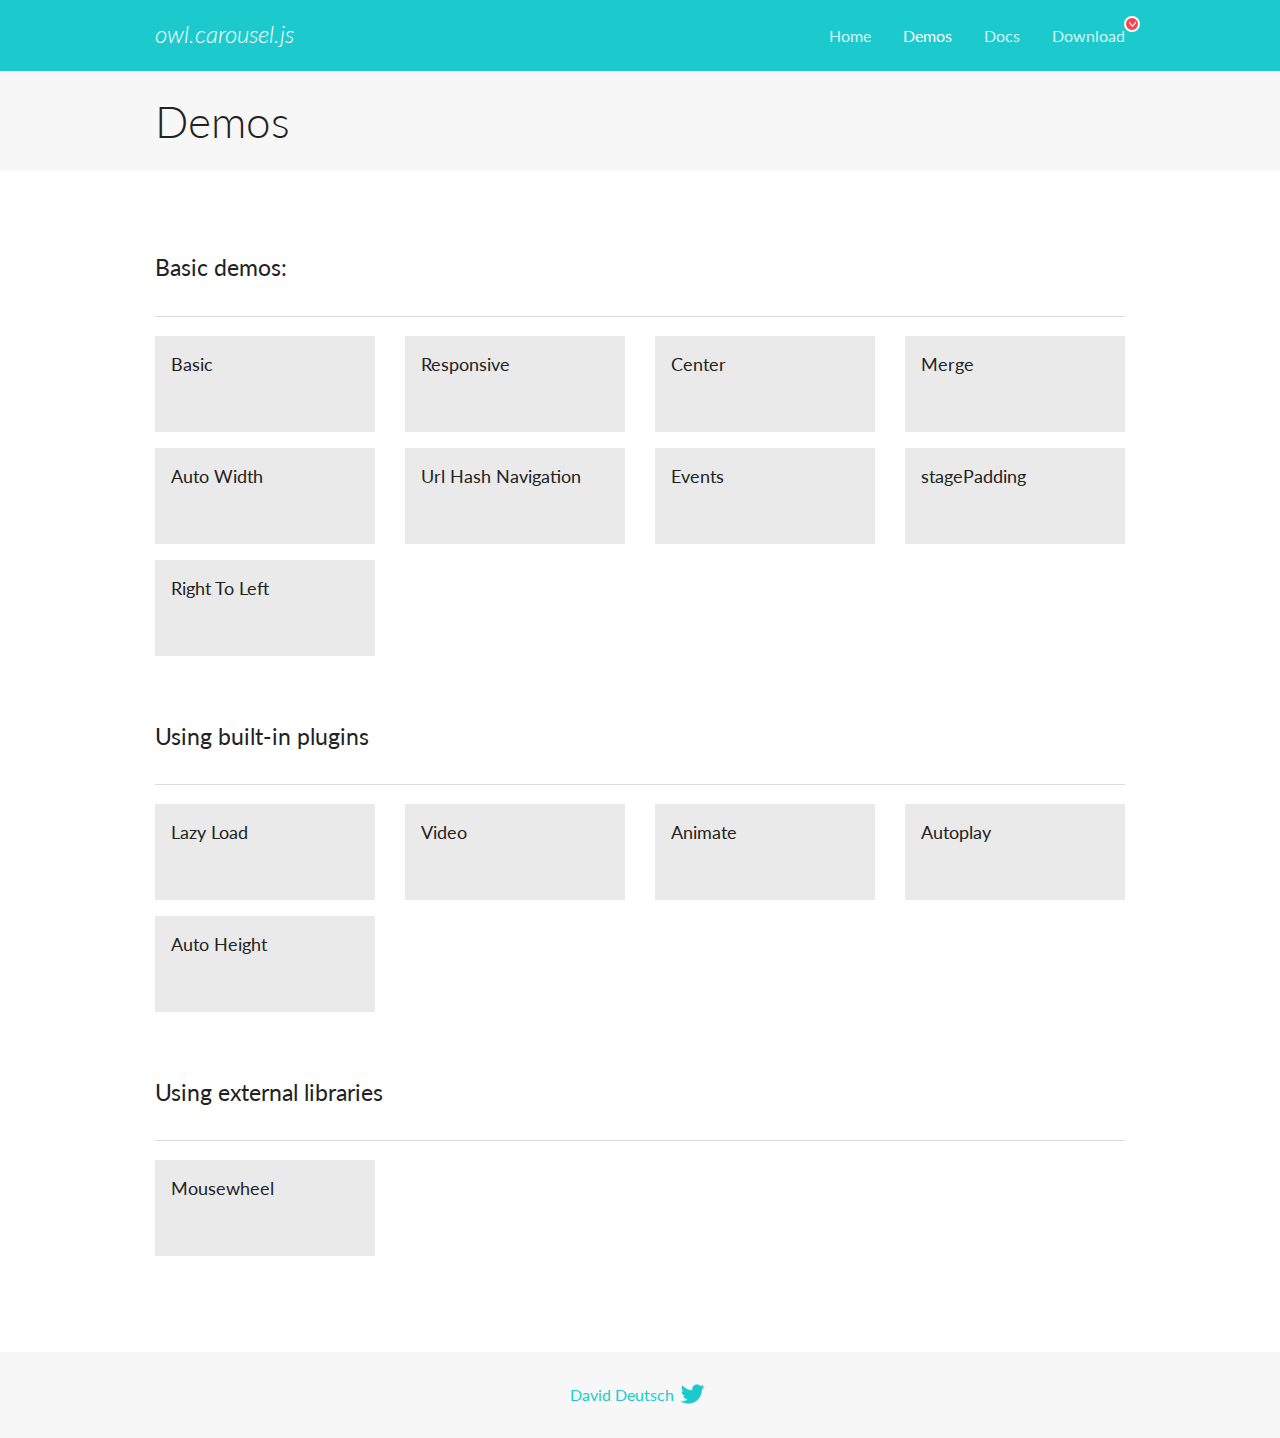
<file: OwlCarousel2-2.3.4/docs/demos/demos.html>
<!DOCTYPE html>
<html lang="en">
  <head>

    <!-- head -->
    <meta charset="utf-8">
    <meta name="msapplication-tap-highlight" content="no" />
    <meta name="viewport" content="width=device-width, initial-scale=1.0" />
    <meta name="description" content="A list of Owl Carousel examples.">
    <meta name="author" content="David Deutsch">
    <title>
      Demos | Owl Carousel | 2.3.4
    </title>

    <!-- Stylesheets -->
    <link href='https://fonts.googleapis.com/css?family=Lato:300,400,700,400italic,300italic' rel='stylesheet' type='text/css'>
    <link rel="stylesheet" href="../assets/css/docs.theme.min.css">

    <!-- Owl Stylesheets -->
    <link rel="stylesheet" href="../assets/owlcarousel/assets/owl.carousel.min.css">
    <link rel="stylesheet" href="../assets/owlcarousel/assets/owl.theme.default.min.css">

    <!-- HTML5 shim and Respond.js IE8 support of HTML5 elements and media queries -->

    <!--[if lt IE 9]>
      <script src="https://oss.maxcdn.com/libs/html5shiv/3.7.0/html5shiv.js"></script>
      <script src="https://oss.maxcdn.com/libs/respond.js/1.3.0/respond.min.js"></script>
    <![endif]-->

    <!-- Favicons -->
    <link rel="apple-touch-icon-precomposed" sizes="144x144" href="../assets/ico/apple-touch-icon-144-precomposed.png">
    <link rel="shortcut icon" href="../assets/ico/favicon.png">
    <link rel="shortcut icon" href="favicon.ico">

    <!-- Yeah i know js should not be in header. Its required for demos.-->

    <!-- javascript -->
    <script src="../assets/vendors/jquery.min.js"></script>
    <script src="../assets/owlcarousel/owl.carousel.js"></script>
  </head>
  <body>

    <!-- header -->
    <header class="header">
      <div class="row">
        <div class="large-12 columns">
          <div class="brand left">
            <h3>
              <a href="/OwlCarousel2/">owl.carousel.js</a> 
            </h3>
          </div>
          <a id="toggle-nav" class="right">
            <span></span> <span></span> <span></span> 
          </a> 
          <div class="nav-bar">
            <ul class="clearfix">
              <li> <a href="/OwlCarousel2/index.html">Home</a>  </li>
              <li class="active">
                <a href="/OwlCarousel2/demos/demos.html">Demos</a> 
              </li>
              <li> <a href="/OwlCarousel2/docs/started-welcome.html">Docs</a>  </li>
              <li>
                <a href="https://github.com/OwlCarousel2/OwlCarousel2/archive/2.3.4.zip">Download</a> 
                <span class="download"></span> 
              </li>
            </ul>
          </div>
        </div>
      </div>
    </header>

    <!-- title -->
    <section class="title">
      <div class="row">
        <div class="large-12 columns">
          <h1>Demos</h1>
        </div>
      </div>
    </section>

    <!--  Demos -->
    <section id="demos">
      <div class="row">
        <div class="large-12 columns">
          <h4 id="basic-demos-">Basic demos:</h4>
          <hr>
          <div class="demo-list">
            <div class="row">
              <div class="small-6 medium-4 large-3 columns">
                <a href="basic.html" class="demo-block">
                  <h5>Basic </h5>
                </a> 
              </div>
              <div class="small-6 medium-4 large-3 columns">
                <a href="responsive.html" class="demo-block">
                  <h5>Responsive </h5>
                </a> 
              </div>
              <div class="small-6 medium-4 large-3 columns">
                <a href="center.html" class="demo-block">
                  <h5>Center </h5>
                </a> 
              </div>
              <div class="small-6 medium-4 large-3 columns">
                <a href="merge.html" class="demo-block">
                  <h5>Merge </h5>
                </a> 
              </div>
              <div class="small-6 medium-4 large-3 columns">
                <a href="autowidth.html" class="demo-block">
                  <h5>Auto Width </h5>
                </a> 
              </div>
              <div class="small-6 medium-4 large-3 columns">
                <a href="urlhashnav.html" class="demo-block">
                  <h5>Url Hash Navigation </h5>
                </a> 
              </div>
              <div class="small-6 medium-4 large-3 columns">
                <a href="events.html" class="demo-block">
                  <h5>Events </h5>
                </a> 
              </div>
              <div class="small-6 medium-4 large-3 columns">
                <a href="stagepadding.html" class="demo-block">
                  <h5>stagePadding </h5>
                </a> 
              </div>
              <div class="small-6 medium-4 large-3 columns">
                <a href="rtl.html" class="demo-block">
                  <h5>Right To Left </h5>
                </a> 
              </div>
            </div>
          </div>
          <h4 id="using-built-in-plugins">Using built-in plugins</h4>
          <hr>
          <div class="demo-list">
            <div class="row">
              <div class="small-6 medium-4 large-3 columns">
                <a href="lazyLoad.html" class="demo-block">
                  <h5>Lazy Load </h5>
                </a> 
              </div>
              <div class="small-6 medium-4 large-3 columns">
                <a href="video.html" class="demo-block">
                  <h5>Video </h5>
                </a> 
              </div>
              <div class="small-6 medium-4 large-3 columns">
                <a href="animate.html" class="demo-block">
                  <h5>Animate </h5>
                </a> 
              </div>
              <div class="small-6 medium-4 large-3 columns">
                <a href="autoplay.html" class="demo-block">
                  <h5>Autoplay </h5>
                </a> 
              </div>
              <div class="small-6 medium-4 large-3 columns">
                <a href="autoheight.html" class="demo-block">
                  <h5>Auto Height </h5>
                </a> 
              </div>
            </div>
          </div>
          <h4 id="using-external-libraries">Using external libraries</h4>
          <hr>
          <div class="demo-list">
            <div class="row">
              <div class="small-6 medium-4 large-3 columns">
                <a href="mousewheel.html" class="demo-block">
                  <h5>Mousewheel </h5>
                </a> 
              </div>
            </div>
          </div>
        </div>
      </div>
    </section>

    <!-- footer -->
    <footer class="footer">
      <div class="row">
        <div class="large-12 columns">
          <h5>
            <a href="/OwlCarousel2/docs/support-contact.html">David Deutsch</a> 
            <a id="custom-tweet-button" href="https://twitter.com/share?url=https://github.com/OwlCarousel2/OwlCarousel2&text=Owl Carousel - This is so awesome! " target="_blank"></a> 
          </h5>
        </div>
      </div>
    </footer>

    <!-- vendors -->
    <script src="../assets/vendors/highlight.js"></script>
    <script src="../assets/js/app.js"></script>
  </body>
</html>
</file>
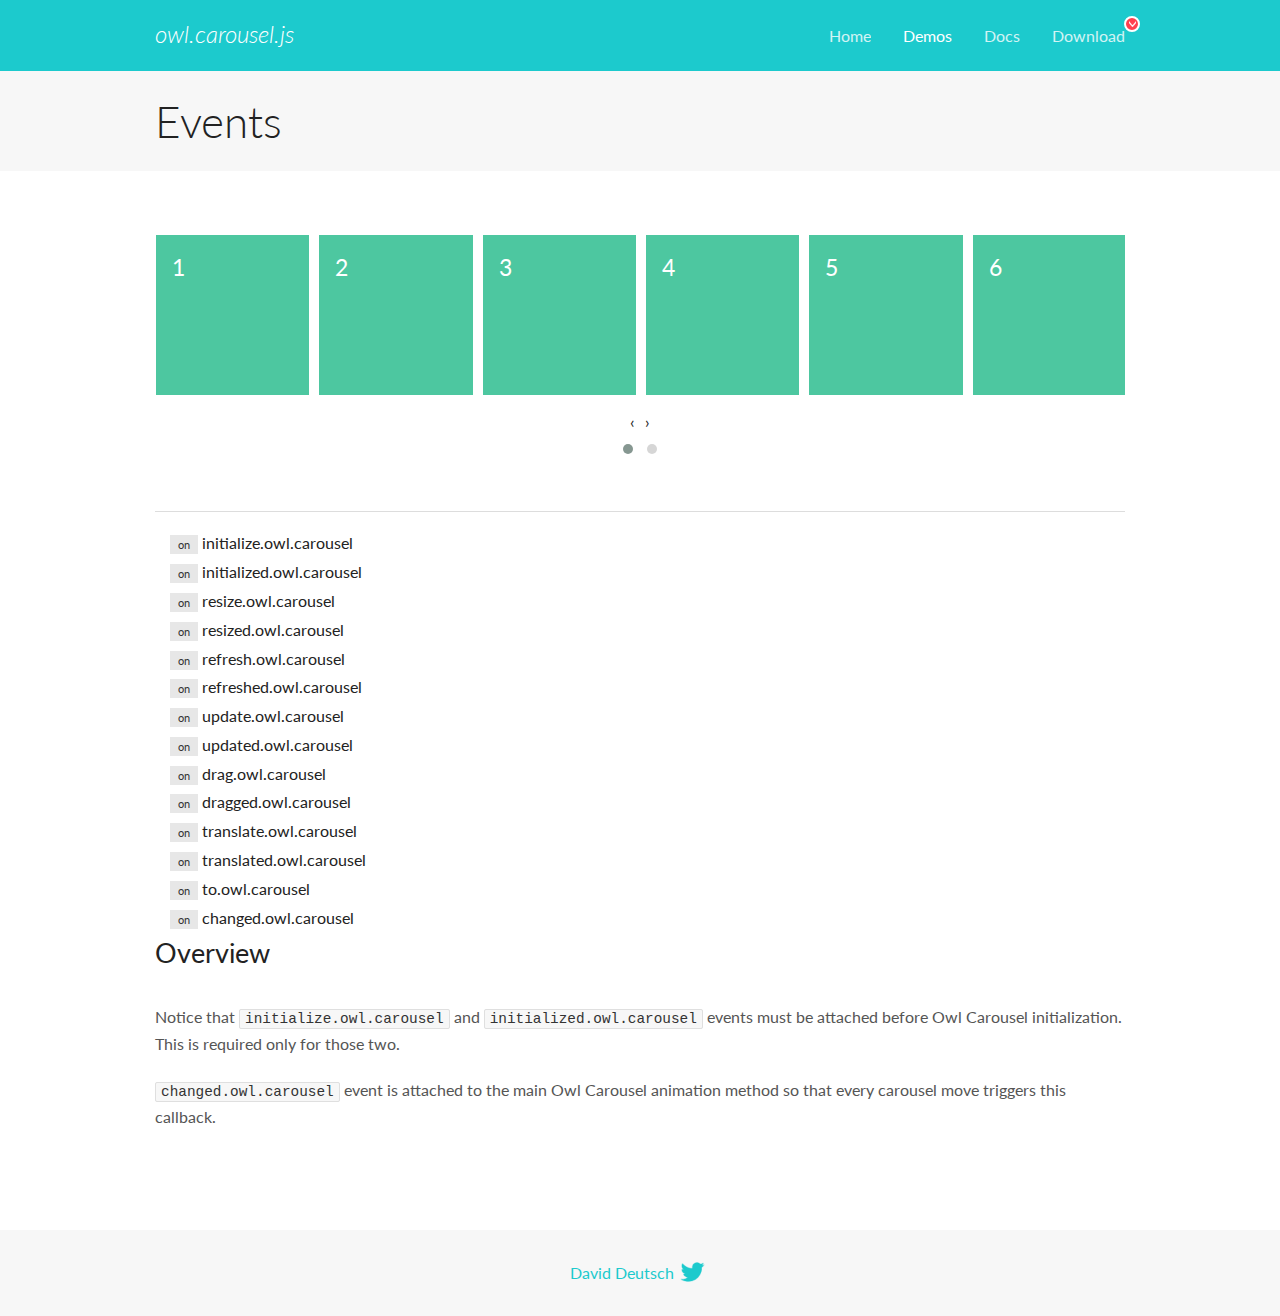
<file: OwlCarousel2-2.3.4/docs/demos/events.html>
<!DOCTYPE html>
<html lang="en">
  <head>

    <!-- head -->
    <meta charset="utf-8">
    <meta name="msapplication-tap-highlight" content="no" />
    <meta name="viewport" content="width=device-width, initial-scale=1.0" />
    <meta name="description" content="Events usage demo">
    <meta name="author" content="David Deutsch">
    <title>
      Events Demo | Owl Carousel | 2.3.4
    </title>

    <!-- Stylesheets -->
    <link href='https://fonts.googleapis.com/css?family=Lato:300,400,700,400italic,300italic' rel='stylesheet' type='text/css'>
    <link rel="stylesheet" href="../assets/css/docs.theme.min.css">

    <!-- Owl Stylesheets -->
    <link rel="stylesheet" href="../assets/owlcarousel/assets/owl.carousel.min.css">
    <link rel="stylesheet" href="../assets/owlcarousel/assets/owl.theme.default.min.css">

    <!-- HTML5 shim and Respond.js IE8 support of HTML5 elements and media queries -->

    <!--[if lt IE 9]>
      <script src="https://oss.maxcdn.com/libs/html5shiv/3.7.0/html5shiv.js"></script>
      <script src="https://oss.maxcdn.com/libs/respond.js/1.3.0/respond.min.js"></script>
    <![endif]-->

    <!-- Favicons -->
    <link rel="apple-touch-icon-precomposed" sizes="144x144" href="../assets/ico/apple-touch-icon-144-precomposed.png">
    <link rel="shortcut icon" href="../assets/ico/favicon.png">
    <link rel="shortcut icon" href="favicon.ico">

    <!-- Yeah i know js should not be in header. Its required for demos.-->

    <!-- javascript -->
    <script src="../assets/vendors/jquery.min.js"></script>
    <script src="../assets/owlcarousel/owl.carousel.js"></script>
  </head>
  <body>

    <!-- header -->
    <header class="header">
      <div class="row">
        <div class="large-12 columns">
          <div class="brand left">
            <h3>
              <a href="/OwlCarousel2/">owl.carousel.js</a> 
            </h3>
          </div>
          <a id="toggle-nav" class="right">
            <span></span> <span></span> <span></span> 
          </a> 
          <div class="nav-bar">
            <ul class="clearfix">
              <li> <a href="/OwlCarousel2/index.html">Home</a>  </li>
              <li class="active">
                <a href="/OwlCarousel2/demos/demos.html">Demos</a> 
              </li>
              <li> <a href="/OwlCarousel2/docs/started-welcome.html">Docs</a>  </li>
              <li>
                <a href="https://github.com/OwlCarousel2/OwlCarousel2/archive/2.3.4.zip">Download</a> 
                <span class="download"></span> 
              </li>
            </ul>
          </div>
        </div>
      </div>
    </header>

    <!-- title -->
    <section class="title">
      <div class="row">
        <div class="large-12 columns">
          <h1>Events</h1>
        </div>
      </div>
    </section>

    <!--  Demos -->
    <section id="demos">
      <div class="row">
        <div class="large-12 columns">
          <div class="owl-carousel owl-theme">
            <div class="item">
              <h4>1</h4>
            </div>
            <div class="item">
              <h4>2</h4>
            </div>
            <div class="item">
              <h4>3</h4>
            </div>
            <div class="item">
              <h4>4</h4>
            </div>
            <div class="item">
              <h4>5</h4>
            </div>
            <div class="item">
              <h4>6</h4>
            </div>
            <div class="item">
              <h4>7</h4>
            </div>
            <div class="item">
              <h4>8</h4>
            </div>
            <div class="item">
              <h4>9</h4>
            </div>
            <div class="item">
              <h4>10</h4>
            </div>
            <div class="item">
              <h4>11</h4>
            </div>
            <div class="item">
              <h4>12</h4>
            </div>
          </div>
          <hr>
          <div class="large-12 columns callbacks">
            <div><span class="label secondary initialize">on</span>  initialize.owl.carousel </div>
            <div><span class="label secondary initialized">on</span>  initialized.owl.carousel </div>
            <div><span class="label secondary resize">on</span>  resize.owl.carousel </div>
            <div><span class="label secondary resized">on</span>  resized.owl.carousel </div>
            <div><span class="label secondary refresh">on</span>  refresh.owl.carousel </div>
            <div><span class="label secondary refreshed">on</span>  refreshed.owl.carousel </div>
            <div><span class="label secondary update">on</span>  update.owl.carousel </div>
            <div><span class="label secondary updated">on</span>  updated.owl.carousel </div>
            <div><span class="label secondary drag">on</span>  drag.owl.carousel </div>
            <div><span class="label secondary dragged">on</span>  dragged.owl.carousel </div>
            <div><span class="label secondary translate">on</span>  translate.owl.carousel </div>
            <div><span class="label secondary translated">on</span>  translated.owl.carousel </div>
            <div><span class="label secondary to">on</span>  to.owl.carousel </div>
            <div><span class="label secondary changed">on</span>  changed.owl.carousel </div>
          </div>
          <h3 id="overview">Overview</h3>
          <p>Notice that <code>initialize.owl.carousel</code> and <code>initialized.owl.carousel</code> events must be attached before Owl Carousel initialization. This is required only for those two.</p>
          <p><code>changed.owl.carousel</code> event is attached to the main Owl Carousel animation method so that every carousel move triggers this callback.</p>
          <script>
            jQuery(document).ready(function($) {
              var owl = $('.owl-carousel');
              owl.on('initialize.owl.carousel initialized.owl.carousel ' +
                'initialize.owl.carousel initialize.owl.carousel ' +
                'resize.owl.carousel resized.owl.carousel ' +
                'refresh.owl.carousel refreshed.owl.carousel ' +
                'update.owl.carousel updated.owl.carousel ' +
                'drag.owl.carousel dragged.owl.carousel ' +
                'translate.owl.carousel translated.owl.carousel ' +
                'to.owl.carousel changed.owl.carousel',
                function(e) {
                  $('.' + e.type)
                    .removeClass('secondary')
                    .addClass('success');
                  window.setTimeout(function() {
                    $('.' + e.type)
                      .removeClass('success')
                      .addClass('secondary');
                  }, 500);
                });
              owl.owlCarousel({
                loop: true,
                nav: true,
                lazyLoad: true,
                margin: 10,
                video: true,
                responsive: {
                  0: {
                    items: 1
                  },
                  600: {
                    items: 3
                  },
                  960: {
                    items: 5,
                  },
                  1200: {
                    items: 6
                  }
                }
              });
            });
          </script>
        </div>
      </div>
    </section>

    <!-- footer -->
    <footer class="footer">
      <div class="row">
        <div class="large-12 columns">
          <h5>
            <a href="/OwlCarousel2/docs/support-contact.html">David Deutsch</a> 
            <a id="custom-tweet-button" href="https://twitter.com/share?url=https://github.com/OwlCarousel2/OwlCarousel2&text=Owl Carousel - This is so awesome! " target="_blank"></a> 
          </h5>
        </div>
      </div>
    </footer>

    <!-- vendors -->
    <script src="../assets/vendors/highlight.js"></script>
    <script src="../assets/js/app.js"></script>
  </body>
</html>
</file>
<file: stylecadastro.css>
body{
    background-image: url(fundologin.jpg);
    background-repeat: no-repeat;
    background-size: cover;
    
}


.container{
    display: flex;
    flex-direction: row;

    border-collapse: separate;
    align-items: center;
    justify-content: space-between;
    padding: 10px;
    
    
}

*{
    list-style: none;
    margin: 0;
    padding: 0;
    box-sizing: border-box;
}    

nav {
    display: flex;
    justify-content: space-around;
    align-items: center;
    width: 100%;
    border: 1px solid rgba(0,0,0,0,0.4);
    background-color: rgb(0, 0, 0);
    position: fixed;
    left: 0;
    top: 0;
    z-index: 100;
}

.logo img {
    height: 100px;
    width: 250px;
}

nav .menu {
    display: flex;

}

nav .menu li a {
    height: 40px;
    line-height: 43px;
    margin: 0;
    padding: 0px 22px;
    display: flex;
    font-size: 0.8rem;
    text-transform: uppercase;
    font-weight: 500;
    color: #eee;
    letter-spacing: 1px;
}

.buscar {
    width: 250px;
    height: 40px;
    background-color: rgba(245, 245, 245, 0.8);
    display: flex;
    justify-content: center;
    align-items: center;
    border-radius: 20px;
    padding: 0px 20px;
}

.buscar input {
    width: 100%;
    height: 30px;
    border: none;
    outline: none;
    background-color: transparent;
}

.buscar i {
    color: #eee;
}

nav .menu li a:hover {
    background-color: yellow;
    color: #000;
    box-shadow: 5px 10px 30px rgba(53, 53, 53, 0.1) ;
    transition: all ease 0.2s;
}

.hero0 {
    font-family: 'Franklin Gothic Medium', 'Arial Narrow', Arial, sans-serif;
    color: rgb(250, 250, 5);;
    background-position-x: center;
    background-position-y: center;
    border-radius: 20px;
    border-color:rgb(250, 250, 5);
    border-style: solid;
    width: 30%;
    height: 30%;
    background-color: black;
    justify-content: center;
    
}
.invisivel {
    color: transparent;
}


a {
   color: white;
   text-decoration: none;
}
a:hover{
    color: rgb(250, 250, 5);;
    font-size: 18px;
}
.hero01{
    font-family:'Franklin Gothic Medium', 'Arial Narrow', Arial, sans-serif;
    color: white;
    border-radius: 12px;
    border: snow;
    border-style: solid;
    width: 25%;
    border-width: 1px;
    font-size: 11px;
    justify-content: center;
}

.hero02{
    font-family: 'Franklin Gothic Medium', 'Arial Narrow', Arial, sans-serif;
    color:rgb(250, 250, 5);
    border-style: solid;
    border-radius: 12px;
    border-color:rgb(250, 250, 5);
    width: 45%;
    background-color:black;
    
}


#invalidCheck2 {
    position: relative;
    left: 150px;
}

#validationDefault03 {
    width: 240px;
}

.col-12 {
    padding: 20px;
}

.btn{
    color:rgb(250, 250, 5);

}

h1 {
    font-family: 'Poppins';
    font-size: 2.5rem;
    text-transform: uppercase;
    font-weight: 400;
    letter-spacing: 1px;
}

form .email,
 .senha{
    border: 1px solid yellow;
    border-radius: 10px;
    padding: 3px;
}


@media(max-width:900px) {
    nav {
        justify-content: space-between;
        height: 70px;
        padding: 0px 10px;
    }

    nav .menu {
        display: none;
        position: absolute;
        top: 65px;
        left: 0px;
        background: #000;
        border-bottom: 4px solid #242424;
        width: 100%;
        padding: 0px;
        margin: 0px;
    }
    .menu li {
        width: 100%;
    }

    nav .menu li a {
        width: 100%;
        height: 40px;
        align-items: center;
        margin: 0px;
        padding: 25px;
        border: 1px solid rgba(255, 255, 255, 0.15)
    }

    nav .menu-icon {
        cursor: pointer;
        float: right;
        padding: 28px 20px;
        position: relative;
        user-select: none;
        display: block;   
    }
    
    nav .menu-icon .nav-icon {
        background-color: #fff;
        display: block;
        height: 2px;
        position: relative;
        transition: background 0.2s ease-out;
        width: 18px;
    }

    nav .menu-icon  .nav-icon:before,
    nav .menu-icon  .nav-icon:after {
        background-color: #fff;
        content: '';
        display: block;
        height: 100%;
        position: absolute;
        transition: all ease-out 0.2s;
        width: 100%;
    }

    nav .menu-icon  .nav-icon:before{
        top: -5px;
    }

    nav .menu-icon  .nav-icon:after {
        top: -5px;

    }
    
    nav .menu-btn:checked ~ .menu-icon .nav-icon{
        background: transparent;
    }

    nav .menu-btn:checked ~ .menu-icon .nav-icon:before {
        transform: rotate(-45deg);
        top: 0;
    }

    nav .menu-btn:checked ~ .menu-icon .nav-icon:after {
        transform: rotate(45deg);
        top: 0;
    }

    nav .menu-btn {
        display: none;
    }

    nav .menu-btn:checked ~ .menu {
        display: block;
    }

    .hero0 {
        width: 50%;
        height: 50%;
    }

}

.menu-btn {
    display: none;
}

@media(max-width:559px) {

    .logo img {
        height: 100px;
        width: 200px;
    }

    .buscar {
        width: 90%;
        height: 40px;
    }

    .hero0 {
        flex-direction: column;
        width: 50%;
        height: 50%;
    }

    .hero0 input {
        width: 60%;
    }

    .hero02 {
        flex-direction: column;
        padding: 10px;
        max-width: 45%;
        max-height: 45%;
    }

    #validationDefault03{
        padding: 10px;
        max-width: 45%;
        max-height: 45%;
    }

    #invalidCheck2 {
        display: block;
        position: relative;
        left: 350px;
    }
}
</file>
<file: style.css>
* {
    list-style: none;
}

body{
    background-color: black;
   
}

nav {
    display: flex;
    justify-content: space-around;
    align-items: center;
    width: 100%;
    border: 1px solid rgba(0,0,0,0,0.4);
    background-color: rgb(0, 0, 0);
    position: fixed;
    left: 0;
    top: 0;
    z-index: 100;
}

.logo img {
    height: 100px;
    width: 250px;
}

nav .menu {
    display: flex;

}

nav .menu li a {
    height: 40px;
    line-height: 43px;
    margin: 0;
    padding: 0px 22px;
    display: flex;
    font-size: 0.8rem;
    text-transform: uppercase;
    font-weight: 500;
    color: #eee;
    letter-spacing: 1px;
}

.buscar {
    width: 250px;
    height: 40px;
    background-color: rgba(245, 245, 245, 0.8);
    display: flex;
    justify-content: center;
    align-items: center;
    border-radius: 20px;
    padding: 0px 20px;
}

.buscar input {
    width: 100%;
    height: 30px;
    border: none;
    outline: none;
    background-color: transparent;
}

.buscar i {
    color: #eee;
}

nav .menu li a:hover {
    background-color: yellow;
    color: #000;
    box-shadow: 5px 10px 30px rgba(53, 53, 53, 0.1) ;
    transition: all ease 0.2s;
}


.container{
    display: flex;
    flex-direction: row;
    border-collapse: separate;
    align-items: center;
    justify-content: space-between;
    padding: 10px;
    
    
}

*{
    margin: 0;
    padding: 0;
    box-sizing: border-box;
}    

.logo{
    width: 205px;
    height: 100px;
}

.cap{
    width: 1360px;
    height: 550px;
}

.subt{
    color: rgb(250, 250, 5);
    font-family: 'Franklin Gothic Medium', 'Arial Narrow', Arial, sans-serif;
    padding: 5px;
    font-style: oblique;
    
}

.item{
    width: 240px;
    height: 350px;
}

a{
    font-family: Arial, Helvetica, sans-serif;
    font-size: 20px;
    text-decoration: none;
    margin-right: 5px;
}


.btn-outline-warning{
    color: rgb(250, 250, 5);
    font-family: 'Franklin Gothic Medium', 'Arial Narrow', Arial, sans-serif;

}

.line{
    color: rgb(250, 250, 5);
    width: 100%;
    height: 10px;
}

.carousel{
    padding: 10px;
}

.carousel-item{
    width: 1560px;
    height: 500px;
}

.name{
    padding: 20px;
}
.mark{
    
    width: 100px;
    height: 50px;
}

.search-box{
    position: relative;
    top: 50%;
    right: 1%;
}

.menu-btn {
    display: none;
}

.owl-carousel {
    width: 300px;
    display: flex;
    justify-content: space-between;
    align-items: center;
    flex-direction: column;
    box-shadow: 2px 2px 30px rgba(200, 255, 0, 0.3);
    margin: 20px;
    border-radius: 5px;
    overflow: hidden;
    border-top: 3px solid yellow;
    border-bottom: 3px solid yellow;
}

.item a {
    text-align: center;
    display: block;
    font-weight: 600;
    display: -webkit-box;
    max-width: 80%;
    -webkit-line-clamp: vertical;
    overflow: hidden;
    text-overflow: ellipsis;
    color: yellow;
    margin: 20px;
}

.item p {
    color: yellow;
    text-align: center;
    display: block;
    font-weight: 200;
}

.item {
    width: 100%;
    height: 100%;
    position: relative;
}

.item img {
    width: 100%;
    height: 100%;
    object-fit: cover;
}

.item:hover {
    transform: translateY(-10px);
    transition: all ease 0.2s;
}

footer {
    color: yellow;
}

@media(max-width:900px) {
    nav {
        justify-content: space-between;
        height: 70px;
        padding: 0px 10px;
    }

    nav .menu {
        display: none;
        position: absolute;
        top: 65px;
        left: 0px;
        background: #000;
        border-bottom: 4px solid #242424;
        width: 100%;
        padding: 0px;
        margin: 0px;
    }
    .menu li {
        width: 100%;
    }

    nav .menu li a {
        width: 100%;
        height: 40px;
        align-items: center;
        margin: 0px;
        padding: 25px;
        border: 1px solid rgba(255, 255, 255, 0.15)
    }

    nav .menu-icon {
        cursor: pointer;
        float: right;
        padding: 28px 20px;
        position: relative;
        user-select: none;
        display: block;   
    }
    
    nav .menu-icon .nav-icon {
        background-color: #fff;
        display: block;
        height: 2px;
        position: relative;
        transition: background 0.2s ease-out;
        width: 18px;
    }

    nav .menu-icon  .nav-icon:before,
    nav .menu-icon  .nav-icon:after {
        background-color: #fff;
        content: '';
        display: block;
        height: 100%;
        position: absolute;
        transition: all ease-out 0.2s;
        width: 100%;
    }

    nav .menu-icon  .nav-icon:before{
        top: -5px;
    }

    nav .menu-icon  .nav-icon:after {
        top: -5px;

    }
    
    nav .menu-btn:checked ~ .menu-icon .nav-icon{
        background: transparent;
    }

    nav .menu-btn:checked ~ .menu-icon .nav-icon:before {
        transform: rotate(-45deg);
        top: 0;
    }

    nav .menu-btn:checked ~ .menu-icon .nav-icon:after {
        transform: rotate(45deg);
        top: 0;
    }

    nav .menu-btn {
        display: none;
    }

    nav .menu-btn:checked ~ .menu {
        display: block;
    }
    
}

@media(max-width:680px) {
    .corousel-inner {
        max-width: 300px;
        height: 180px;
        margin: 10px;
    }

    .owl-carousel  {
        width: 190px;
        margin: 20px 5px;
        flex-direction: row;
        width: 90%;
        border: 1px solid rgba(0, 0, 0, 0.2)
    }


    footer {
        justify-content: space-between;
        padding: opx 20px;
        text-align: center;
    }
}

@media(max-width:559px) {
    .owl-carousel {
        width: 100%;
        flex-direction: column;
    }

    .logo img {
        height: 100px;
        width: 200px;
    }

    .buscar {
        width: 90%;
        height: 40px;
    }
}

.inf{
    font-family: 'Franklin Gothic Medium', 'Arial Narrow', Arial, sans-serif;
    font-weight: lighter;
    color: whitesmoke;
    
}
</file>
